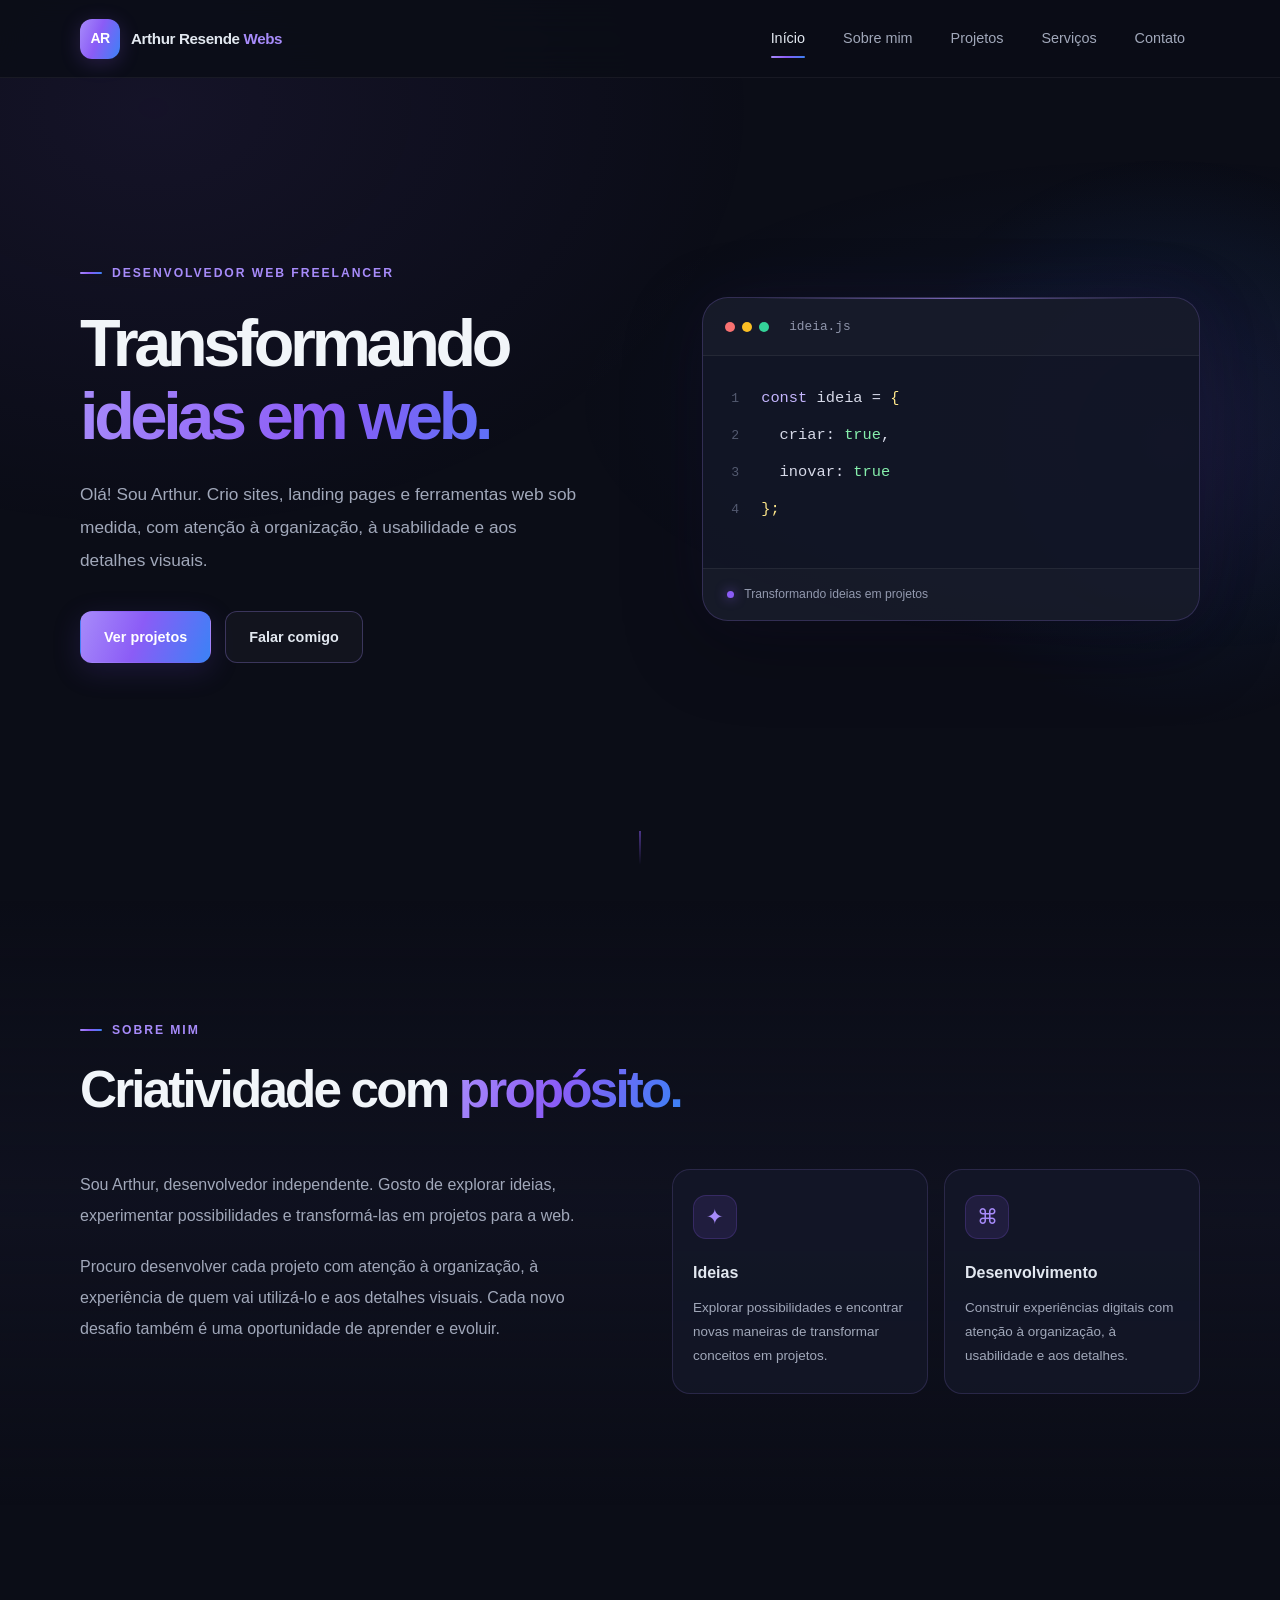
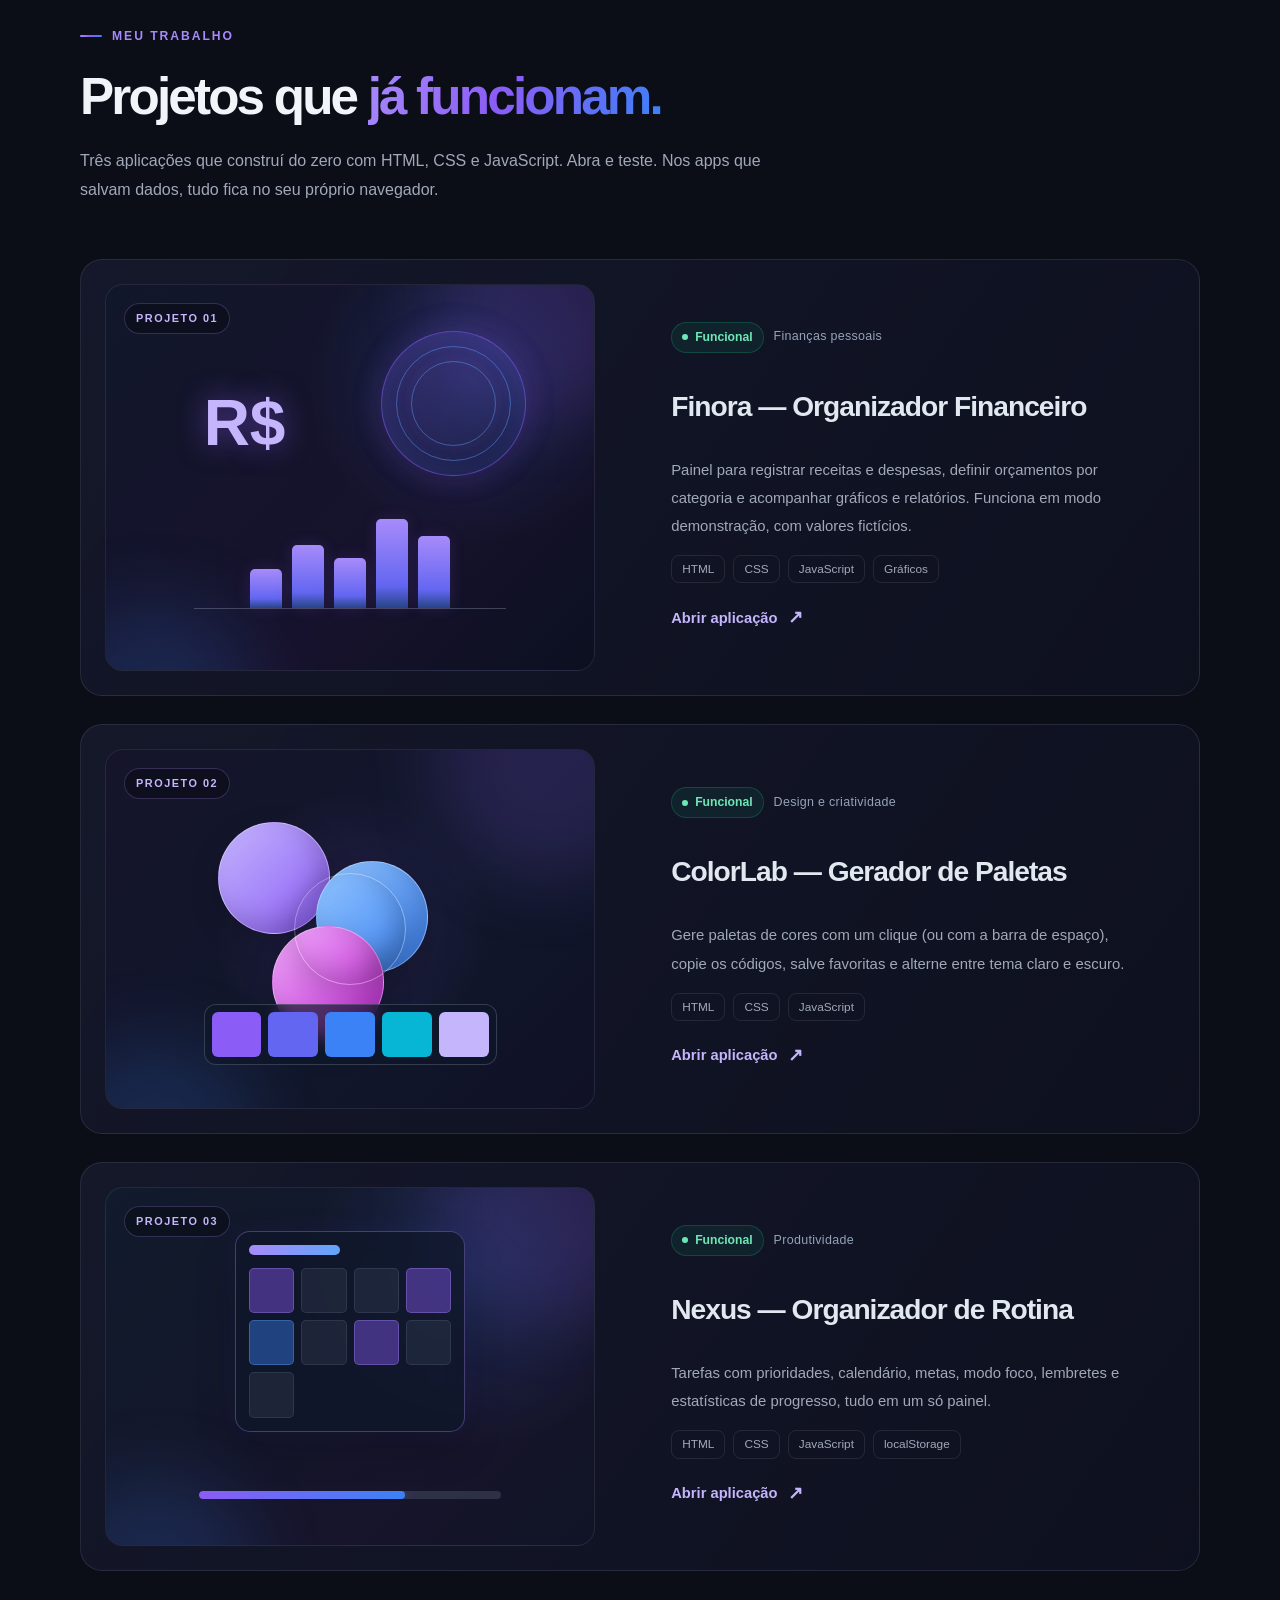
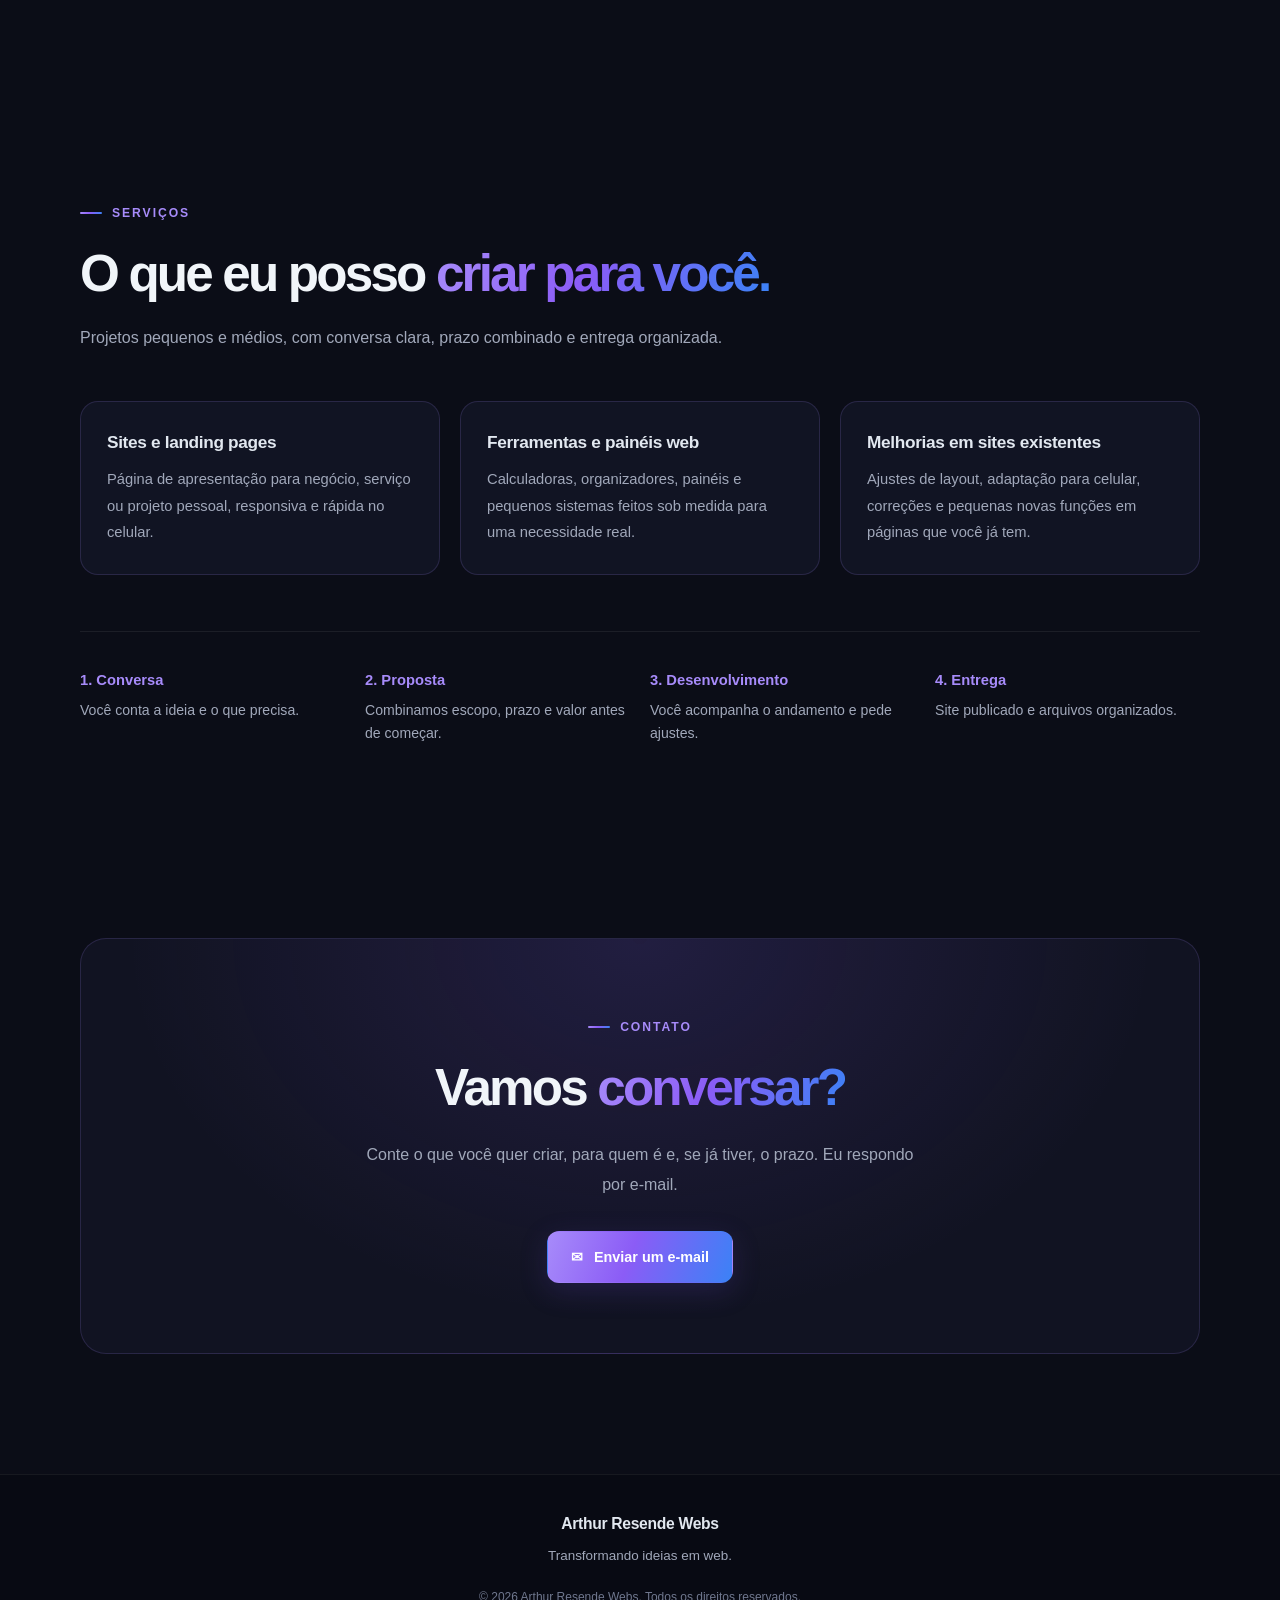
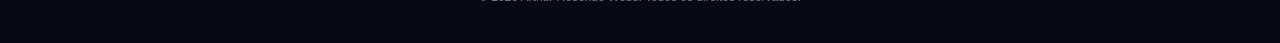
<file: index.html>
<!DOCTYPE html>
<html lang="pt-BR">
<head>
    <meta charset="UTF-8">
    <meta name="viewport" content="width=device-width, initial-scale=1.0">

    <meta
        name="description"
        content="Arthur Resende Webs — desenvolvedor web freelancer. Crio sites, landing pages e ferramentas web sob medida."
    >

    <meta name="theme-color" content="#0B0D17">

    <title>Arthur Resende Webs | Sites e ferramentas web sob medida</title>

    <!-- Folhas de estilo -->
    <link rel="stylesheet" href="css/style.css">
    <link rel="stylesheet" href="css/components.css">
    <link rel="stylesheet" href="css/projects.css">
    
</head>

<body>

    <!-- Cabeçalho fixo e navegação principal -->
    <header class="site-header" id="topo">
        <div class="container header-container">

            <a class="brand" href="#inicio" aria-label="Arthur Resende Webs - Início">
                <span class="brand-symbol" aria-hidden="true">AR</span>
                <span class="brand-name">Arthur Resende <strong>Webs</strong></span>
            </a>

            <button
                class="menu-toggle"
                id="menu-toggle"
                type="button"
                aria-label="Abrir menu"
                aria-expanded="false"
                aria-controls="main-navigation"
            >
                <span></span>
                <span></span>
                <span></span>
            </button>

            <nav class="main-navigation" id="main-navigation" aria-label="Navegação principal">
                <a href="#inicio" class="nav-link active">Início</a>
                <a href="#sobre" class="nav-link">Sobre mim</a>
                <a href="#projetos" class="nav-link">Projetos</a>
                <a href="#servicos" class="nav-link">Serviços</a>
                <a href="#contato" class="nav-link">Contato</a>
            </nav>

        </div>
    </header>


    <main>

        <!-- Seção inicial -->
        <section class="hero section" id="inicio">
            <div class="container hero-container">

                <div class="hero-content">
                    <span class="eyebrow">
                        DESENVOLVEDOR WEB FREELANCER
                    </span>

                    <h1>
                        Transformando
                        <span class="gradient-text">ideias em web.</span>
                    </h1>

                    <p class="hero-description">
                        Olá! Sou Arthur. Crio sites, landing pages e
                        ferramentas web sob medida, com atenção à
                        organização, à usabilidade e aos detalhes visuais.
                    </p>

                    <div class="hero-actions">
                        <a class="button button-primary" href="#projetos">Ver projetos</a>
                        <a class="button button-secondary" href="#contato">Falar comigo</a>
                    </div>
                </div>

                <!-- Painel visual decorativo -->
                <div class="code-panel" aria-label="Painel ilustrativo de código">
                    <div class="code-panel-header">
                        <div class="window-controls" aria-hidden="true">
                            <span></span>
                            <span></span>
                            <span></span>
                        </div>

                        <span class="code-filename">ideia.js</span>
                    </div>

                    <div class="code-panel-content">
                        <div class="code-line">
                            <span class="line-number">1</span>
                            <code><span class="code-purple">const</span> ideia = <span class="code-yellow">{</span></code>
                        </div>

                        <div class="code-line">
                            <span class="line-number">2</span>
                            <code>&nbsp;&nbsp;criar: <span class="code-green">true</span>,</code>
                        </div>

                        <div class="code-line">
                            <span class="line-number">3</span>
                            <code>&nbsp;&nbsp;inovar: <span class="code-green">true</span></code>
                        </div>

                        <div class="code-line">
                            <span class="line-number">4</span>
                            <code><span class="code-yellow">};</span></code>
                        </div>

                    </div>

                    <div class="code-panel-footer">
                        <span class="status-dot"></span>
                        Transformando ideias em projetos
                    </div>
                </div>

            </div>

            <!-- Indicador de rolagem; não é um botão principal -->
            <a
                href="#sobre"
                class="scroll-indicator"
                aria-label="Rolar para a seção Sobre mim"
            >
                <span class="scroll-indicator-line"></span>
            </a>
        </section>


        <!-- Seção Sobre mim -->
        <section class="about section" id="sobre">
            <div class="container about-container">

                <div class="section-heading">
                    <span class="eyebrow">SOBRE MIM</span>
                    <h2>Criatividade com <span class="gradient-text">propósito.</span></h2>
                </div>

                <div class="about-content">
                    <div class="about-text">
                        <p>
                            Sou Arthur, desenvolvedor independente. Gosto
                            de explorar ideias, experimentar possibilidades
                            e transformá-las em projetos para a web.
                        </p>

                        <p>
                            Procuro desenvolver cada projeto com atenção à
                            organização, à experiência de quem vai utilizá-lo
                            e aos detalhes visuais. Cada novo desafio também
                            é uma oportunidade de aprender e evoluir.
                        </p>
                    </div>

                    <div class="about-features">

                        <article class="feature-card">
                            <div class="feature-icon" aria-hidden="true">
                                <span>✦</span>
                            </div>

                            <h3>Ideias</h3>

                            <p>
                                Explorar possibilidades e encontrar novas
                                maneiras de transformar conceitos em projetos.
                            </p>
                        </article>

                        <article class="feature-card">
                            <div class="feature-icon" aria-hidden="true">
                                <span>⌘</span>
                            </div>

                            <h3>Desenvolvimento</h3>

                            <p>
                                Construir experiências digitais com atenção
                                à organização, à usabilidade e aos detalhes.
                            </p>
                        </article>

                    </div>
                </div>

            </div>
        </section>


        <!-- Seção Projetos -->
        <section class="projects section" id="projetos">
            <div class="container">

                <div class="section-heading projects-heading">
                    <span class="eyebrow">MEU TRABALHO</span>

                    <h2>Projetos que <span class="gradient-text">já funcionam.</span></h2>

                    <p>
                        Três aplicações que construí do zero com HTML, CSS e
                        JavaScript. Abra e teste. Nos apps que salvam dados,
                        tudo fica no seu próprio navegador.
                    </p>
                </div>

                <div class="projects-list">

                    <article class="project-card">
                        <a class="project-cover finance-cover" href="pages/projetos/financeira/index.html" aria-label="Abrir o Finora, organizador financeiro">
                            <div class="cover-decoration finance-decoration" aria-hidden="true">
                                <span class="finance-orb orb-one"></span>
                                <span class="finance-orb orb-two"></span>
                                <div class="finance-chart"><span></span><span></span><span></span><span></span><span></span></div>
                                <div class="finance-symbol">R$</div>
                            </div>
                            <span class="cover-number">PROJETO 01</span>
                        </a>

                        <div class="project-info">
                            <div class="project-meta">
                                <span class="project-status status-complete">Funcional</span>
                                <span class="project-category">Finanças pessoais</span>
                            </div>

                            <h3><a href="pages/projetos/financeira/index.html">Finora — Organizador Financeiro</a></h3>

                            <p>Painel para registrar receitas e despesas, definir orçamentos por categoria e acompanhar gráficos e relatórios. Funciona em modo demonstração, com valores fictícios.</p>

                            <ul class="project-tags" aria-label="Tecnologias">
                                <li>HTML</li>
                                <li>CSS</li>
                                <li>JavaScript</li>
                                <li>Gráficos</li>
                            </ul>

                            <a class="project-link" href="pages/projetos/financeira/index.html">Abrir aplicação</a>
                        </div>
                    </article>


                    <article class="project-card">
                        <a class="project-cover colorlab-cover" href="pages/projetos/colorlab/index.html" aria-label="Abrir o ColorLab, gerador de paletas">
                            <div class="cover-decoration colorlab-decoration" aria-hidden="true">
                                <span class="color-circle color-circle-one"></span>
                                <span class="color-circle color-circle-two"></span>
                                <span class="color-circle color-circle-three"></span>
                                <span class="color-circle color-circle-four"></span>
                                <div class="color-palette"><span></span><span></span><span></span><span></span><span></span></div>
                            </div>
                            <span class="cover-number">PROJETO 02</span>
                        </a>

                        <div class="project-info">
                            <div class="project-meta">
                                <span class="project-status status-complete">Funcional</span>
                                <span class="project-category">Design e criatividade</span>
                            </div>

                            <h3><a href="pages/projetos/colorlab/index.html">ColorLab — Gerador de Paletas</a></h3>

                            <p>Gere paletas de cores com um clique (ou com a barra de espaço), copie os códigos, salve favoritas e alterne entre tema claro e escuro.</p>

                            <ul class="project-tags" aria-label="Tecnologias">
                                <li>HTML</li>
                                <li>CSS</li>
                                <li>JavaScript</li>
                            </ul>

                            <a class="project-link" href="pages/projetos/colorlab/index.html">Abrir aplicação</a>
                        </div>
                    </article>


                    <article class="project-card">
                        <a class="project-cover routine-cover" href="pages/projetos/rotina/index.html" aria-label="Abrir o Nexus, organizador de rotina">
                            <div class="cover-decoration routine-decoration" aria-hidden="true">
                                <div class="routine-calendar">
                                    <div class="calendar-header"></div>
                                    <div class="calendar-grid"><span></span><span></span><span></span><span></span><span></span><span></span><span></span><span></span><span></span></div>
                                </div>
                                <div class="routine-progress"><span></span><span></span><span></span></div>
                            </div>
                            <span class="cover-number">PROJETO 03</span>
                        </a>

                        <div class="project-info">
                            <div class="project-meta">
                                <span class="project-status status-complete">Funcional</span>
                                <span class="project-category">Produtividade</span>
                            </div>

                            <h3><a href="pages/projetos/rotina/index.html">Nexus — Organizador de Rotina</a></h3>

                            <p>Tarefas com prioridades, calendário, metas, modo foco, lembretes e estatísticas de progresso, tudo em um só painel.</p>

                            <ul class="project-tags" aria-label="Tecnologias">
                                <li>HTML</li>
                                <li>CSS</li>
                                <li>JavaScript</li>
                                <li>localStorage</li>
                            </ul>

                            <a class="project-link" href="pages/projetos/rotina/index.html">Abrir aplicação</a>
                        </div>
                    </article>

                </div>
            </div>
        </section>


        <!-- Seção Serviços -->
        <section class="services section" id="servicos">
            <div class="container">

                <div class="section-heading">
                    <span class="eyebrow">SERVIÇOS</span>
                    <h2>O que eu posso <span class="gradient-text">criar para você.</span></h2>
                    <p>
                        Projetos pequenos e médios, com conversa clara,
                        prazo combinado e entrega organizada.
                    </p>
                </div>

                <div class="services-grid">
                    <article class="service-card">
                        <h3>Sites e landing pages</h3>
                        <p>Página de apresentação para negócio, serviço ou projeto pessoal, responsiva e rápida no celular.</p>
                    </article>

                    <article class="service-card">
                        <h3>Ferramentas e painéis web</h3>
                        <p>Calculadoras, organizadores, painéis e pequenos sistemas feitos sob medida para uma necessidade real.</p>
                    </article>

                    <article class="service-card">
                        <h3>Melhorias em sites existentes</h3>
                        <p>Ajustes de layout, adaptação para celular, correções e pequenas novas funções em páginas que você já tem.</p>
                    </article>
                </div>

                <ol class="process-steps" aria-label="Como funciona o trabalho">
                    <li><strong>1. Conversa</strong><span>Você conta a ideia e o que precisa.</span></li>
                    <li><strong>2. Proposta</strong><span>Combinamos escopo, prazo e valor antes de começar.</span></li>
                    <li><strong>3. Desenvolvimento</strong><span>Você acompanha o andamento e pede ajustes.</span></li>
                    <li><strong>4. Entrega</strong><span>Site publicado e arquivos organizados.</span></li>
                </ol>

            </div>
        </section>


        <!-- Seção Contato -->
        <section class="contact section" id="contato">
            <div class="container">

                <div class="contact-panel">
                    <span class="eyebrow">CONTATO</span>

                    <h2>Vamos <span class="gradient-text">conversar?</span></h2>

                    <p>
                        Conte o que você quer criar, para quem é e, se já
                        tiver, o prazo. Eu respondo por e-mail.
                    </p>

                    <!--
                        Para adicionar GitHub ou WhatsApp, copie o botão
                        abaixo e troque o link e o texto.
                        Use sempre um e-mail profissional (não pessoal).
                    -->
                    <a
                        class="button button-primary"
                        href="mailto:arthur.resende.webs@gmail.com?subject=Or%C3%A7amento%20de%20projeto%20web"
                    >
                        <span aria-hidden="true">✉</span>
                        Enviar um e-mail
                    </a>
                </div>

            </div>
        </section>

    </main>


    <!-- Rodapé minimalista -->
    <footer class="site-footer">
        <div class="container footer-container">

            <a class="footer-brand" href="#inicio">
                Arthur Resende Webs
            </a>

            <p class="footer-tagline">
                Transformando ideias em web.
            </p>

            <p class="footer-copyright">
                &copy; <span data-current-year>2026</span>
                Arthur Resende Webs. Todos os direitos reservados.
            </p>

        </div>
    </footer>


    <!-- JavaScript da navegação e da interface -->
    <script src="js/main.js" defer></script>
    <script src="js/navigation.js" defer></script>

</body>
</html>
</file>
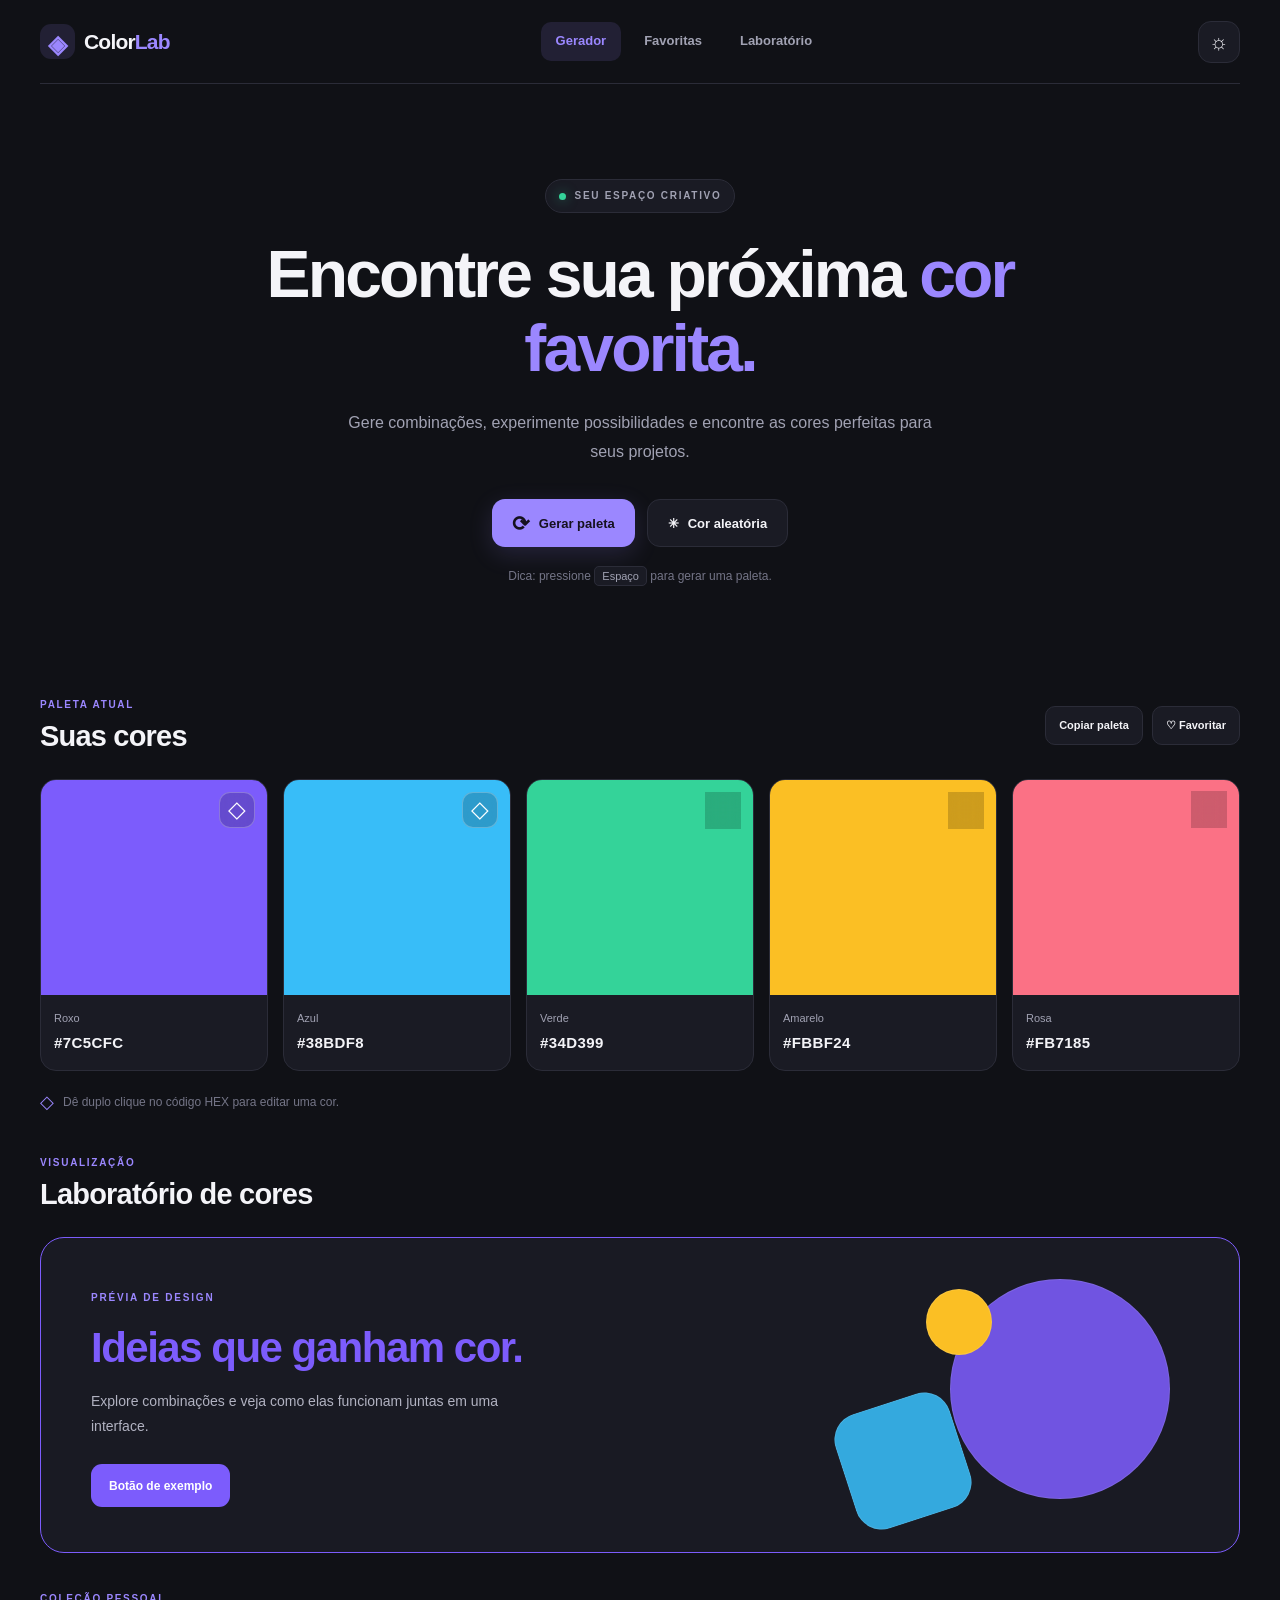
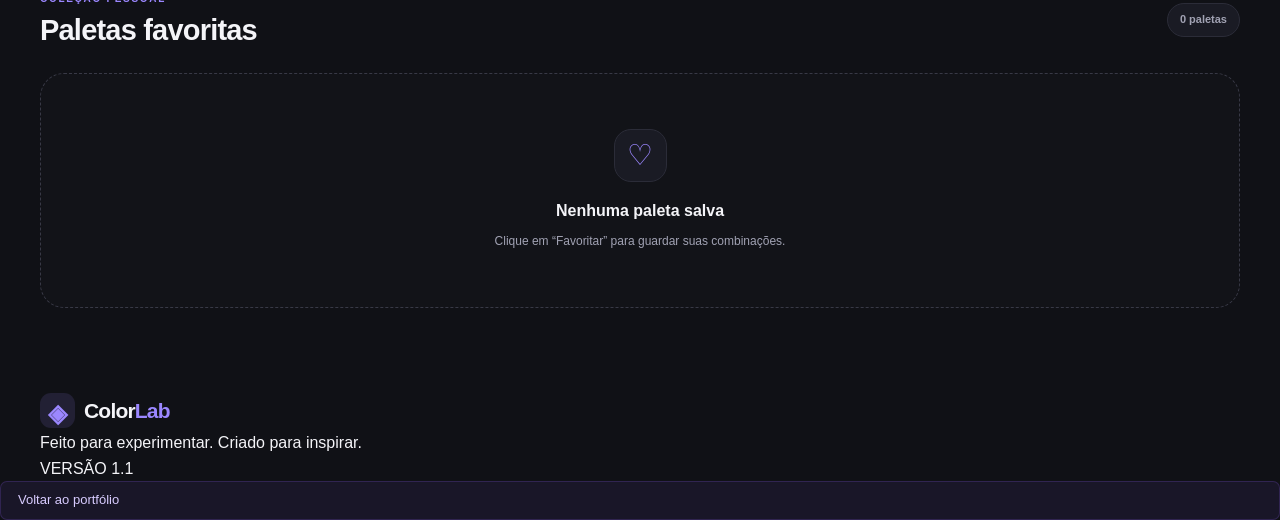
<file: pages/projetos/colorlab/index.html>
<!DOCTYPE html>
<html lang="pt-BR">
<head>
    <meta charset="UTF-8">
    <meta name="viewport" content="width=device-width, initial-scale=1.0">
    <meta name="theme-color" content="#101116">
    <meta name="description" content="ColorLab: crie, explore e organize paletas de cores.">
    <title>ColorLab — Gerador de Paletas</title>
    <link rel="stylesheet" href="style.css">
    <script src="script.js" defer></script>
</head>
<body>
    <div class="app-container">
        <header class="topbar">
            <a class="brand" href="#gerador" aria-label="ColorLab - início">
                <span class="brand-icon">◈</span>
                <span>Color<span class="brand-highlight">Lab</span></span>
            </a>

            <nav class="main-nav" aria-label="Navegação principal">
                <a href="#gerador" class="nav-link active">Gerador</a>
                <a href="#favoritas" class="nav-link">Favoritas</a>
                <a href="#laboratorio" class="nav-link">Laboratório</a>
            </nav>

            <button id="theme-toggle" class="icon-button" type="button"
                aria-label="Alternar tema" title="Alternar tema">☼</button>
        </header>

        <main>
            <section class="hero" id="gerador">
                <div class="eyebrow">
                    <span class="status-dot"></span>
                    SEU ESPAÇO CRIATIVO
                </div>

                <h1>Encontre sua próxima <span>cor favorita.</span></h1>
                <p class="hero-description">
                    Gere combinações, experimente possibilidades e encontre
                    as cores perfeitas para seus projetos.
                </p>

                <div class="generator-controls">
                    <button id="generate-button" class="primary-button" type="button">
                        <span aria-hidden="true">⟳</span> Gerar paleta
                    </button>
                    <button id="random-color-button" class="secondary-button" type="button">
                        <span aria-hidden="true">✳</span> Cor aleatória
                    </button>
                </div>

                <p class="keyboard-hint">
                    Dica: pressione <kbd>Espaço</kbd> para gerar uma paleta.
                </p>
            </section>

            <section class="palette-section" aria-labelledby="palette-heading">
                <div class="section-heading">
                    <div>
                        <p class="section-kicker">PALETA ATUAL</p>
                        <h2 id="palette-heading">Suas cores</h2>
                    </div>

                    <div class="palette-actions">
                        <button id="copy-palette-button"
                            class="secondary-button small-button" type="button">
                            Copiar paleta
                        </button>
                        <button id="favorite-palette-button"
                            class="secondary-button small-button" type="button">
                            ♡ Favoritar
                        </button>
                    </div>
                </div>

                <div id="palette-container" class="palette-grid">
                    <article class="color-card" data-color-index="0">
                        <div class="color-swatch" style="--swatch-color:#7C5CFC">
                            <button class="lock-button" type="button"
                                data-action="lock" data-index="0"
                                aria-label="Fixar primeira cor">◇</button>
                        </div>
                        <div class="color-info">
                            <span class="color-name">Roxo</span>
                            <button class="hex-button" type="button"
                                data-action="copy-color" data-index="0"
                                aria-label="Copiar HEX">#7C5CFC</button>
                        </div>
                    </article>

                    <article class="color-card" data-color-index="1">
                        <div class="color-swatch" style="--swatch-color:#38BDF8">
                            <button class="lock-button" type="button"
                                data-action="lock" data-index="1"
                                aria-label="Fixar segunda cor">◇</button>
                        </div>
                        <div class="color-info">
                            <span class="color-name">Azul</span>
                            <button class="hex-button" type="button"
                                data-action="copy-color" data-index="1">#38BDF8</button>
                        </div>
                    </article>

                    <article class="color-card" data-color-index="2">
                        <div class="color-swatch" style="--swatch-color:#34D399">
                            <button class="lock-button" type="button"
                                data-action="lock" data-index="2"
                                aria-label="Fixar terceira cor">◇</button>
                        </div>
                        <div class="color-info">
                            <span class="color-name">Verde</span>
                            <button class="hex-button" type="button"
                                data-action="copy-color" data-index="2">#34D399</button>
                        </div>
                    </article>

                    <article class="color-card" data-color-index="3">
                        <div class="color-swatch" style="--swatch-color:#FBBF24">
                            <button class="lock-button" type="button"
                                data-action="lock" data-index="3"
                                aria-label="Fixar quarta cor">◇</button>
                        </div>
                        <div class="color-info">
                            <span class="color-name">Amarelo</span>
                            <button class="hex-button" type="button"
                                data-action="copy-color" data-index="3">#FBBF24</button>
                        </div>
                    </article>

                    <article class="color-card" data-color-index="4">
                        <div class="color-swatch" style="--swatch-color:#FB7185">
                            <button class="lock-button" type="button"
                                data-action="lock" data-index="4"
                                aria-label="Fixar quinta cor">◇</button>
                        </div>
                        <div class="color-info">
                            <span class="color-name">Rosa</span>
                            <button class="hex-button" type="button"
                                data-action="copy-color" data-index="4">#FB7185</button>
                        </div>
                    </article>
                </div>

                <p class="section-footnote">
                    <span aria-hidden="true">◇</span>
                    Dê duplo clique no código HEX para editar uma cor.
                </p>
            </section>

            <section id="laboratorio" class="preview-section">
                <div class="section-heading">
                    <div>
                        <p class="section-kicker">VISUALIZAÇÃO</p>
                        <h2>Laboratório de cores</h2>
                    </div>
                </div>

                <div id="preview-card" class="preview-card">
                    <div class="preview-content">
                        <span class="preview-label">PRÉVIA DE DESIGN</span>
                        <h3 id="preview-title">Ideias que ganham cor.</h3>
                        <p id="preview-description">
                            Explore combinações e veja como elas funcionam
                            juntas em uma interface.
                        </p>
                        <button id="preview-button" type="button">Botão de exemplo</button>
                    </div>

                    <div class="preview-shapes" aria-hidden="true">
                        <div class="preview-circle"></div>
                        <div class="preview-square"></div>
                        <div class="preview-small-circle"></div>
                    </div>
                </div>
            </section>

            <section id="favoritas" class="favorites-section">
                <div class="section-heading">
                    <div>
                        <p class="section-kicker">COLEÇÃO PESSOAL</p>
                        <h2>Paletas favoritas</h2>
                    </div>
                    <span id="favorites-count" class="count-badge">0 paletas</span>
                </div>

                <div id="favorites-container" class="favorites-grid">
                    <div id="favorites-empty" class="empty-state">
                        <div class="empty-icon" aria-hidden="true">♡</div>
                        <h3>Nenhuma paleta salva</h3>
                        <p>
                            Clique em “Favoritar” para guardar suas combinações.
                        </p>
                    </div>
                </div>
            </section>
        </main>

        <footer class="footer">
            <a class="brand footer-brand" href="#gerador">
                <span class="brand-icon">◈</span>
                <span>Color<span class="brand-highlight">Lab</span></span>
            </a>
            <p>Feito para experimentar. Criado para inspirar.</p>
            <span class="footer-version">VERSÃO 1.1</span>
        </footer>

        <div id="toast" class="toast" role="status" aria-live="polite"></div>
    </div>

    <!-- Editor de cores: abre com duplo clique no HEX -->
    <div id="color-editor" class="editor-overlay" hidden>
        <section class="editor-dialog" role="dialog" aria-modal="true"
            aria-labelledby="editor-title">

            <header class="editor-header">
                <div>
                    <p class="section-kicker">COLORLAB / EDITOR</p>
                    <h2 id="editor-title">Editar cor</h2>
                </div>
                <button id="editor-close" class="editor-close" type="button"
                    aria-label="Fechar editor">×</button>
            </header>

            <div class="editor-preview-row">
                <div id="editor-preview" class="editor-preview"></div>
                <div>
                    <span class="editor-muted">Cor selecionada</span>
                    <strong id="editor-preview-hex">#7C5CFC</strong>
                </div>
            </div>

            <div class="editor-picker-area">
                <label for="editor-wheel">Roda / seletor de cores</label>
                <input id="editor-wheel" class="editor-wheel" type="color"
                    value="#7C5CFC" aria-label="Escolher cor visualmente">
                <p class="editor-muted">
                    Clique no seletor para abrir a roda de cores do dispositivo.
                </p>
            </div>

            <div class="editor-fields">
                <label class="editor-field" for="editor-r">
                    <span><i class="channel-dot red"></i> R — Vermelho</span>
                    <input id="editor-r" type="number" min="0" max="255"
                        step="1" value="124" inputmode="numeric">
                </label>

                <label class="editor-field" for="editor-g">
                    <span><i class="channel-dot green"></i> G — Verde</span>
                    <input id="editor-g" type="number" min="0" max="255"
                        step="1" value="92" inputmode="numeric">
                </label>

                <label class="editor-field" for="editor-b">
                    <span><i class="channel-dot blue"></i> B — Azul</span>
                    <input id="editor-b" type="number" min="0" max="255"
                        step="1" value="252" inputmode="numeric">
                </label>

                <label class="editor-field hex-field" for="editor-hex">
                    <span># — Código HEX</span>
                    <input id="editor-hex" type="text" value="#7C5CFC"
                        maxlength="7" spellcheck="false"
                        autocomplete="off" autocapitalize="characters"
                        placeholder="#RRGGBB">
                </label>
            </div>

            <p id="editor-error" class="editor-error" role="alert"></p>

            <footer class="editor-actions">
                <button id="editor-cancel" class="secondary-button"
                    type="button">Cancelar</button>
                <button id="editor-apply" class="primary-button"
                    type="button">Aplicar cor</button>
                    
            </footer>
        </section>
    </div>

    <a href="../../../index.html" class="back-portfolio">
                <i class="fa-solid fa-arrow-left"></i>
                <span>Voltar ao portfólio</span>
            </a>
        </aside>
</body>
</html>
</file>
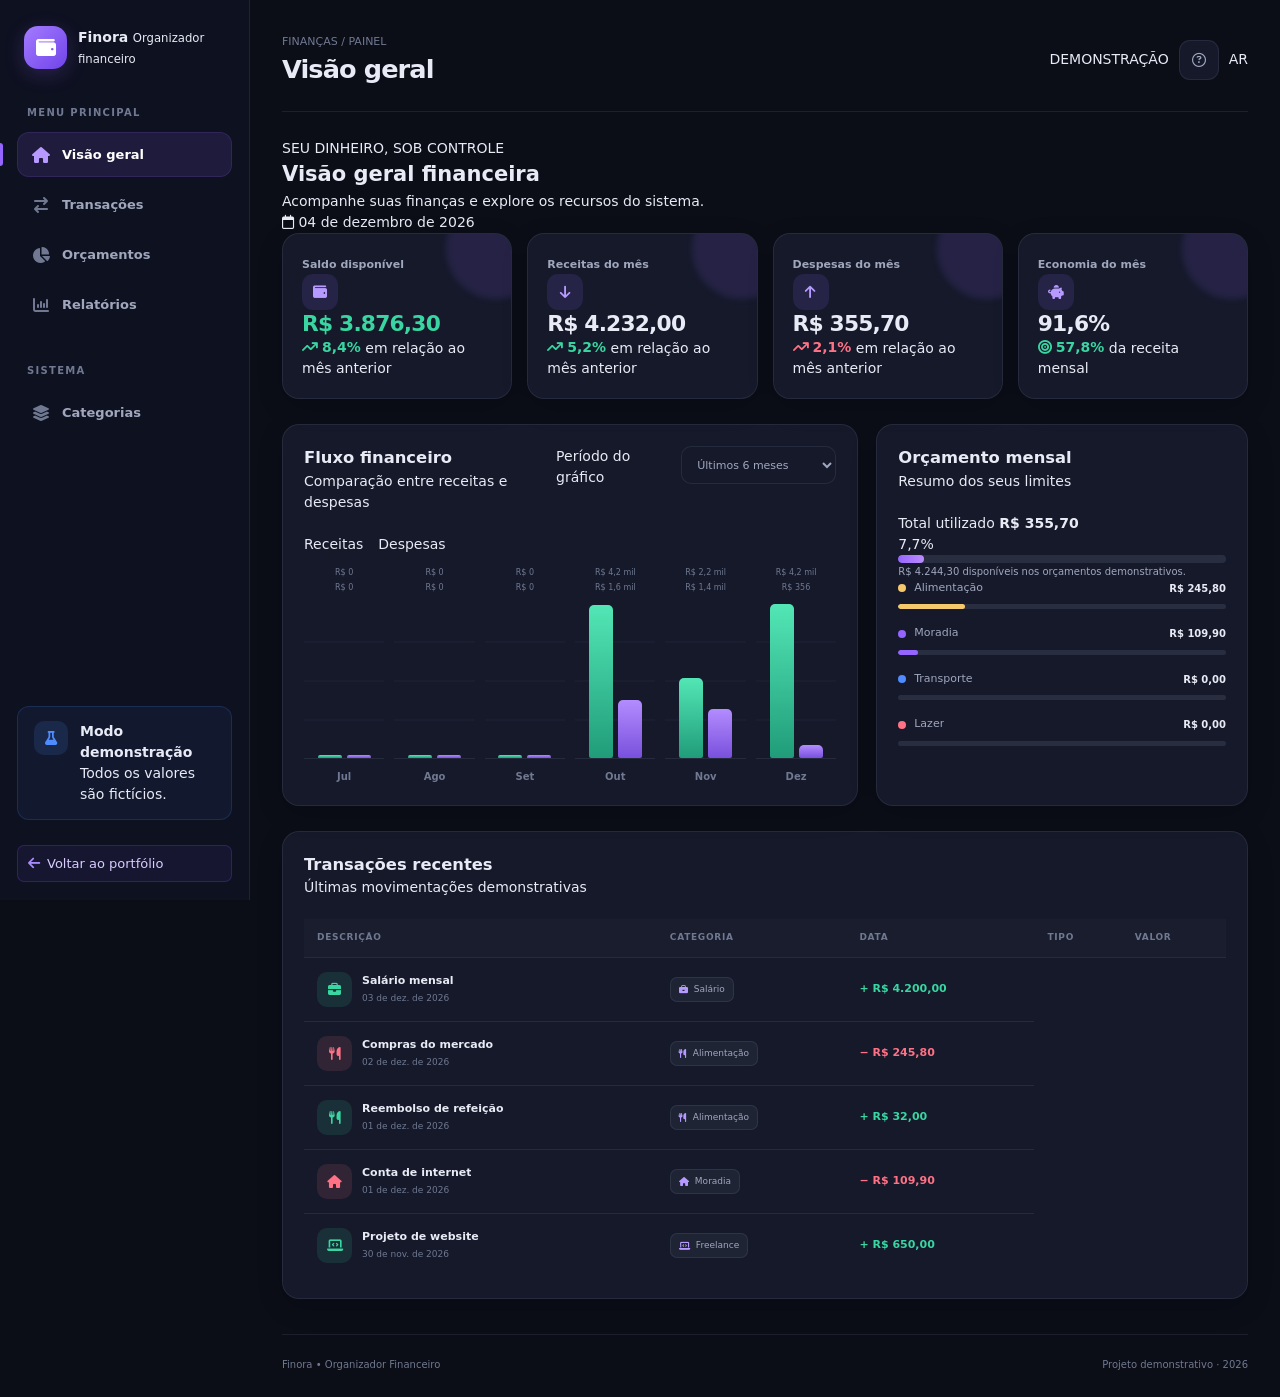
<file: pages/projetos/financeira/index.html>
<!DOCTYPE html>
<html lang="pt-BR">
<head>
    <meta charset="UTF-8">
    <meta name="viewport" content="width=device-width, initial-scale=1.0">

    <meta
        name="description"
        content="Organizador Financeiro Pessoal — demonstração interativa de controle financeiro, orçamentos e relatórios."
    >
    <meta name="theme-color" content="#0B0D17">

    <title>Finora — Organizador Financeiro</title>

    <!-- Estilos do projeto -->
    <link rel="stylesheet" href="style.css">

    <!-- Ícones -->
    <link
        rel="stylesheet"
        href="https://cdnjs.cloudflare.com/ajax/libs/font-awesome/6.7.2/css/all.min.css"
    >

    <!-- JavaScript do projeto -->
    <script src="script.js" defer></script>
</head>

<body>
    <div class="app-layout">

        <!-- ========================================
             BARRA LATERAL
        ========================================= -->
        <aside class="sidebar" id="sidebar">

            <a href="#inicio" class="brand">
                <span class="brand-icon">
                    <i class="fa-solid fa-wallet"></i>
                </span>

                <span class="brand-text">
                    <strong>Finora</strong>
                    <small>Organizador financeiro</small>
                </span>
            </a>

            <div class="sidebar-label">MENU PRINCIPAL</div>

            <nav class="sidebar-nav" aria-label="Navegação principal">
                <a href="#inicio" class="nav-link active" data-section="inicio">
                    <i class="fa-solid fa-house"></i>
                    <span>Visão geral</span>
                </a>

                <a href="#transacoes" class="nav-link" data-section="transacoes">
                    <i class="fa-solid fa-arrow-right-arrow-left"></i>
                    <span>Transações</span>
                </a>

                <a href="#orcamentos" class="nav-link" data-section="orcamentos">
                    <i class="fa-solid fa-chart-pie"></i>
                    <span>Orçamentos</span>
                </a>

                <a href="#relatorios" class="nav-link" data-section="relatorios">
                    <i class="fa-solid fa-chart-column"></i>
                    <span>Relatórios</span>
                </a>
            </nav>

            <div class="sidebar-divider"></div>

            <div class="sidebar-label">SISTEMA</div>

            <nav class="sidebar-nav" aria-label="Informações do sistema">
                <a href="#categorias" class="nav-link" data-section="categorias">
                    <i class="fa-solid fa-layer-group"></i>
                    <span>Categorias</span>
                </a>
            </nav>

            <div class="sidebar-spacer"></div>

            <div class="demo-notice">
                <span class="demo-notice-icon">
                    <i class="fa-solid fa-flask"></i>
                </span>

                <div>
                    <strong>Modo demonstração</strong>
                    <p>Todos os valores são fictícios.</p>
                </div>
            </div>

            <a href="../../../index.html" class="back-portfolio">
                <i class="fa-solid fa-arrow-left"></i>
                <span>Voltar ao portfólio</span>
            </a>
        </aside>

        <!-- ========================================
             CONTEÚDO PRINCIPAL
        ========================================= -->
        <main class="main-area main-content" id="conteudo-principal">

            <!-- CABEÇALHO -->
            <header class="topbar">
                <div class="topbar-left">
                    <button
                        class="icon-button menu-toggle"
                        id="menu-toggle"
                        type="button"
                        aria-label="Abrir menu"
                        aria-expanded="false"
                        aria-controls="sidebar"
                    >
                        <i class="fa-solid fa-bars"></i>
                    </button>

                    <div>
                        <p class="breadcrumb">FINANÇAS / PAINEL</p>
                        <h1 id="page-title">Visão geral</h1>
                    </div>
                </div>

                <div class="topbar-actions">
                    <div class="demo-badge">
                        <span></span>
                        DEMONSTRAÇÃO
                    </div>

                    <button
                        class="icon-button"
                        id="help-button"
                        type="button"
                        aria-label="Sobre a demonstração"
                        title="Sobre a demonstração"
                    >
                        <i class="fa-regular fa-circle-question"></i>
                    </button>

                    <div class="user-avatar" aria-label="Usuário de demonstração">
                        AR
                    </div>
                </div>
            </header>

            <!-- CONTEÚDO DAS SEÇÕES -->
            <div class="page-content">

                <!-- ====================================
                     VISÃO GERAL
                ===================================== -->
                <section id="inicio" class="content-section active">
                    <div class="welcome-row">
                        <div>
                            <p class="eyebrow">SEU DINHEIRO, SOB CONTROLE</p>
                            <h2>Visão geral financeira</h2>
                            <p class="section-description">
                                Acompanhe suas finanças e explore os recursos do sistema.
                            </p>
                        </div>

                        <div class="date-display">
                            <i class="fa-regular fa-calendar"></i>
                            <span id="current-date">Outubro de 2026</span>
                        </div>
                    </div>

                    <!-- CARDS FINANCEIROS -->
                    <div class="summary-grid">

                        <article class="summary-card balance-card">
                            <div class="summary-top">
                                <span class="summary-label">Saldo disponível</span>
                                <span class="summary-icon purple">
                                    <i class="fa-solid fa-wallet"></i>
                                </span>
                            </div>

                            <div class="summary-value" id="balance-value">
                                R$ 4.850,00
                            </div>

                            <div class="summary-footer">
                                <span class="trend positive">
                                    <i class="fa-solid fa-arrow-trend-up"></i>
                                    8,4%
                                </span>
                                <span>em relação ao mês anterior</span>
                            </div>
                        </article>

                        <article class="summary-card">
                            <div class="summary-top">
                                <span class="summary-label">Receitas do mês</span>
                                <span class="summary-icon green">
                                    <i class="fa-solid fa-arrow-down"></i>
                                </span>
                            </div>

                            <div class="summary-value" id="income-value">
                                R$ 5.800,00
                            </div>

                            <div class="summary-footer">
                                <span class="trend positive">
                                    <i class="fa-solid fa-arrow-trend-up"></i>
                                    5,2%
                                </span>
                                <span>em relação ao mês anterior</span>
                            </div>
                        </article>

                        <article class="summary-card">
                            <div class="summary-top">
                                <span class="summary-label">Despesas do mês</span>
                                <span class="summary-icon red">
                                    <i class="fa-solid fa-arrow-up"></i>
                                </span>
                            </div>

                            <div class="summary-value" id="expense-value">
                                R$ 2.450,00
                            </div>

                            <div class="summary-footer">
                                <span class="trend negative">
                                    <i class="fa-solid fa-arrow-trend-up"></i>
                                    2,1%
                                </span>
                                <span>em relação ao mês anterior</span>
                            </div>
                        </article>

                        <article class="summary-card">
                            <div class="summary-top">
                                <span class="summary-label">Economia do mês</span>
                                <span class="summary-icon blue">
                                    <i class="fa-solid fa-piggy-bank"></i>
                                </span>
                            </div>

                            <div class="summary-value" id="savings-value">
                                R$ 3.350,00
                            </div>

                            <div class="summary-footer">
                                <span class="trend positive">
                                    <i class="fa-solid fa-bullseye"></i>
                                    57,8%
                                </span>
                                <span>da receita mensal</span>
                            </div>
                        </article>

                    </div>

                    <!-- GRÁFICO E ORÇAMENTO -->
                    <div class="dashboard-grid">

                        <article class="panel chart-panel">
                            <div class="panel-header">
                                <div>
                                    <h3>Fluxo financeiro</h3>
                                    <p>Comparação entre receitas e despesas</p>
                                </div>

                                <label class="visually-hidden" for="chart-period">
                                    Período do gráfico
                                </label>

                                <select id="chart-period" class="select-control">
                                    <option value="6">Últimos 6 meses</option>
                                    <option value="3">Últimos 3 meses</option>
                                </select>
                            </div>

                            <div class="chart-legend">
                                <span>
                                    <i class="legend-dot income-dot"></i>
                                    Receitas
                                </span>

                                <span>
                                    <i class="legend-dot expense-dot"></i>
                                    Despesas
                                </span>
                            </div>

                            <div
                                class="bar-chart"
                                id="cashflow-chart"
                                role="img"
                                aria-label="Gráfico demonstrativo de receitas e despesas mensais"
                            >
                                <!-- Preenchido pelo JavaScript -->
                            </div>
                        </article>

                        <article class="panel budget-panel">
                            <div class="panel-header">
                                <div>
                                    <h3>Orçamento mensal</h3>
                                    <p>Resumo dos seus limites</p>
                                </div>

                                <button
                                    class="text-button"
                                    type="button"
                                    data-go-to="orcamentos"
                                >
                                    Ver tudo
                                    <i class="fa-solid fa-arrow-right"></i>
                                </button>
                            </div>

                            <div class="budget-total">
                                <div>
                                    <span class="muted-label">Total utilizado</span>
                                    <strong id="budget-used">R$ 2.450,00</strong>
                                </div>

                                <div class="budget-percentage" id="budget-percentage">
                                    61%
                                </div>
                            </div>

                            <div class="progress-track">
                                <div
                                    class="progress-fill purple-fill"
                                    id="budget-progress"
                                    style="width: 61%"
                                ></div>
                            </div>

                            <p class="budget-caption" id="budget-caption">
                                R$ 1.550,00 restantes do limite demonstrativo.
                            </p>

                            <div class="mini-budget-list" id="mini-budget-list">
                                <!-- Preenchido pelo JavaScript -->
                            </div>
                        </article>

                    </div>

                    <!-- TRANSAÇÕES RECENTES -->
                    <article class="panel transactions-panel">
                        <div class="panel-header">
                            <div>
                                <h3>Transações recentes</h3>
                                <p>Últimas movimentações demonstrativas</p>
                            </div>

                            <button
                                class="text-button"
                                type="button"
                                data-go-to="transacoes"
                            >
                                Ver transações
                                <i class="fa-solid fa-arrow-right"></i>
                            </button>
                        </div>

                        <div class="table-wrapper">
                            <table class="data-table">
                                <thead>
                                    <tr>
                                        <th>Descrição</th>
                                        <th>Categoria</th>
                                        <th>Data</th>
                                        <th>Tipo</th>
                                        <th class="text-right">Valor</th>
                                    </tr>
                                </thead>

                                <tbody id="recent-transactions">
                                    <!-- Preenchido pelo JavaScript -->
                                </tbody>
                            </table>
                        </div>
                    </article>

                </section>

                <!-- ====================================
                     TRANSAÇÕES
                ===================================== -->
                <section id="transacoes" class="content-section">
                    <div class="section-heading">
                        <div>
                            <p class="eyebrow">MOVIMENTAÇÕES</p>
                            <h2>Transações</h2>
                            <p class="section-description">
                                Explore receitas e despesas fictícias.
                            </p>
                        </div>
                    </div>

                    <div class="transaction-summary-grid">
                        <article class="panel compact-stat">
                            <span>Receitas demonstrativas</span>
                            <strong class="text-income" id="transaction-income">
                                R$ 5.800,00
                            </strong>
                        </article>

                        <article class="panel compact-stat">
                            <span>Despesas demonstrativas</span>
                            <strong class="text-expense" id="transaction-expenses">
                                R$ 2.450,00
                            </strong>
                        </article>

                        <article class="panel compact-stat">
                            <span>Movimentações</span>
                            <strong id="transaction-count">8</strong>
                        </article>
                    </div>

                    <article class="panel">
                        <div class="panel-header transaction-filters-header">
                            <div>
                                <h3>Histórico de movimentações</h3>
                                <p>Os registros abaixo são apenas exemplos.</p>
                            </div>
                        </div>

                        <div class="filter-row">
                            <label class="search-box">
                                <i class="fa-solid fa-magnifying-glass"></i>
                                <input
                                    id="transaction-search"
                                    type="search"
                                    placeholder="Buscar transação..."
                                >
                            </label>

                            <label class="visually-hidden" for="transaction-type-filter">
                                Filtrar por tipo
                            </label>

                            <select id="transaction-type-filter" class="select-control">
                                <option value="all">Todos os tipos</option>
                                <option value="income">Receitas</option>
                                <option value="expense">Despesas</option>
                            </select>

                            <label class="visually-hidden" for="transaction-category-filter">
                                Filtrar por categoria
                            </label>

                            <select id="transaction-category-filter" class="select-control">
                                <option value="all">Todas as categorias</option>
                            </select>
                        </div>

                        <div class="table-wrapper">
                            <table class="data-table">
                                <thead>
                                    <tr>
                                        <th>Descrição</th>
                                        <th>Categoria</th>
                                        <th>Data</th>
                                        <th>Tipo</th>
                                        <th class="text-right">Valor</th>
                                    </tr>
                                </thead>

                                <tbody id="all-transactions">
                                    <!-- Preenchido pelo JavaScript -->
                                </tbody>
                            </table>
                        </div>

                        <div class="table-footer">
                            <span id="transaction-results">
                                Exibindo transações de demonstração
                            </span>
                            <span>Valores fictícios</span>
                        </div>
                    </article>
                </section>

                <!-- ====================================
                     ORÇAMENTOS
                ===================================== -->
                <section id="orcamentos" class="content-section">
                    <div class="section-heading">
                        <div>
                            <p class="eyebrow">PLANEJAMENTO</p>
                            <h2>Orçamentos</h2>
                            <p class="section-description">
                                Acompanhe limites fictícios por categoria.
                            </p>
                        </div>
                    </div>

                    <div class="budget-overview-grid">
                        <article class="panel budget-overview-card">
                            <span class="summary-icon purple">
                                <i class="fa-solid fa-wallet"></i>
                            </span>
                            <p>Limite total</p>
                            <strong id="total-budget-value">R$ 4.000,00</strong>
                        </article>

                        <article class="panel budget-overview-card">
                            <span class="summary-icon blue">
                                <i class="fa-solid fa-chart-pie"></i>
                            </span>
                            <p>Total utilizado</p>
                            <strong id="total-spent-value">R$ 2.450,00</strong>
                        </article>

                        <article class="panel budget-overview-card">
                            <span class="summary-icon green">
                                <i class="fa-solid fa-piggy-bank"></i>
                            </span>
                            <p>Limite restante</p>
                            <strong id="total-remaining-value">R$ 1.550,00</strong>
                        </article>
                    </div>

                    <div class="budget-cards-grid" id="budget-cards">
                        <!-- Cartões de orçamento preenchidos pelo JavaScript -->
                    </div>

                    <div class="demo-disclaimer">
                        <i class="fa-solid fa-circle-info"></i>
                        <p>
                            Estes limites e valores são fictícios e servem apenas
                            para demonstrar como o sistema poderia acompanhar
                            os gastos por categoria.
                        </p>
                    </div>
                </section>

                <!-- ====================================
                     RELATÓRIOS
                ===================================== -->
                <section id="relatorios" class="content-section">
                    <div class="section-heading">
                        <div>
                            <p class="eyebrow">ANÁLISE FINANCEIRA</p>
                            <h2>Relatórios</h2>
                            <p class="section-description">
                                Visualize indicadores e distribuições de exemplo.
                            </p>
                        </div>

                        <label class="report-period">
                            <span>Período</span>
                            <select id="report-period" class="select-control">
                                <option value="month">Mês atual</option>
                                <option value="quarter">Últimos 3 meses</option>
                                <option value="year">Últimos 6 meses</option>
                            </select>
                        </label>
                    </div>

                    <div class="report-kpi-grid">
                        <article class="panel report-kpi">
                            <span>Receitas</span>
                            <strong id="report-income">R$ 5.800,00</strong>
                            <small>Valores demonstrativos</small>
                        </article>

                        <article class="panel report-kpi">
                            <span>Despesas</span>
                            <strong id="report-expenses">R$ 2.450,00</strong>
                            <small>Valores demonstrativos</small>
                        </article>

                        <article class="panel report-kpi">
                            <span>Saldo do período</span>
                            <strong id="report-balance">R$ 3.350,00</strong>
                            <small>Receitas menos despesas</small>
                        </article>

                        <article class="panel report-kpi">
                            <span>Taxa de economia</span>
                            <strong id="report-savings-rate">57,8%</strong>
                            <small>Saldo dividido pelas receitas</small>
                        </article>
                    </div>

                    <div class="dashboard-grid report-charts-grid">
                        <article class="panel">
                            <div class="panel-header">
                                <div>
                                    <h3>Despesas por categoria</h3>
                                    <p>Distribuição dos gastos do período</p>
                                </div>
                            </div>

                            <div
                                id="category-chart"
                                class="category-chart"
                                role="img"
                                aria-label="Distribuição demonstrativa das despesas por categoria"
                            >
                                <!-- Preenchido pelo JavaScript -->
                            </div>
                        </article>

                        <article class="panel">
                            <div class="panel-header">
                                <div>
                                    <h3>Resumo financeiro</h3>
                                    <p>Comparação de receitas e despesas</p>
                                </div>
                            </div>

                            <div id="report-comparison" class="report-comparison">
                                <!-- Preenchido pelo JavaScript -->
                            </div>
                        </article>
                    </div>

                    <article class="panel">
                        <div class="panel-header">
                            <div>
                                <h3>Evolução mensal</h3>
                                <p>Comparação dos últimos meses de exemplo</p>
                            </div>
                        </div>

                        <div
                            class="bar-chart report-monthly-chart"
                            id="report-monthly-chart"
                            role="img"
                            aria-label="Comparação mensal demonstrativa de receitas e despesas"
                        >
                            <!-- Preenchido pelo JavaScript -->
                        </div>
                    </article>
                </section>

                <!-- ====================================
                     CATEGORIAS
                ===================================== -->
                <section id="categorias" class="content-section">
                    <div class="section-heading">
                        <div>
                            <p class="eyebrow">ORGANIZAÇÃO</p>
                            <h2>Categorias</h2>
                            <p class="section-description">
                                Conheça as categorias usadas nos registros fictícios.
                            </p>
                        </div>
                    </div>

                    <div class="category-cards-grid" id="category-cards">
                        <!-- Categorias preenchidas pelo JavaScript -->
                    </div>

                    <div class="demo-disclaimer">
                        <i class="fa-solid fa-circle-info"></i>
                        <p>
                            A versão demonstrativa não permite criar, editar ou
                            excluir categorias permanentemente.
                        </p>
                    </div>
                </section>

                <!-- RODAPÉ -->
                <footer class="app-footer">
                    <span>Finora <span class="footer-dot">•</span> Organizador Financeiro</span>
                    <span>Projeto demonstrativo · <span id="footer-year">2026</span></span>
                </footer>

            </div>
        </main>
    </div>

    <!-- FUNDO DO MENU MOBILE -->
    <div class="sidebar-overlay" id="sidebar-overlay"></div>

    <!-- MODAL INFORMATIVO -->
    <dialog class="info-dialog" id="info-dialog">
        <div class="dialog-header">
            <span class="summary-icon purple">
                <i class="fa-solid fa-flask"></i>
            </span>

            <button
                class="icon-button"
                id="close-dialog"
                type="button"
                aria-label="Fechar"
            >
                <i class="fa-solid fa-xmark"></i>
            </button>
        </div>

        <h2>Sobre esta demonstração</h2>

        <p>
            O Finora é um projeto demonstrativo de organização financeira.
            Os nomes, saldos, receitas, despesas e orçamentos apresentados
            são fictícios.
        </p>

        <p>
            Nenhuma informação financeira é salva. As interações servem
            para explorar a interface, os filtros e os relatórios.
        </p>

        <button class="primary-button" id="dialog-ok" type="button">
            Entendi
        </button>
    </dialog>

</body>
</html>
</file>
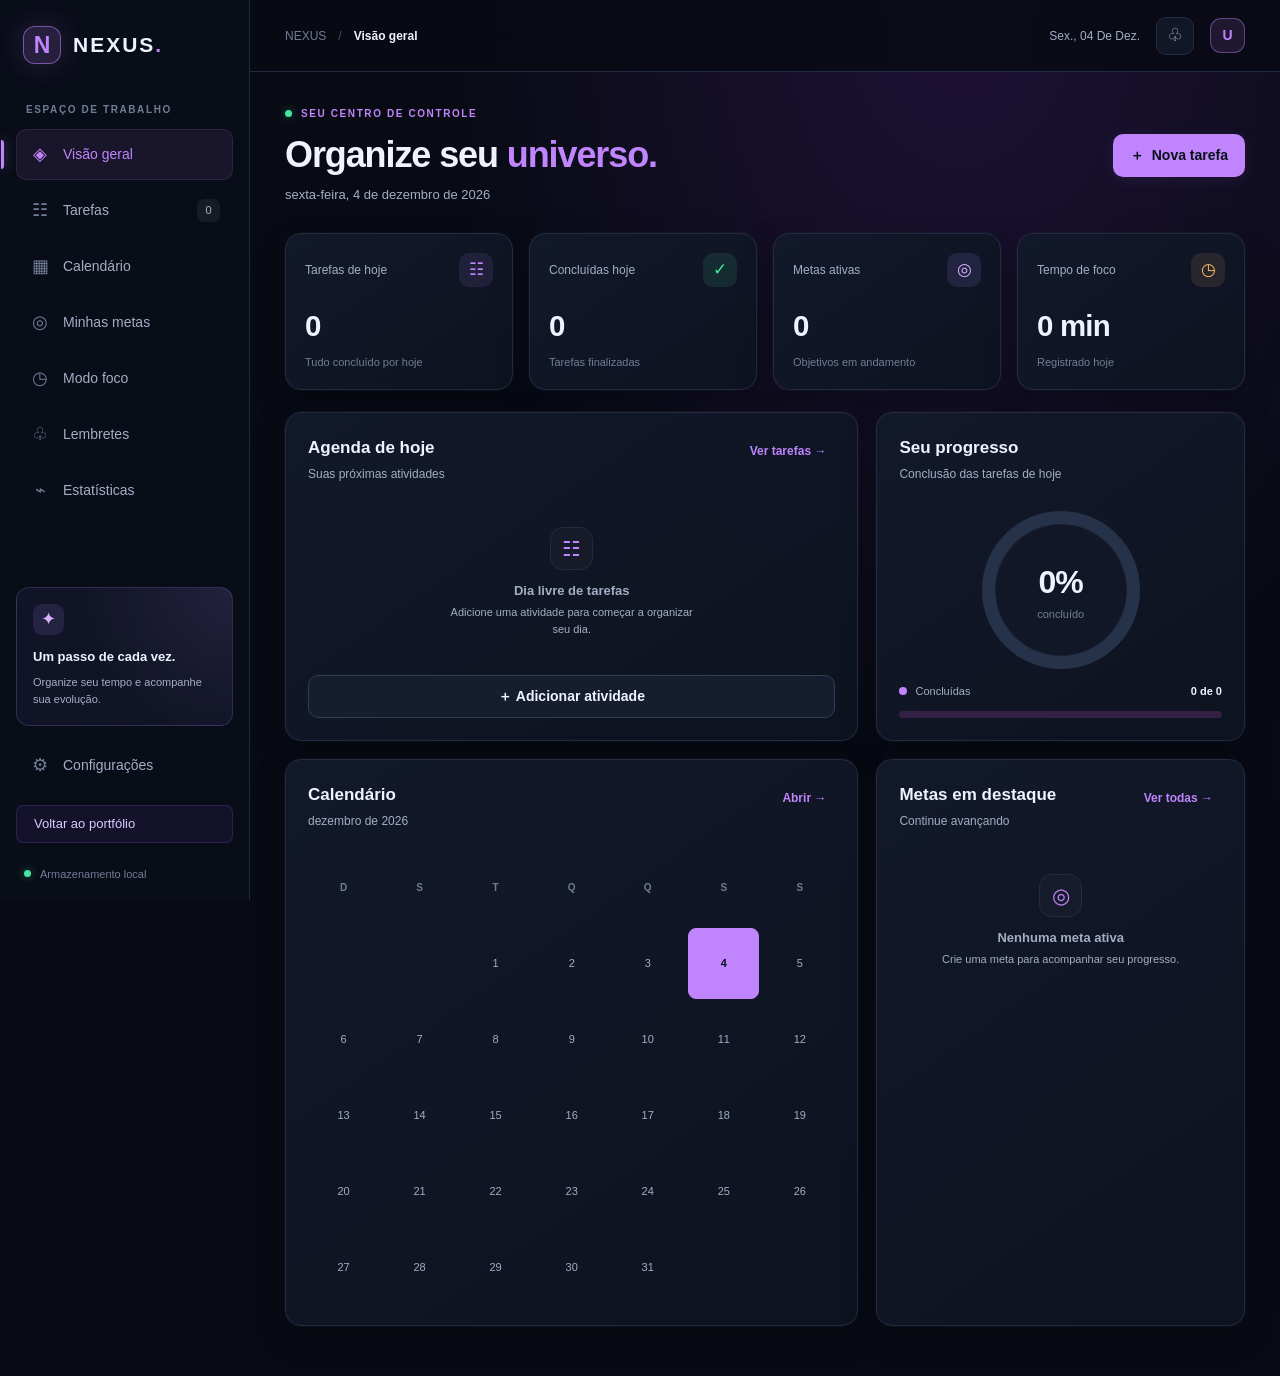
<file: pages/projetos/rotina/index.html>
<!DOCTYPE html>
<html lang="pt-BR">
<head>
    <meta charset="UTF-8">
    <meta name="viewport" content="width=device-width, initial-scale=1.0">
    <meta name="theme-color" content="#080b14">
    <meta name="description" content="Organizador pessoal de rotina, tarefas, metas e produtividade.">

    <title>NEXUS — Organizador de Rotina</title>

    <link rel="stylesheet" href="style.css">
    <script src="script.js" defer></script>
</head>
<body>
    <div class="app-shell">

        <aside class="sidebar" id="sidebar">
            <a class="brand" href="#dashboard" aria-label="NEXUS, página inicial">
                <span class="brand-symbol">N</span>
                <span class="brand-name">NEXUS<span>.</span></span>
            </a>

            <div class="sidebar-label">ESPAÇO DE TRABALHO</div>

            <nav class="main-nav" aria-label="Navegação principal">
                <button class="nav-item active" data-page="dashboard">
                    <span>◈</span> Visão geral
                </button>
                <button class="nav-item" data-page="tasks">
                    <span>☷</span> Tarefas
                    <span class="nav-counter" id="nav-task-count">0</span>
                </button>
                <button class="nav-item" data-page="calendar">
                    <span>▦</span> Calendário
                </button>
                <button class="nav-item" data-page="goals">
                    <span>◎</span> Minhas metas
                </button>
                <button class="nav-item" data-page="pomodoro">
                    <span>◷</span> Modo foco
                </button>
                <button class="nav-item" data-page="reminders">
                    <span>♧</span> Lembretes
                </button>
                <button class="nav-item" data-page="analytics">
                    <span>⌁</span> Estatísticas
                </button>
            </nav>

            <div class="sidebar-bottom">
                <div class="focus-card">
                    <div class="focus-card-icon">✦</div>
                    <strong>Um passo de cada vez.</strong>
                    <p>Organize seu tempo e acompanhe sua evolução.</p>
                </div>

                <button class="nav-item" data-page="settings">
                    <span>⚙</span> Configurações
                </button>

                <a href="../../../index.html" class="back-portfolio">
                <i class="fa-solid fa-arrow-left"></i>
                <span>Voltar ao portfólio</span>
                </a>
            

                <div class="storage-status">
                    <span class="status-dot"></span>
                    <span>Armazenamento local</span>
                </div>
            </div>
        </aside>

        <main class="main-content">
            <header class="topbar">
                <button class="icon-button menu-toggle" id="menu-toggle"
                    aria-label="Abrir menu" aria-expanded="false">
                    ☰
                </button>

                <div class="breadcrumb">
                    <span>NEXUS</span>
                    <span class="breadcrumb-separator">/</span>
                    <strong id="current-section">Visão geral</strong>
                </div>

                <div class="topbar-actions">
                    <span class="current-date" id="header-date"></span>
                    <button class="icon-button" id="notification-button"
                        aria-label="Ativar notificações" title="Notificações">
                        ♧
                    </button>
                    <button class="avatar" id="profile-button" title="Perfil">U</button>
                </div>
            </header>

            <div class="page-container">

                <!-- VISÃO GERAL -->
                <section class="page active" id="page-dashboard">
                    <div class="welcome-row">
                        <div>
                            <div class="eyebrow">
                                <span class="status-dot"></span>
                                SEU CENTRO DE CONTROLE
                            </div>
                            <h1>Organize seu <span>universo.</span></h1>
                            <p class="page-description" id="welcome-date">
                                Uma nova oportunidade para avançar.
                            </p>
                        </div>

                        <button class="primary-button" id="quick-add-task">
                            <span>＋</span> Nova tarefa
                        </button>
                    </div>

                    <div class="stats-grid">
                        <article class="stat-card">
                            <div class="stat-top">
                                <span>Tarefas de hoje</span>
                                <span class="stat-icon cyan">☷</span>
                            </div>
                            <strong class="stat-value" id="stat-tasks">0</strong>
                            <span class="stat-caption" id="stat-tasks-caption">
                                Nenhuma tarefa cadastrada
                            </span>
                        </article>

                        <article class="stat-card">
                            <div class="stat-top">
                                <span>Concluídas hoje</span>
                                <span class="stat-icon green">✓</span>
                            </div>
                            <strong class="stat-value" id="stat-completed">0</strong>
                            <span class="stat-caption">Tarefas finalizadas</span>
                        </article>

                        <article class="stat-card">
                            <div class="stat-top">
                                <span>Metas ativas</span>
                                <span class="stat-icon purple">◎</span>
                            </div>
                            <strong class="stat-value" id="stat-goals">0</strong>
                            <span class="stat-caption">Objetivos em andamento</span>
                        </article>

                        <article class="stat-card">
                            <div class="stat-top">
                                <span>Tempo de foco</span>
                                <span class="stat-icon orange">◷</span>
                            </div>
                            <strong class="stat-value" id="stat-focus">0 min</strong>
                            <span class="stat-caption">Registrado hoje</span>
                        </article>
                    </div>

                    <div class="dashboard-grid">
                        <article class="panel tasks-panel">
                            <div class="panel-heading">
                                <div>
                                    <h2>Agenda de hoje</h2>
                                    <p>Suas próximas atividades</p>
                                </div>
                                <button class="text-button" data-go="tasks">
                                    Ver tarefas →
                                </button>
                            </div>

                            <div class="task-list" id="today-task-list"></div>

                            <button class="secondary-button full-width"
                                id="dashboard-add-task">
                                ＋ Adicionar atividade
                            </button>
                        </article>

                        <article class="panel progress-panel">
                            <div class="panel-heading">
                                <div>
                                    <h2>Seu progresso</h2>
                                    <p>Conclusão das tarefas de hoje</p>
                                </div>
                            </div>

                            <div class="progress-ring-wrap">
                                <div class="progress-ring" id="daily-progress-ring">
                                    <div class="progress-ring-inner">
                                        <strong id="daily-progress-value">0%</strong>
                                        <span>concluído</span>
                                    </div>
                                </div>
                            </div>

                            <div class="progress-legend">
                                <span><i class="legend-dot completed-dot"></i> Concluídas</span>
                                <strong id="daily-progress-count">0 de 0</strong>
                            </div>

                            <div class="progress-track">
                                <div class="progress-fill" id="daily-progress-bar"></div>
                            </div>
                        </article>

                        <article class="panel mini-calendar-panel">
                            <div class="panel-heading">
                                <div>
                                    <h2>Calendário</h2>
                                    <p id="mini-calendar-month"></p>
                                </div>
                                <button class="text-button" data-go="calendar">
                                    Abrir →
                                </button>
                            </div>
                            <div class="mini-calendar" id="mini-calendar"></div>
                        </article>

                        <article class="panel goals-panel">
                            <div class="panel-heading">
                                <div>
                                    <h2>Metas em destaque</h2>
                                    <p>Continue avançando</p>
                                </div>
                                <button class="text-button" data-go="goals">
                                    Ver todas →
                                </button>
                            </div>
                            <div id="dashboard-goals"></div>
                        </article>
                    </div>
                </section>

                <!-- TAREFAS -->
                <section class="page" id="page-tasks">
                    <div class="page-heading-row">
                        <div>
                            <div class="eyebrow">ORGANIZAÇÃO</div>
                            <h1>Minhas <span>tarefas.</span></h1>
                            <p class="page-description">Transforme planos em ações.</p>
                        </div>
                        <button class="primary-button" id="add-task-button">
                            ＋ Nova tarefa
                        </button>
                    </div>

                    <div class="toolbar">
                        <input type="search" id="task-search"
                            placeholder="Buscar tarefa..." aria-label="Buscar tarefa">

                        <select id="task-filter" aria-label="Filtrar tarefas">
                            <option value="all">Todas as tarefas</option>
                            <option value="pending">Pendentes</option>
                            <option value="completed">Concluídas</option>
                            <option value="today">Para hoje</option>
                        </select>

                        <select id="task-priority-filter" aria-label="Filtrar prioridade">
                            <option value="all">Todas as prioridades</option>
                            <option value="high">Alta</option>
                            <option value="medium">Média</option>
                            <option value="low">Baixa</option>
                        </select>
                    </div>

                    <div class="panel">
                        <div class="task-list" id="all-task-list"></div>
                    </div>
                </section>

                <!-- CALENDÁRIO -->
                <section class="page" id="page-calendar">
                    <div class="page-heading-row">
                        <div>
                            <div class="eyebrow">PLANEJAMENTO</div>
                            <h1>Seu <span>calendário.</span></h1>
                            <p class="page-description">Visualize sua rotina e seus compromissos.</p>
                        </div>
                        <button class="primary-button" id="calendar-add-task">
                            ＋ Agendar tarefa
                        </button>
                    </div>

                    <article class="panel calendar-panel">
                        <div class="calendar-toolbar">
                            <div>
                                <h2 id="calendar-title">Mês atual</h2>
                                <p>Selecione um dia para ver suas atividades.</p>
                            </div>
                            <div class="calendar-controls">
                                <button class="icon-button" id="calendar-prev"
                                    aria-label="Mês anterior">←</button>
                                <button class="secondary-button" id="calendar-today">
                                    Hoje
                                </button>
                                <button class="icon-button" id="calendar-next"
                                    aria-label="Próximo mês">→</button>
                            </div>
                        </div>

                        <div class="calendar-grid" id="calendar-grid"></div>

                        <div class="selected-day-panel">
                            <h3 id="selected-day-title">Atividades do dia</h3>
                            <div id="selected-day-tasks"></div>
                        </div>
                    </article>
                </section>

                <!-- METAS -->
                <section class="page" id="page-goals">
                    <div class="page-heading-row">
                        <div>
                            <div class="eyebrow">EVOLUÇÃO PESSOAL</div>
                            <h1>Grandes <span>objetivos.</span></h1>
                            <p class="page-description">Cada pequena conquista conta.</p>
                        </div>
                        <button class="primary-button" id="add-goal-button">
                            ＋ Nova meta
                        </button>
                    </div>

                    <div class="goal-grid" id="goals-list"></div>
                </section>

                <!-- POMODORO -->
                <section class="page" id="page-pomodoro">
                    <div class="page-heading-row">
                        <div>
                            <div class="eyebrow">PRODUTIVIDADE</div>
                            <h1>Modo <span>foco.</span></h1>
                            <p class="page-description">Uma coisa de cada vez. Faça valer o tempo.</p>
                        </div>
                    </div>

                    <div class="focus-layout">
                        <article class="panel pomodoro-panel">
                            <div class="pomodoro-mode" id="pomodoro-mode">SESSÃO DE FOCO</div>

                            <div class="pomodoro-ring" id="pomodoro-ring">
                                <div class="pomodoro-time-wrap">
                                    <strong id="pomodoro-time">25:00</strong>
                                    <span id="pomodoro-status">Pronto para começar</span>
                                </div>
                            </div>

                            <div class="pomodoro-controls">
                                <button class="primary-button" id="pomodoro-start">
                                    ▶ Iniciar foco
                                </button>
                                <button class="secondary-button" id="pomodoro-reset">
                                    ↺ Reiniciar
                                </button>
                            </div>

                            <p class="pomodoro-sessions">
                                Sessões concluídas hoje:
                                <strong id="pomodoro-sessions">0</strong>
                            </p>
                        </article>

                        <article class="panel pomodoro-settings">
                            <h2>Configurar sessões</h2>
                            <p>Adapte os ciclos ao seu ritmo.</p>

                            <label for="focus-duration">Tempo de foco (minutos)</label>
                            <input type="number" id="focus-duration"
                                min="1" max="180" value="25">

                            <label for="short-break-duration">Descanso curto (minutos)</label>
                            <input type="number" id="short-break-duration"
                                min="1" max="60" value="5">

                            <label for="long-break-duration">Descanso longo (minutos)</label>
                            <input type="number" id="long-break-duration"
                                min="1" max="90" value="15">

                            <label for="pomodoro-task">Tarefa em foco</label>
                            <select id="pomodoro-task">
                                <option value="">Foco livre</option>
                            </select>

                            <button class="secondary-button full-width"
                                id="pomodoro-save-settings">
                                Salvar configurações
                            </button>
                        </article>
                    </div>
                </section>

                <!-- LEMBRETES -->
                <section class="page" id="page-reminders">
                    <div class="page-heading-row">
                        <div>
                            <div class="eyebrow">COMPROMISSOS</div>
                            <h1>Seus <span>lembretes.</span></h1>
                            <p class="page-description">Não deixe passar o que importa.</p>
                        </div>
                        <button class="primary-button" id="add-reminder-button">
                            ＋ Novo lembrete
                        </button>
                    </div>

                    <div class="panel">
                        <div class="reminder-list" id="reminders-list"></div>
                    </div>

                    <p class="help-note">
                        As notificações dependem da permissão do navegador.
                        Mantenha o aplicativo aberto para verificar lembretes
                        enquanto estiver em uso.
                    </p>
                </section>

                <!-- ESTATÍSTICAS -->
                <section class="page" id="page-analytics">
                    <div class="page-heading-row">
                        <div>
                            <div class="eyebrow">SEUS RESULTADOS</div>
                            <h1>Dados em <span>perspectiva.</span></h1>
                            <p class="page-description">Acompanhe sua consistência ao longo do tempo.</p>
                        </div>
                    </div>

                    <div class="stats-grid analytics-stats">
                        <article class="stat-card">
                            <span class="stat-caption">Total de tarefas</span>
                            <strong class="stat-value" id="analytics-total">0</strong>
                        </article>
                        <article class="stat-card">
                            <span class="stat-caption">Taxa de conclusão</span>
                            <strong class="stat-value" id="analytics-rate">0%</strong>
                        </article>
                        <article class="stat-card">
                            <span class="stat-caption">Sessões de foco</span>
                            <strong class="stat-value" id="analytics-sessions">0</strong>
                        </article>
                        <article class="stat-card">
                            <span class="stat-caption">Minutos de foco</span>
                            <strong class="stat-value" id="analytics-minutes">0</strong>
                        </article>
                    </div>

                    <div class="analytics-grid">
                        <article class="panel chart-panel">
                            <div class="panel-heading">
                                <div>
                                    <h2>Atividades dos últimos 7 dias</h2>
                                    <p>Tarefas concluídas por dia</p>
                                </div>
                            </div>
                            <div class="chart-container" id="weekly-chart"
                                role="img" aria-label="Gráfico de tarefas concluídas nos últimos sete dias"></div>
                        </article>

                        <article class="panel chart-panel">
                            <div class="panel-heading">
                                <div>
                                    <h2>Distribuição de tarefas</h2>
                                    <p>Concluídas e pendentes</p>
                                </div>
                            </div>
                            <div class="chart-container" id="task-distribution-chart"
                                role="img" aria-label="Distribuição de tarefas concluídas e pendentes"></div>
                        </article>
                    </div>
                </section>

                <!-- CONFIGURAÇÕES -->
                <section class="page" id="page-settings">
                    <div class="page-heading-row">
                        <div>
                            <div class="eyebrow">PERSONALIZAÇÃO</div>
                            <h1>Configurações<span>.</span></h1>
                            <p class="page-description">Gerencie seus dados e suas preferências.</p>
                        </div>
                    </div>

                    <article class="panel settings-section">
                        <h2>Dados e backups</h2>
                        <p>Exporte seus dados para guardá-los ou importá-los em outro navegador.</p>

                        <div class="settings-actions">
                            <button class="primary-button" id="export-data-button">
                                ↓ Exportar dados
                            </button>
                            <button class="secondary-button" id="import-data-button">
                                ↑ Importar backup
                            </button>
                            <input type="file" id="import-file-input"
                                accept=".json,application/json" hidden>
                        </div>

                        <p class="help-note">
                            A importação substitui os dados atuais após a confirmação.
                            Faça uma exportação antes de importar se quiser preservar
                            uma cópia do estado atual.
                        </p>
                    </article>

                    <article class="panel settings-section">
                        <h2>Notificações</h2>
                        <p>Autorize as notificações para receber alertas durante o uso.</p>
                        <button class="secondary-button" id="settings-notifications">
                            Ativar notificações
                        </button>
                        <p id="notification-permission-status" class="help-note">
                            Permissão ainda não verificada.
                        </p>
                    </article>

                    <article class="panel settings-section danger-zone">
                        <h2>Zona de atenção</h2>
                        <p>Apagar os dados locais remove tarefas, metas, lembretes e histórico deste navegador.</p>
                        <button class="danger-button" id="clear-data-button">
                            Apagar todos os dados
                        </button>
                    </article>

                    <div class="app-footer">
                        NEXUS · Organizador de Rotina
                        <span>Seus dados ficam no seu navegador.</span>
                    </div>
                </section>

            </div>
        </main>
    </div>

    <!-- MODAL DE TAREFA -->
    <dialog class="app-dialog" id="task-dialog">
        <form id="task-form">
            <div class="dialog-heading">
                <div>
                    <div class="eyebrow">ORGANIZAÇÃO</div>
                    <h2 id="task-dialog-title">Nova tarefa</h2>
                </div>
                <button type="button" class="icon-button dialog-close"
                    data-close-dialog="task-dialog" aria-label="Fechar">×</button>
            </div>

            <input type="hidden" id="task-id">

            <label for="task-title">Título da tarefa *</label>
            <input type="text" id="task-title" maxlength="120"
                placeholder="Ex.: Estudar matemática" required>

            <label for="task-description">Descrição</label>
            <textarea id="task-description" rows="3" maxlength="1000"
                placeholder="Detalhes adicionais..."></textarea>

            <div class="form-grid">
                <div>
                    <label for="task-date">Data *</label>
                    <input type="date" id="task-date" required>
                </div>
                <div>
                    <label for="task-time">Horário</label>
                    <input type="time" id="task-time">
                </div>
            </div>

            <div class="form-grid">
                <div>
                    <label for="task-priority">Prioridade</label>
                    <select id="task-priority">
                        <option value="low">Baixa</option>
                        <option value="medium" selected>Média</option>
                        <option value="high">Alta</option>
                    </select>
                </div>
                <div>
                    <label for="task-category">Categoria</label>
                    <select id="task-category">
                        <option value="Pessoal">Pessoal</option>
                        <option value="Estudos">Estudos</option>
                        <option value="Trabalho">Trabalho</option>
                        <option value="Saúde">Saúde</option>
                        <option value="Outro">Outro</option>
                    </select>
                </div>
            </div>

            <div class="dialog-actions">
                <button type="button" class="secondary-button"
                    data-close-dialog="task-dialog">Cancelar</button>
                <button type="submit" class="primary-button">Salvar tarefa</button>
            </div>
        </form>
    </dialog>

    <!-- MODAL DE META -->
    <dialog class="app-dialog" id="goal-dialog">
        <form id="goal-form">
            <div class="dialog-heading">
                <div>
                    <div class="eyebrow">OBJETIVOS</div>
                    <h2 id="goal-dialog-title">Nova meta</h2>
                </div>
                <button type="button" class="icon-button dialog-close"
                    data-close-dialog="goal-dialog" aria-label="Fechar">×</button>
            </div>

            <input type="hidden" id="goal-id">

            <label for="goal-title">Nome da meta *</label>
            <input type="text" id="goal-title" maxlength="120"
                placeholder="Ex.: Ler 12 livros" required>

            <label for="goal-description">Descrição</label>
            <textarea id="goal-description" rows="2" maxlength="500"
                placeholder="O que você deseja alcançar?"></textarea>

            <div class="form-grid">
                <div>
                    <label for="goal-target">Objetivo numérico *</label>
                    <input type="number" id="goal-target"
                        min="1" max="1000000" value="12" required>
                </div>
                <div>
                    <label for="goal-progress">Progresso atual</label>
                    <input type="number" id="goal-progress"
                        min="0" max="1000000" value="0" required>
                </div>
            </div>

            <label for="goal-unit">Unidade de medida</label>
            <input type="text" id="goal-unit" maxlength="30"
                placeholder="Ex.: livros, horas, páginas">

            <label for="goal-deadline">Prazo</label>
            <input type="date" id="goal-deadline">

            <div class="dialog-actions">
                <button type="button" class="secondary-button"
                    data-close-dialog="goal-dialog">Cancelar</button>
                <button type="submit" class="primary-button">Salvar meta</button>
            </div>
        </form>
    </dialog>

    <!-- MODAL DE LEMBRETE -->
    <dialog class="app-dialog" id="reminder-dialog">
        <form id="reminder-form">
            <div class="dialog-heading">
                <div>
                    <div class="eyebrow">NOTIFICAÇÕES</div>
                    <h2 id="reminder-dialog-title">Novo lembrete</h2>
                </div>
                <button type="button" class="icon-button dialog-close"
                    data-close-dialog="reminder-dialog" aria-label="Fechar">×</button>
            </div>

            <input type="hidden" id="reminder-id">

            <label for="reminder-title">Título *</label>
            <input type="text" id="reminder-title" maxlength="120"
                placeholder="Ex.: Entregar trabalho" required>

            <label for="reminder-message">Mensagem</label>
            <textarea id="reminder-message" rows="2" maxlength="500"
                placeholder="Informações do lembrete..."></textarea>

            <label for="reminder-datetime">Data e horário *</label>
            <input type="datetime-local" id="reminder-datetime" required>

            <div class="dialog-actions">
                <button type="button" class="secondary-button"
                    data-close-dialog="reminder-dialog">Cancelar</button>
                <button type="submit" class="primary-button">Salvar lembrete</button>
            </div>
        </form>
    </dialog>

    <!-- MENSAGENS DO APLICATIVO -->
    <div class="toast-container" id="toast-container"
        aria-live="polite" aria-atomic="true"></div>

    <div class="mobile-overlay" id="mobile-overlay"></div>
</body>
</html>
</file>
<file: css/style.css>
/* =========================================================
   ARTHUR RESENDE WEBS
   Arquivo: css/style.css
   Estilo global, estrutura e responsividade.
   ========================================================= */

/* 1. Variáveis globais */

:root {
    color-scheme: dark;

    --color-background: #0B0D17;
    --color-background-soft: #101321;
    --color-surface: #15192A;
    --color-surface-hover: #1B2034;

    --color-primary: #8B5CF6;
    --color-primary-light: #A78BFA;
    --color-secondary: #3B82F6;
    --color-cyan: #67E8F9;

    --color-text: #E2E8F0;
    --color-text-muted: #A1A8BA;
    --color-border: rgba(167, 139, 250, 0.16);

    --gradient-primary: linear-gradient(
        110deg,
        #A78BFA 0%,
        #8B5CF6 45%,
        #3B82F6 100%
    );

    --container-width: 1120px;
    --header-height: 78px;

    --radius-small: 10px;
    --radius-medium: 18px;
    --radius-large: 26px;

    --transition-fast: 180ms ease;
    --transition-normal: 280ms ease;
}


/* 2. Reset e configurações básicas */

* {
    box-sizing: border-box;
    margin: 0;
    padding: 0;
}

html {
    scroll-behavior: smooth;
    scroll-padding-top: calc(var(--header-height) + 24px);
}

body {
    min-width: 320px;
    background: var(--color-background);
    color: var(--color-text);

    font-family:
        Inter,
        "Segoe UI",
        Roboto,
        Helvetica,
        Arial,
        sans-serif;

    font-size: 16px;
    line-height: 1.7;
    -webkit-font-smoothing: antialiased;
    overflow-x: hidden;
}

body::before {
    content: "";
    position: fixed;
    inset: 0;
    z-index: -1;
    pointer-events: none;

    background:
        radial-gradient(
            ellipse at 12% 12%,
            rgba(139, 92, 246, 0.08),
            transparent 38%
        ),
        radial-gradient(
            ellipse at 90% 45%,
            rgba(59, 130, 246, 0.06),
            transparent 36%
        );
}

img,
svg {
    display: block;
    max-width: 100%;
}

a {
    color: inherit;
    text-decoration: none;
}

button,
input,
textarea,
select {
    font: inherit;
}

button,
a {
    -webkit-tap-highlight-color: transparent;
}

button:focus-visible,
a:focus-visible {
    outline: 2px solid var(--color-primary-light);
    outline-offset: 5px;
}

::selection {
    color: #FFFFFF;
    background: rgba(139, 92, 246, 0.65);
}


/* 3. Estrutura reutilizável */

.container {
    width: min(
        var(--container-width),
        calc(100% - 64px)
    );

    margin-inline: auto;
}

.section {
    position: relative;
    padding-block: 112px;
}

.gradient-text {
    color: var(--color-primary-light);

    background: var(--gradient-primary);
    background-clip: text;
    -webkit-background-clip: text;
    -webkit-text-fill-color: transparent;
}

.eyebrow {
    display: inline-flex;
    align-items: center;
    gap: 10px;

    color: var(--color-primary-light);

    font-size: 0.76rem;
    font-weight: 700;
    letter-spacing: 0.16em;
    line-height: 1.5;
}

.eyebrow::before {
    content: "";
    width: 22px;
    height: 2px;

    background: var(--gradient-primary);
    border-radius: 10px;
}


/* 4. Cabeçalho fixo */

.site-header {
    position: fixed;
    inset: 0 0 auto 0;
    z-index: 1000;

    height: var(--header-height);

    background: rgba(11, 13, 23, 0.86);
    border-bottom: 1px solid rgba(255, 255, 255, 0.055);

    backdrop-filter: blur(18px);
    -webkit-backdrop-filter: blur(18px);
}

.header-container {
    height: 100%;

    display: flex;
    align-items: center;
    justify-content: space-between;
    gap: 24px;
}

.brand {
    display: inline-flex;
    align-items: center;
    gap: 11px;

    min-width: 0;
}

.brand-symbol {
    display: grid;
    place-items: center;

    width: 40px;
    height: 40px;
    flex-shrink: 0;

    color: #FFFFFF;
    background: var(--gradient-primary);

    border-radius: 12px;

    font-size: 0.88rem;
    font-weight: 800;
    letter-spacing: -0.04em;

    box-shadow: 0 4px 20px rgba(139, 92, 246, 0.22);
}

.brand-name {
    color: var(--color-text);

    font-size: 0.95rem;
    font-weight: 600;
    letter-spacing: -0.025em;
}

.brand-name strong {
    color: var(--color-primary-light);
    font-weight: 700;
}


/* 5. Navegação principal */

.main-navigation {
    display: flex;
    align-items: center;
    gap: 8px;
}

.nav-link {
    position: relative;

    padding: 10px 15px;

    color: var(--color-text-muted);

    font-size: 0.9rem;
    font-weight: 500;

    transition:
        color var(--transition-fast),
        background var(--transition-fast);
}

.nav-link:hover,
.nav-link.active {
    color: var(--color-text);
}

.nav-link.active::after {
    content: "";

    position: absolute;
    left: 15px;
    right: 15px;
    bottom: 3px;

    height: 2px;

    background: var(--gradient-primary);
    border-radius: 10px;
}

.menu-toggle {
    display: none;
}


/* 6. Destaque inicial */

.hero {
    min-height: 100svh;
    min-height: max(720px, 100svh);

    display: flex;
    align-items: center;

    padding-top: calc(var(--header-height) + 90px);
    padding-bottom: 150px;

    overflow: hidden;
}

.hero::before {
    content: "";

    position: absolute;
    top: 17%;
    right: -180px;

    width: 580px;
    height: 580px;

    background: radial-gradient(
        circle,
        rgba(91, 64, 180, 0.15),
        rgba(59, 130, 246, 0.04) 48%,
        transparent 70%
    );

    pointer-events: none;
}

.hero-container {
    position: relative;
    z-index: 1;

    display: grid;
    grid-template-columns: minmax(0, 1.05fr) minmax(0, 0.95fr);
    align-items: center;
    gap: 72px;
}

.hero-content {
    max-width: 590px;
}

.hero-content h1 {
    margin-top: 25px;

    color: #F1F5F9;

    font-size: clamp(3rem, 5.2vw, 4.65rem);
    font-weight: 800;
    letter-spacing: -0.065em;
    line-height: 1.09;
}

.hero-content h1 .gradient-text {
    display: block;
}

.hero-description {
    max-width: 500px;
    margin-top: 26px;

    color: var(--color-text-muted);

    font-size: 1.08rem;
    line-height: 1.9;
}


/* 7. Painel visual de código */

.code-panel {
    position: relative;

    width: 100%;
    max-width: 470px;
    justify-self: end;

    overflow: hidden;

    background: rgba(19, 22, 39, 0.92);
    border: 1px solid rgba(167, 139, 250, 0.22);
    border-radius: var(--radius-large);

    box-shadow:
        0 24px 80px rgba(0, 0, 0, 0.25),
        0 0 70px rgba(91, 64, 180, 0.09);
}

.code-panel::before {
    content: "";

    position: absolute;
    top: 0;
    left: 10%;
    right: 10%;

    height: 1px;

    background: linear-gradient(
        90deg,
        transparent,
        rgba(167, 139, 250, 0.65),
        transparent
    );
}

.code-panel-header {
    min-height: 58px;
    padding: 0 22px;

    display: flex;
    align-items: center;
    gap: 20px;

    background: rgba(255, 255, 255, 0.018);
    border-bottom: 1px solid rgba(255, 255, 255, 0.06);
}

.window-controls {
    display: flex;
    gap: 7px;
}

.window-controls span {
    width: 10px;
    height: 10px;

    border-radius: 50%;
    background: #45485B;
}

.window-controls span:nth-child(1) {
    background: #F87171;
}

.window-controls span:nth-child(2) {
    background: #FBBF24;
}

.window-controls span:nth-child(3) {
    background: #34D399;
}

.code-filename {
    color: #8E95AB;

    font-family: Consolas, "Courier New", monospace;
    font-size: 0.8rem;
}

.code-panel-content {
    padding: 30px 24px 34px;
}

.code-line {
    display: flex;
    align-items: baseline;
    gap: 22px;

    min-height: 37px;
}

.line-number {
    width: 12px;
    flex-shrink: 0;

    color: #535A70;

    font-family: Consolas, "Courier New", monospace;
    font-size: 0.82rem;
    text-align: right;
}

.code-line code {
    color: #D6D9E8;

    font-family: Consolas, "Courier New", monospace;
    font-size: clamp(0.8rem, 1.4vw, 0.96rem);
    white-space: pre;
}

.code-purple {
    color: #C4B5FD;
}

.code-yellow {
    color: #FDE68A;
}

.code-green {
    color: #86EFAC;
}

.code-panel-footer {
    display: flex;
    align-items: center;
    gap: 10px;

    padding: 15px 24px;

    color: #9299AE;
    background: rgba(255, 255, 255, 0.018);
    border-top: 1px solid rgba(255, 255, 255, 0.06);

    font-size: 0.76rem;
}

.status-dot {
    width: 7px;
    height: 7px;
    flex-shrink: 0;

    background: #8B5CF6;
    border-radius: 50%;
    box-shadow: 0 0 12px rgba(139, 92, 246, 0.75);
}


/* 8. Indicador de rolagem */

.scroll-indicator {
    position: absolute;
    left: 50%;
    bottom: 35px;

    display: flex;
    flex-direction: column;
    align-items: center;
    gap: 12px;

    transform: translateX(-50%);

    color: #727A91;

    font-size: 0.62rem;
    font-weight: 600;
    letter-spacing: 0.16em;

    transition: color var(--transition-normal);
}

.scroll-indicator:hover {
    color: var(--color-primary-light);
}

.scroll-indicator-line {
    width: 1px;
    height: 34px;

    background: linear-gradient(
        to bottom,
        var(--color-primary),
        transparent
    );
}


/* 9. Títulos das seções */

.section-heading {
    max-width: 720px;
}

.section-heading h2,
.contact-panel h2 {
    margin-top: 20px;

    color: #F1F5F9;

    font-size: clamp(2.1rem, 4vw, 3.25rem);
    font-weight: 750;
    letter-spacing: -0.055em;
    line-height: 1.2;
}

.section-heading > p {
    margin-top: 20px;

    color: var(--color-text-muted);
    font-size: 1rem;
    line-height: 1.8;
}


/* 10. Seção Sobre mim */

.about {
    background:
        linear-gradient(
            180deg,
            transparent,
            rgba(20, 22, 40, 0.48),
            transparent
        );
}

.about-container {
    display: flex;
    flex-direction: column;
    gap: 48px;
}

.about-content {
    display: grid;
    grid-template-columns: minmax(0, 1fr) minmax(0, 1fr);
    gap: 64px;
    align-items: start;
}

.about-text {
    display: flex;
    flex-direction: column;
    gap: 20px;
}

.about-text p {
    color: var(--color-text-muted);
    font-size: 1rem;
    line-height: 1.95;
}

.about-features {
    display: grid;
    grid-template-columns: repeat(2, minmax(0, 1fr));
    gap: 16px;
}

.feature-card {
    padding: 25px 20px;

    background: rgba(21, 25, 42, 0.75);
    border: 1px solid var(--color-border);
    border-radius: var(--radius-medium);

    transition:
        transform var(--transition-normal),
        border-color var(--transition-normal),
        background var(--transition-normal);
}

.feature-card:hover {
    transform: translateY(-4px);

    background: var(--color-surface-hover);
    border-color: rgba(167, 139, 250, 0.38);
}

.feature-icon {
    display: grid;
    place-items: center;

    width: 44px;
    height: 44px;
    margin-bottom: 20px;

    color: var(--color-primary-light);
    background: rgba(139, 92, 246, 0.12);
    border: 1px solid rgba(139, 92, 246, 0.2);
    border-radius: 13px;

    font-size: 1.3rem;
}

.feature-card h3 {
    color: var(--color-text);

    font-size: 1rem;
    font-weight: 650;
}

.feature-card p {
    margin-top: 10px;

    color: var(--color-text-muted);

    font-size: 0.84rem;
    line-height: 1.8;
}


/* 11. Seção Projetos */

.projects-heading {
    margin-bottom: 54px;
}

.projects-list {
    display: flex;
    flex-direction: column;
    gap: 30px;
}

.project-card {
    display: grid;
    grid-template-columns: minmax(0, 0.95fr) minmax(0, 1.05fr);
    align-items: stretch;
    gap: 38px;

    padding: 24px;

    background: rgba(21, 25, 42, 0.65);
    border: 1px solid var(--color-border);
    border-radius: var(--radius-large);

    transition:
        border-color var(--transition-normal),
        background var(--transition-normal),
        transform var(--transition-normal);
}

.project-card:hover {
    background: rgba(25, 29, 49, 0.9);
    border-color: rgba(167, 139, 250, 0.36);
    transform: translateY(-3px);
}

.project-cover {
    position: relative;

    display: block;
    min-height: 270px;

    overflow: hidden;

    border: 1px solid rgba(255, 255, 255, 0.08);
    border-radius: var(--radius-medium);

    isolation: isolate;
}

.project-info {
    display: flex;
    flex-direction: column;
    align-items: flex-start;
    justify-content: center;

    padding-block: 14px;
}

.project-meta {
    display: flex;
    align-items: center;
    flex-wrap: wrap;
    gap: 12px;
}

.project-status {
    display: inline-flex;
    align-items: center;
    gap: 7px;

    padding: 5px 10px;

    border-radius: 100px;

    font-size: 0.72rem;
    font-weight: 650;
}

.project-status::before {
    content: "";

    width: 6px;
    height: 6px;

    border-radius: 50%;
    background: currentColor;
}

.status-planned {
    color: #C4B5FD;
    background: rgba(139, 92, 246, 0.12);
    border: 1px solid rgba(139, 92, 246, 0.22);
}

.status-progress {
    color: #93C5FD;
    background: rgba(59, 130, 246, 0.12);
    border: 1px solid rgba(59, 130, 246, 0.22);
}

.status-complete {
    color: #86EFAC;
    background: rgba(34, 197, 94, 0.1);
    border: 1px solid rgba(34, 197, 94, 0.22);
}

.project-category {
    color: #858DA4;
    font-size: 0.77rem;
}

.project-info h3 {
    margin-top: 20px;

    color: var(--color-text);

    font-size: clamp(1.35rem, 2.2vw, 1.8rem);
    font-weight: 700;
    letter-spacing: -0.035em;
    line-height: 1.35;
}

.project-info h3 a {
    transition: color var(--transition-fast);
}

.project-info h3 a:hover {
    color: var(--color-primary-light);
}

.project-info > p {
    margin-top: 15px;

    color: var(--color-text-muted);

    font-size: 0.93rem;
    line-height: 1.9;
}

.project-link {
    display: inline-flex;
    align-items: center;
    gap: 10px;

    margin-top: 25px;

    color: var(--color-primary-light);

    font-size: 0.88rem;
    font-weight: 650;

    transition:
        gap var(--transition-fast),
        color var(--transition-fast);
}

.project-link:hover {
    gap: 15px;
    color: #C4B5FD;
}

.project-link span {
    font-size: 1.1rem;
}


/* 12. Seção Contato */

.contact {
    padding-top: 80px;
    padding-bottom: 120px;
}

.contact-panel {
    position: relative;

    padding: 70px 32px;

    overflow: hidden;

    background:
        radial-gradient(
            ellipse at 50% 0%,
            rgba(139, 92, 246, 0.14),
            transparent 65%
        ),
        rgba(18, 21, 36, 0.9);

    border: 1px solid var(--color-border);
    border-radius: var(--radius-large);

    text-align: center;
}

.contact-panel > * {
    position: relative;
    z-index: 1;
}

.contact-panel .eyebrow {
    justify-content: center;
}

.contact-panel h2 {
    margin-top: 20px;
}

.contact-panel > p {
    max-width: 570px;
    margin: 22px auto 0;

    color: var(--color-text-muted);

    font-size: 1rem;
    line-height: 1.9;
}

.button {
    display: inline-flex;
    align-items: center;
    justify-content: center;
    gap: 11px;

    min-height: 50px;
    margin-top: 30px;
    padding: 13px 23px;

    border: 1px solid transparent;
    border-radius: 12px;

    font-size: 0.9rem;
    font-weight: 650;

    transition:
        transform var(--transition-normal),
        box-shadow var(--transition-normal),
        background var(--transition-normal);
}

.button-primary {
    color: #FFFFFF;
    background: var(--gradient-primary);

    box-shadow: 0 8px 28px rgba(91, 64, 180, 0.22);
}

.button-primary:hover {
    transform: translateY(-2px);
    box-shadow: 0 12px 34px rgba(91, 64, 180, 0.32);
}


/* 13. Rodapé */

.site-footer {
    border-top: 1px solid rgba(255, 255, 255, 0.06);
    background: rgba(8, 10, 18, 0.55);
}

.footer-container {
    display: flex;
    flex-direction: column;
    align-items: center;
    gap: 7px;

    padding-block: 36px;
    text-align: center;
}

.footer-brand {
    color: var(--color-text);

    font-size: 0.98rem;
    font-weight: 700;
    letter-spacing: -0.02em;

    transition: color var(--transition-fast);
}

.footer-brand:hover {
    color: var(--color-primary-light);
}

.footer-tagline {
    color: var(--color-text-muted);
    font-size: 0.84rem;
}

.footer-copyright {
    margin-top: 12px;

    color: #70788F;
    font-size: 0.75rem;
}


/* 14. Responsividade: telas médias */

@media (max-width: 1000px) {
    .hero-container {
        gap: 40px;
    }

    .hero-content h1 {
        font-size: clamp(2.8rem, 5.3vw, 4rem);
    }

    .about-content {
        gap: 38px;
    }

    .about-features {
        grid-template-columns: 1fr;
    }

    .project-card {
        gap: 26px;
        padding: 20px;
    }

    .project-cover {
        min-height: 240px;
    }
}


/* 15. Responsividade: celulares e telas pequenas */

@media (max-width: 760px) {
    :root {
        --header-height: 70px;
    }

    .container {
        width: calc(100% - 40px);
    }

    .section {
        padding-block: 82px;
    }

    .brand-symbol {
        width: 36px;
        height: 36px;
        border-radius: 11px;
    }

    .brand-name {
        font-size: 0.86rem;
    }

    .hero {
        min-height: auto;
        min-height: 100svh;

        padding-top: calc(var(--header-height) + 100px);
        padding-bottom: 140px;
    }

    .hero-container {
        grid-template-columns: 1fr;
        gap: 42px;
    }

    .hero-content {
        max-width: 580px;
    }

    .hero-content h1 {
        margin-top: 21px;
        font-size: clamp(2.8rem, 10vw, 4.1rem);
    }

    .hero-description {
        margin-top: 22px;
        font-size: 1rem;
    }

    .code-panel {
        width: 100%;
        max-width: 520px;
        justify-self: start;
    }

    .code-panel-content {
        padding: 26px 18px 30px;
    }

    .code-line {
        gap: 18px;
    }

    .code-line code {
        font-size: clamp(0.78rem, 3.3vw, 0.95rem);
    }

    .scroll-indicator {
        bottom: 22px;
    }

    .section-heading h2,
    .contact-panel h2 {
        font-size: clamp(2rem, 7vw, 2.8rem);
    }

    .about-container {
        gap: 34px;
    }

    .about-content {
        grid-template-columns: 1fr;
        gap: 32px;
    }

    .about-features {
        grid-template-columns: repeat(2, minmax(0, 1fr));
    }

    .feature-card {
        padding: 21px 16px;
    }

    .projects-heading {
        margin-bottom: 35px;
    }

    .projects-list {
        gap: 22px;
    }

    .project-card {
        grid-template-columns: 1fr;
        gap: 24px;

        padding: 16px;
        border-radius: 22px;
    }

    .project-cover {
        min-height: 240px;
    }

    .project-info {
        padding: 0 4px 8px;
    }

    .project-info h3 {
        font-size: 1.5rem;
    }

    .contact {
        padding-top: 40px;
        padding-bottom: 85px;
    }

    .contact-panel {
        padding: 48px 22px;
    }
}


/* 16. Celulares estreitos */

@media (max-width: 420px) {
    .container {
        width: calc(100% - 32px);
    }

    .brand {
        gap: 8px;
    }

    .brand-name {
        font-size: 0.79rem;
    }

    .hero-content h1 {
        font-size: 2.7rem;
    }

    .about-features {
        grid-template-columns: 1fr;
    }

    .project-cover {
        min-height: 210px;
    }

    .project-meta {
        gap: 8px;
    }

    .contact-panel {
        padding-inline: 17px;
    }

    .footer-copyright {
        max-width: 290px;
        line-height: 1.8;
    }
}


/* 17. Acessibilidade: reduzir animações */

@media (prefers-reduced-motion: reduce) {
    *,
    *::before,
    *::after {
        scroll-behavior: auto !important;
        animation-duration: 0.01ms !important;
        animation-iteration-count: 1 !important;
        transition-duration: 0.01ms !important;
    }
}


/* Correção do painel de código em telas estreitas */
.code-panel {
    box-sizing: border-box;
    min-width: 0;
    max-width: 100%;
}

.code-panel * {
    box-sizing: border-box;
}

@media (max-width: 760px) {
    .code-panel {
        width: 100%;
        max-width: 100%;
        margin-left: 0;
        margin-right: 0;
        overflow: hidden;
    }

    .code-panel pre,
    .code-panel code {
        max-width: 100%;
        white-space: pre-wrap;
        overflow-wrap: anywhere;
    }
}


/* Ajuste do espaçamento do código no painel */
.code-panel pre,
.code-panel code {
    line-height: 1.6;
}

.code-panel pre {
    margin-block: 0;
    padding-top: 12px;
    padding-bottom: 12px;
}

.code-panel pre code {
    display: block;
}

@media (max-width: 760px) {
    .code-panel pre,
    .code-panel code {
        line-height: 1.5;
    }
}
</file>
<file: css/components.css>
/* =========================================================
   ARTHUR RESENDE WEBS
   Arquivo: css/components.css

   Responsável por:
   - Capas ilustradas dos projetos
   - Elementos decorativos
   - Menu mobile
   - Animações do menu
   ========================================================= */


/* =========================================================
   1. BASE DAS CAPAS DOS PROJETOS
   ========================================================= */

.project-cover {
    position: relative;
    display: block;
    min-width: 0;
    overflow: hidden;
    isolation: isolate;
    background-color: #101426;
}

.cover-decoration {
    position: absolute;
    inset: 0;
    overflow: hidden;
    pointer-events: none;
}

.project-cover::before,
.project-cover::after {
    content: "";
    position: absolute;
    z-index: -1;
    border-radius: 50%;
    pointer-events: none;
}

.project-cover::before {
    width: 230px;
    height: 230px;
    top: -100px;
    right: -70px;
    background: rgba(139, 92, 246, 0.16);
    filter: blur(35px);
}

.project-cover::after {
    width: 200px;
    height: 200px;
    bottom: -130px;
    left: -50px;
    background: rgba(59, 130, 246, 0.16);
    filter: blur(35px);
}


/* =========================================================
   2. PROJETO: ORGANIZADOR FINANCEIRO
   ========================================================= */

.finance-cover {
    background:
        radial-gradient(
            circle at 75% 25%,
            rgba(59, 130, 246, 0.17),
            transparent 35%
        ),
        linear-gradient(135deg, #11172b, #17122c 65%, #0b1020);
}

.finance-decoration {
    display: flex;
    align-items: center;
    justify-content: center;
}

.finance-orb {
    position: absolute;
    width: 145px;
    height: 145px;
    right: 14%;
    top: 12%;
    border: 1px solid rgba(139, 92, 246, 0.3);
    border-radius: 50%;
    background: linear-gradient(
        135deg,
        rgba(139, 92, 246, 0.13),
        rgba(59, 130, 246, 0.03)
    );
    box-shadow:
        0 0 35px rgba(139, 92, 246, 0.12),
        inset 0 0 30px rgba(59, 130, 246, 0.06);
}

.finance-orb::before,
.finance-orb::after {
    content: "";
    position: absolute;
    border: 1px solid rgba(96, 165, 250, 0.25);
    border-radius: 50%;
}

.finance-orb::before {
    inset: 14px;
}

.finance-orb::after {
    inset: 29px;
}

.finance-symbol {
    position: absolute;
    top: 22%;
    left: 20%;
    z-index: 2;
    color: #c4b5fd;
    font-size: clamp(2.5rem, 5vw, 4rem);
    font-weight: 700;
    text-shadow: 0 0 28px rgba(139, 92, 246, 0.5);
}

.finance-chart {
    position: absolute;
    left: 18%;
    right: 18%;
    bottom: 16%;
    height: 34%;
    display: flex;
    align-items: flex-end;
    justify-content: center;
    gap: 10px;
    padding: 0 10px;
    border-bottom: 1px solid rgba(148, 163, 184, 0.35);
}

.finance-chart span {
    display: block;
    flex: 1;
    max-width: 32px;
    min-height: 12px;
    border-radius: 5px 5px 0 0;
    background: linear-gradient(
        180deg,
        #a78bfa,
        #6366f1 75%,
        rgba(59, 130, 246, 0.45)
    );
    box-shadow: 0 0 16px rgba(139, 92, 246, 0.16);
}

.finance-chart span:nth-child(1) {
    height: 30%;
}

.finance-chart span:nth-child(2) {
    height: 48%;
}

.finance-chart span:nth-child(3) {
    height: 38%;
}

.finance-chart span:nth-child(4) {
    height: 68%;
}

.finance-chart span:nth-child(5) {
    height: 55%;
}

.finance-chart span:nth-child(6) {
    height: 88%;
}


/* =========================================================
   3. PROJETO: COLORLAB
   ========================================================= */

.colorlab-cover {
    background:
        radial-gradient(
            circle at 50% 50%,
            rgba(139, 92, 246, 0.16),
            transparent 45%
        ),
        linear-gradient(135deg, #15142b, #11172b 60%, #101126);
}

.colorlab-decoration {
    display: flex;
    align-items: center;
    justify-content: center;
}

.color-circle {
    position: absolute;
    width: clamp(70px, 10vw, 112px);
    aspect-ratio: 1;
    border-radius: 50%;
    border: 1px solid rgba(255, 255, 255, 0.3);
    box-shadow:
        inset -12px -12px 25px rgba(0, 0, 0, 0.16),
        0 10px 30px rgba(0, 0, 0, 0.18);
}

.color-circle:nth-child(1) {
    left: 23%;
    top: 20%;
    background: linear-gradient(135deg, #c4b5fd, #8b5cf6);
}

.color-circle:nth-child(2) {
    left: 43%;
    top: 31%;
    background: linear-gradient(135deg, #93c5fd, #3b82f6);
}

.color-circle:nth-child(3) {
    left: 34%;
    top: 49%;
    background: linear-gradient(135deg, #f0abfc, #c026d3);
}

.color-palette {
    position: absolute;
    left: 20%;
    right: 20%;
    bottom: 12%;
    display: flex;
    gap: 7px;
    height: 17%;
    padding: 7px;
    border: 1px solid rgba(203, 213, 225, 0.2);
    border-radius: 12px;
    background: rgba(15, 23, 42, 0.66);
    backdrop-filter: blur(8px);
}

.color-palette span {
    flex: 1;
    border-radius: 6px;
}

.color-palette span:nth-child(1) {
    background: #8b5cf6;
}

.color-palette span:nth-child(2) {
    background: #6366f1;
}

.color-palette span:nth-child(3) {
    background: #3b82f6;
}

.color-palette span:nth-child(4) {
    background: #06b6d4;
}

.color-palette span:nth-child(5) {
    background: #c4b5fd;
}


/* =========================================================
   4. PROJETO: ORGANIZADOR DE ROTINA
   ========================================================= */

.routine-cover {
    background:
        radial-gradient(
            circle at 75% 25%,
            rgba(59, 130, 246, 0.17),
            transparent 38%
        ),
        linear-gradient(135deg, #101b2c, #17142b 70%, #101426);
}

.routine-decoration {
    display: flex;
    align-items: center;
    justify-content: center;
}

.routine-calendar {
    position: absolute;
    width: min(48%, 230px);
    min-width: 145px;
    top: 12%;
    left: 50%;
    transform: translateX(-50%);
    padding: 13px;
    border: 1px solid rgba(167, 139, 250, 0.35);
    border-radius: 15px;
    background: rgba(15, 23, 42, 0.8);
    box-shadow:
        0 15px 40px rgba(0, 0, 0, 0.2),
        0 0 28px rgba(99, 102, 241, 0.09);
    backdrop-filter: blur(10px);
}

.calendar-header {
    height: 10px;
    width: 45%;
    margin-bottom: 13px;
    border-radius: 8px;
    background: linear-gradient(90deg, #a78bfa, #60a5fa);
}

.calendar-grid {
    display: grid;
    grid-template-columns: repeat(4, minmax(0, 1fr));
    gap: 7px;
}

.calendar-grid span {
    display: block;
    aspect-ratio: 1;
    border: 1px solid rgba(148, 163, 184, 0.15);
    border-radius: 5px;
    background: rgba(71, 85, 105, 0.24);
}

.calendar-grid span:nth-child(3n + 1) {
    background: rgba(139, 92, 246, 0.42);
    border-color: rgba(167, 139, 250, 0.35);
}

.calendar-grid span:nth-child(5),
.calendar-grid span:nth-child(10) {
    background: rgba(59, 130, 246, 0.42);
    border-color: rgba(96, 165, 250, 0.35);
}

.routine-progress {
    position: absolute;
    left: 19%;
    right: 19%;
    bottom: 13%;
    height: 8px;
    overflow: hidden;
    border-radius: 99px;
    background: rgba(148, 163, 184, 0.2);
}

.routine-progress::before {
    content: "";
    display: block;
    width: 68%;
    height: 100%;
    border-radius: inherit;
    background: linear-gradient(90deg, #8b5cf6, #3b82f6);
    box-shadow: 0 0 14px rgba(99, 102, 241, 0.35);
}


/* =========================================================
   5. MENU PARA CELULARES
   ========================================================= */

/*
   O menu compacto só aparece em telas menores.
   O JavaScript deverá alternar:
   - .is-open na navegação
   - .is-active no botão
*/

@media (max-width: 760px) {
    .menu-toggle {
        display: flex;
        width: 42px;
        height: 42px;
        flex: 0 0 42px;
        align-items: center;
        justify-content: center;
        flex-direction: column;
        gap: 5px;
        padding: 10px;
        border: 1px solid rgba(148, 163, 184, 0.22);
        border-radius: 12px;
        background: rgba(15, 23, 42, 0.75);
        color: #e2e8f0;
        cursor: pointer;
        transition:
            background 180ms ease,
            border-color 180ms ease,
            transform 180ms ease;
    }

    .menu-toggle:hover {
        border-color: rgba(139, 92, 246, 0.65);
        background: rgba(139, 92, 246, 0.12);
    }

    .menu-toggle:focus-visible {
        outline: 2px solid #a78bfa;
        outline-offset: 4px;
    }

    .menu-toggle span {
        display: block;
        width: 18px;
        height: 2px;
        border-radius: 99px;
        background: #e2e8f0;
        transform-origin: center;
        transition:
            transform 180ms ease,
            opacity 180ms ease;
    }

    .menu-toggle.is-active span:nth-child(1) {
        transform: translateY(7px) rotate(45deg);
    }

    .menu-toggle.is-active span:nth-child(2) {
        opacity: 0;
    }

    .menu-toggle.is-active span:nth-child(3) {
        transform: translateY(-7px) rotate(-45deg);
    }

    .main-navigation {
        position: absolute;
        top: calc(100% + 8px);
        left: 16px;
        right: 16px;
        display: flex;
        flex-direction: column;
        align-items: stretch;
        gap: 5px;
        padding: 10px;
        border: 1px solid rgba(148, 163, 184, 0.2);
        border-radius: 16px;
        background: rgba(11, 13, 23, 0.97);
        box-shadow: 0 18px 45px rgba(0, 0, 0, 0.3);
        backdrop-filter: blur(18px);

        opacity: 0;
        visibility: hidden;
        pointer-events: none;
        transform: translateY(-8px);

        transition:
            opacity 180ms ease,
            transform 180ms ease,
            visibility 180ms ease;
        z-index: 100;
    }

    .main-navigation.is-open {
        opacity: 1;
        visibility: visible;
        pointer-events: auto;
        transform: translateY(0);
    }

    .main-navigation .nav-link {
        display: flex;
        align-items: center;
        min-height: 44px;
        padding: 11px 14px;
        border-radius: 10px;
        font-size: 0.95rem;
        text-align: left;
    }

    .main-navigation .nav-link:hover,
    .main-navigation .nav-link:focus-visible {
        background: rgba(139, 92, 246, 0.12);
    }

    .main-navigation .nav-link::after {
        display: none;
    }

    .main-navigation .nav-link.active {
        color: #c4b5fd;
        background: rgba(139, 92, 246, 0.12);
    }
}


/* =========================================================
   6. TELAS MUITO ESTREITAS
   ========================================================= */

@media (max-width: 420px) {
    .finance-orb {
        width: 115px;
        height: 115px;
        right: 10%;
        top: 14%;
    }

    .finance-symbol {
        left: 14%;
        top: 20%;
    }

    .finance-chart {
        left: 12%;
        right: 12%;
        gap: 7px;
    }

    .color-circle {
        width: 72px;
    }

    .color-palette {
        left: 13%;
        right: 13%;
        gap: 5px;
    }

    .routine-calendar {
        width: 54%;
        min-width: 130px;
        padding: 10px;
    }

    .calendar-grid {
        gap: 5px;
    }
}


/* =========================================================
   7. ACESSIBILIDADE: REDUZIR MOVIMENTO
   ========================================================= */

@media (prefers-reduced-motion: reduce) {
    .menu-toggle,
    .menu-toggle span,
    .main-navigation {
        transition: none;
    }
}


/* Animações de entrada das seções */

.reveal-on-scroll {
    opacity: 0;
    transform: translateY(18px);
    transition:
        opacity 500ms ease,
        transform 500ms ease;
}

.reveal-on-scroll.is-visible {
    opacity: 1;
    transform: translateY(0);
}

@media (prefers-reduced-motion: reduce) {
    .reveal-on-scroll {
        opacity: 1;
        transform: none;
        transition: none;
    }
}
</file>
<file: css/projects.css>
/* =========================================================
   ARTHUR RESENDE WEBS
   Arquivo: css/projects.css

   Estilos dos projetos e de suas apresentações.
   ========================================================= */


/* =========================================================
   1. LISTA DE PROJETOS
   ========================================================= */

.projects-list {
    display: flex;
    flex-direction: column;
    gap: 28px;
    width: 100%;
}

.project-card {
    position: relative;
    display: grid;
    grid-template-columns: minmax(0, 0.95fr) minmax(0, 1.05fr);
    width: 100%;
    min-width: 0;
    overflow: hidden;
    border: 1px solid rgba(148, 163, 184, 0.16);
    border-radius: 22px;
    background: linear-gradient(
        125deg,
        rgba(22, 25, 44, 0.92),
        rgba(14, 17, 31, 0.96)
    );
    transition:
        border-color 220ms ease,
        transform 220ms ease,
        box-shadow 220ms ease;
}

.project-card:hover {
    transform: translateY(-3px);
    border-color: rgba(139, 92, 246, 0.42);
    box-shadow: 0 18px 45px rgba(0, 0, 0, 0.16);
}

.project-card:focus-within {
    border-color: rgba(139, 92, 246, 0.7);
}

.project-info {
    display: flex;
    flex-direction: column;
    align-items: flex-start;
    justify-content: center;
    gap: 15px;
    min-width: 0;
    padding: clamp(22px, 4vw, 38px);
}

.project-meta {
    display: flex;
    align-items: center;
    flex-wrap: wrap;
    gap: 10px;
}

.project-status {
    display: inline-flex;
    align-items: center;
    gap: 7px;
    width: fit-content;
    padding: 6px 10px;
    border: 1px solid transparent;
    border-radius: 999px;
    font-size: 0.76rem;
    font-weight: 600;
    line-height: 1.4;
}

.project-status::before {
    content: "";
    width: 6px;
    height: 6px;
    flex: 0 0 6px;
    border-radius: 50%;
    background: currentColor;
}

.status-planned {
    color: #c4b5fd;
    border-color: rgba(139, 92, 246, 0.24);
    background: rgba(139, 92, 246, 0.09);
}

.status-progress {
    color: #93c5fd;
    border-color: rgba(59, 130, 246, 0.26);
    background: rgba(59, 130, 246, 0.09);
}

.status-complete {
    color: #6ee7b7;
    border-color: rgba(16, 185, 129, 0.25);
    background: rgba(16, 185, 129, 0.09);
}

.project-category {
    color: #94a3b8;
    font-size: 0.78rem;
    letter-spacing: 0.025em;
}

.project-title {
    margin: 0;
    color: #e2e8f0;
    font-size: clamp(1.25rem, 2.3vw, 1.75rem);
    font-weight: 650;
    line-height: 1.3;
    letter-spacing: -0.025em;
    overflow-wrap: anywhere;
}

.project-description {
    margin: 0;
    max-width: 52ch;
    color: #aab4c8;
    font-size: 0.96rem;
    line-height: 1.8;
}

.project-link {
    display: inline-flex;
    align-items: center;
    gap: 10px;
    margin-top: 5px;
    color: #c4b5fd;
    font-size: 0.92rem;
    font-weight: 600;
    text-decoration: none;
    transition:
        color 180ms ease,
        gap 180ms ease;
}

.project-link::after {
    content: "↗";
    font-size: 1.1rem;
}

.project-link:hover {
    gap: 14px;
    color: #93c5fd;
}

.project-link:focus-visible {
    outline: 2px solid #a78bfa;
    outline-offset: 5px;
    border-radius: 3px;
}


/* =========================================================
   2. CAPAS DOS PROJETOS
   ========================================================= */

.project-cover {
    min-height: 290px;
    height: 100%;
    aspect-ratio: auto;
}

.project-cover .cover-decoration {
    inset: 0;
}

.project-card:nth-child(1) .project-cover {
    background-color: #11152a;
}

.project-card:nth-child(2) .project-cover {
    background-color: #15142b;
}

.project-card:nth-child(3) .project-cover {
    background-color: #101b2c;
}


/* =========================================================
   3. PÁGINA DE APRESENTAÇÃO DE UM PROJETO
   ========================================================= */

.project-detail {
    width: min(100% - 40px, 1080px);
    margin-inline: auto;
    padding-top: clamp(35px, 7vw, 76px);
    padding-bottom: clamp(60px, 10vw, 110px);
}

.project-detail-header {
    display: flex;
    flex-direction: column;
    align-items: flex-start;
    gap: 20px;
    margin-bottom: 35px;
}

.project-detail-header h1 {
    max-width: 850px;
    margin: 0;
    color: #e2e8f0;
    font-size: clamp(2rem, 6vw, 4rem);
    font-weight: 700;
    line-height: 1.12;
    letter-spacing: -0.04em;
    overflow-wrap: anywhere;
}

.project-detail-description {
    max-width: 720px;
    margin: 0;
    color: #aab4c8;
    font-size: clamp(1rem, 2vw, 1.15rem);
    line-height: 1.85;
}

.project-detail-cover {
    position: relative;
    width: 100%;
    min-height: 260px;
    aspect-ratio: 16 / 7;
    overflow: hidden;
    border: 1px solid rgba(148, 163, 184, 0.2);
    border-radius: 24px;
    background: #111426;
}

.project-detail-cover .project-cover {
    width: 100%;
    height: 100%;
    min-height: inherit;
}

.project-detail-content {
    display: grid;
    grid-template-columns: minmax(0, 1fr) minmax(220px, 0.35fr);
    gap: clamp(28px, 6vw, 64px);
    margin-top: 45px;
}

.project-detail-main {
    min-width: 0;
}

.project-detail-main h2,
.project-detail-sidebar h2 {
    margin: 0 0 16px;
    color: #e2e8f0;
    font-size: 1.2rem;
    font-weight: 650;
}

.project-detail-main p {
    margin: 0 0 20px;
    color: #aab4c8;
    line-height: 1.85;
}

.project-detail-sidebar {
    align-self: start;
    min-width: 0;
    padding: 22px;
    border: 1px solid rgba(148, 163, 184, 0.17);
    border-radius: 18px;
    background: rgba(22, 25, 44, 0.6);
}

.project-detail-sidebar p {
    margin: 0;
    color: #aab4c8;
    font-size: 0.92rem;
    line-height: 1.75;
}

.project-detail-actions {
    display: flex;
    flex-wrap: wrap;
    gap: 12px;
    margin-top: 30px;
}

.project-action {
    display: inline-flex;
    align-items: center;
    justify-content: center;
    min-height: 46px;
    padding: 12px 18px;
    border: 1px solid rgba(139, 92, 246, 0.38);
    border-radius: 12px;
    background: rgba(139, 92, 246, 0.12);
    color: #ddd6fe;
    font: inherit;
    font-size: 0.92rem;
    font-weight: 600;
    text-align: center;
    text-decoration: none;
    cursor: pointer;
    transition:
        background 180ms ease,
        border-color 180ms ease,
        transform 180ms ease;
}

.project-action:hover {
    transform: translateY(-2px);
    border-color: rgba(139, 92, 246, 0.7);
    background: rgba(139, 92, 246, 0.2);
}

.project-action:focus-visible {
    outline: 2px solid #a78bfa;
    outline-offset: 4px;
}

.project-action[hidden] {
    display: none;
}


/* =========================================================
   4. VOLTAR AOS PROJETOS
   ========================================================= */

.back-to-projects {
    display: inline-flex;
    align-items: center;
    gap: 9px;
    margin-bottom: 28px;
    color: #aab4c8;
    font-size: 0.92rem;
    text-decoration: none;
    transition:
        color 180ms ease,
        gap 180ms ease;
}

.back-to-projects::before {
    content: "←";
    font-size: 1.15rem;
}

.back-to-projects:hover {
    gap: 13px;
    color: #c4b5fd;
}


/* =========================================================
   5. RESPONSIVIDADE
   ========================================================= */

@media (max-width: 760px) {
    .projects-list {
        gap: 22px;
    }

    .project-card {
        grid-template-columns: minmax(0, 1fr);
        border-radius: 18px;
    }

    .project-cover {
        min-height: 220px;
        max-height: 280px;
        aspect-ratio: 16 / 9;
    }

    .project-info {
        gap: 13px;
        padding: 23px;
    }

    .project-description {
        font-size: 0.92rem;
        line-height: 1.75;
    }

    .project-detail {
        width: calc(100% - 32px);
    }

    .project-detail-header {
        gap: 16px;
        margin-bottom: 25px;
    }

    .project-detail-cover {
        min-height: 210px;
        aspect-ratio: 4 / 3;
        border-radius: 18px;
    }

    .project-detail-content {
        grid-template-columns: minmax(0, 1fr);
        gap: 28px;
        margin-top: 30px;
    }

    .project-detail-sidebar {
        padding: 19px;
    }
}

@media (max-width: 420px) {
    .project-cover {
        min-height: 190px;
    }

    .project-info {
        padding: 19px;
    }

    .project-title {
        font-size: 1.25rem;
    }

    .project-meta {
        gap: 8px;
    }

    .project-detail {
        width: calc(100% - 28px);
    }

    .project-detail-cover {
        min-height: 180px;
    }

    .project-detail-actions {
        flex-direction: column;
        align-items: stretch;
    }

    .project-action {
        width: 100%;
    }
}


/* =========================================================
   6. ACESSIBILIDADE
   ========================================================= */

@media (prefers-reduced-motion: reduce) {
    .project-card,
    .project-link,
    .project-action,
    .back-to-projects {
        transition: none;
    }

    .project-card:hover,
    .project-action:hover {
        transform: none;
    }
}


/* =========================================================
   ACRÉSCIMOS — botões do destaque, rótulo das capas,
   tecnologias, serviços e etapas de trabalho
   ========================================================= */

.hero-actions {
    display: flex;
    flex-wrap: wrap;
    gap: 14px;
    margin-top: 34px;
}

.hero-actions .button {
    margin-top: 0;
}

.button-secondary {
    color: var(--color-text);
    background: rgba(255, 255, 255, 0.03);
    border-color: rgba(167, 139, 250, 0.28);
}

.button-secondary:hover {
    transform: translateY(-2px);
    background: rgba(139, 92, 246, 0.12);
    border-color: rgba(167, 139, 250, 0.5);
}

.button:focus-visible {
    outline: 2px solid var(--color-primary-light);
    outline-offset: 4px;
}

/* Rótulo "PROJETO 0X" no canto da capa */
.cover-number {
    position: absolute;
    top: 18px;
    left: 18px;
    z-index: 2;
    padding: 5px 11px;
    color: #c4b5fd;
    background: rgba(11, 13, 23, 0.6);
    border: 1px solid rgba(167, 139, 250, 0.25);
    border-radius: 999px;
    font-size: 0.68rem;
    font-weight: 700;
    letter-spacing: 0.14em;
    backdrop-filter: blur(6px);
    -webkit-backdrop-filter: blur(6px);
}

/* Tecnologias usadas em cada projeto */
.project-tags {
    display: flex;
    flex-wrap: wrap;
    gap: 8px;
    list-style: none;
}

.project-tags li {
    padding: 3px 10px;
    color: #a1a8ba;
    border: 1px solid rgba(255, 255, 255, 0.09);
    border-radius: 8px;
    font-size: 0.74rem;
    font-weight: 500;
}

/* Serviços */
.services-grid {
    display: grid;
    grid-template-columns: repeat(3, minmax(0, 1fr));
    gap: 20px;
    margin-top: 48px;
}

.service-card {
    padding: 28px 26px;
    background: rgba(21, 25, 42, 0.7);
    border: 1px solid var(--color-border);
    border-radius: var(--radius-medium);
    transition:
        border-color var(--transition-normal),
        transform var(--transition-normal);
}

.service-card:hover {
    transform: translateY(-3px);
    border-color: rgba(167, 139, 250, 0.4);
}

.service-card h3 {
    color: var(--color-text);
    font-size: 1.08rem;
    font-weight: 650;
    letter-spacing: -0.02em;
    line-height: 1.4;
}

.service-card p {
    margin-top: 12px;
    color: var(--color-text-muted);
    font-size: 0.92rem;
    line-height: 1.8;
}

/* Etapas do trabalho */
.process-steps {
    display: grid;
    grid-template-columns: repeat(4, minmax(0, 1fr));
    gap: 20px;
    margin-top: 56px;
    padding-top: 36px;
    list-style: none;
    border-top: 1px solid rgba(255, 255, 255, 0.07);
}

.process-steps li {
    display: flex;
    flex-direction: column;
    gap: 6px;
}

.process-steps strong {
    color: var(--color-primary-light);
    font-size: 0.92rem;
    font-weight: 700;
}

.process-steps span {
    color: var(--color-text-muted);
    font-size: 0.88rem;
    line-height: 1.7;
}

@media (max-width: 900px) {
    .services-grid {
        grid-template-columns: 1fr;
    }

    .process-steps {
        grid-template-columns: repeat(2, minmax(0, 1fr));
    }
}

@media (max-width: 520px) {
    .process-steps {
        grid-template-columns: 1fr;
    }

    .hero-actions .button {
        flex: 1 1 100%;
    }
}
</file>
<file: pages/projetos/colorlab/style.css>
/* =========================================
   COLORLAB — ESTILO PRINCIPAL
   Arquivo: style.css
   ========================================= */

:root {
    color-scheme: dark;

    --background: #101116;
    --background-secondary: #15161e;
    --surface: #1a1b24;
    --surface-hover: #22232e;
    --border: #2b2c38;

    --text-primary: #f4f4f8;
    --text-secondary: #a1a2b3;
    --text-muted: #747587;

    --accent: #9b87ff;
    --accent-hover: #ad9cff;
    --accent-soft: rgba(155, 135, 255, 0.13);

    --success: #34d399;
    --danger: #fb7185;

    --radius-small: 10px;
    --radius-medium: 16px;
    --radius-large: 24px;

    --page-width: 1200px;

    font-family: Inter, "Segoe UI", Roboto, Helvetica, Arial, sans-serif;
}

* {
    box-sizing: border-box;
    margin: 0;
    padding: 0;
}

html {
    scroll-behavior: smooth;
    scroll-padding-top: 90px;
}

body {
    min-width: 320px;
    min-height: 100vh;
    background: var(--background);
    color: var(--text-primary);
    line-height: 1.6;
    -webkit-font-smoothing: antialiased;
}

body,
button,
input {
    font-family: Inter, "Segoe UI", Roboto, Helvetica, Arial, sans-serif;
}

button,
a {
    -webkit-tap-highlight-color: transparent;
}

button {
    color: inherit;
    border: none;
}

button:disabled {
    opacity: 0.5;
    cursor: not-allowed;
}

a {
    color: inherit;
    text-decoration: none;
}

button:focus-visible,
a:focus-visible,
input:focus-visible {
    outline: 2px solid var(--accent);
    outline-offset: 3px;
}

::selection {
    background: var(--accent);
    color: #ffffff;
}

[hidden] {
    display: none !important;
}

/* ---------- Estrutura ---------- */

.app-container {
    width: min(100% - 48px, var(--page-width));
    margin: 0 auto;
}

/* ---------- Cabeçalho ---------- */

.topbar {
    min-height: 84px;
    display: flex;
    align-items: center;
    justify-content: space-between;
    gap: 24px;
    border-bottom: 1px solid var(--border);
}

.brand {
    display: inline-flex;
    align-items: center;
    gap: 9px;
    flex-shrink: 0;
    font-size: 21px;
    font-weight: 800;
    letter-spacing: -0.8px;
}

.brand-icon {
    display: grid;
    place-items: center;
    width: 35px;
    height: 35px;
    border-radius: 11px;
    background: var(--accent-soft);
    color: var(--accent);
    font-size: 25px;
}

.brand-highlight {
    color: var(--accent);
}

.main-nav {
    display: flex;
    align-items: center;
    justify-content: center;
    gap: 8px;
}

.nav-link {
    padding: 9px 15px;
    border-radius: var(--radius-small);
    color: var(--text-secondary);
    font-size: 13px;
    font-weight: 600;
    transition: color 0.2s, background 0.2s;
}

.nav-link:hover {
    color: var(--text-primary);
    background: var(--surface);
}

.nav-link.active {
    color: var(--accent);
    background: var(--accent-soft);
}

.icon-button {
    display: grid;
    place-items: center;
    width: 42px;
    height: 42px;
    flex-shrink: 0;
    border: 1px solid var(--border);
    border-radius: 13px;
    background: var(--surface);
    font-size: 21px;
    cursor: pointer;
    transition: background 0.2s, transform 0.2s;
}

.icon-button:hover {
    background: var(--surface-hover);
    transform: rotate(12deg);
}

/* ---------- Apresentação ---------- */

.hero {
    padding: 95px 0 72px;
    text-align: center;
}

.eyebrow {
    display: inline-flex;
    align-items: center;
    gap: 9px;
    margin-bottom: 25px;
    padding: 8px 13px;
    border: 1px solid var(--border);
    border-radius: 999px;
    background: var(--surface);
    color: var(--text-secondary);
    font-size: 10px;
    font-weight: 800;
    letter-spacing: 1.7px;
}

.status-dot {
    width: 7px;
    height: 7px;
    border-radius: 50%;
    background: var(--success);
    box-shadow: 0 0 12px rgba(52, 211, 153, 0.5);
}

.hero h1 {
    max-width: 850px;
    margin: 0 auto;
    font-size: clamp(36px, 5.5vw, 66px);
    line-height: 1.12;
    font-weight: 850;
    letter-spacing: -2.8px;
}

.hero h1 span {
    color: var(--accent);
}

.hero-description {
    max-width: 590px;
    margin: 23px auto 0;
    color: var(--text-secondary);
    font-size: 16px;
    line-height: 1.8;
}

.generator-controls {
    display: flex;
    justify-content: center;
    flex-wrap: wrap;
    gap: 12px;
    margin-top: 33px;
}

.primary-button,
.secondary-button {
    display: inline-flex;
    align-items: center;
    justify-content: center;
    gap: 9px;
    min-height: 48px;
    padding: 0 20px;
    border-radius: 13px;
    font-size: 13px;
    font-weight: 750;
    cursor: pointer;
    transition: transform 0.2s, background 0.2s,
        border-color 0.2s, box-shadow 0.2s;
}

.primary-button {
    background: var(--accent);
    color: #15111f;
    box-shadow: 0 7px 24px rgba(155, 135, 255, 0.16);
}

.primary-button:hover {
    background: var(--accent-hover);
    transform: translateY(-2px);
    box-shadow: 0 10px 28px rgba(155, 135, 255, 0.23);
}

.primary-button span {
    font-size: 21px;
    line-height: 1;
}

.secondary-button {
    border: 1px solid var(--border);
    background: var(--surface);
    color: var(--text-primary);
}

.secondary-button:hover {
    border-color: var(--accent);
    background: var(--surface-hover);
    transform: translateY(-2px);
}

.keyboard-hint {
    margin-top: 20px;
    color: var(--text-muted);
    font-size: 12px;
}

kbd {
    padding: 3px 7px;
    border: 1px solid var(--border);
    border-radius: 5px;
    background: var(--surface);
    color: var(--text-secondary);
    font-family: inherit;
    font-size: 11px;
}

/* ---------- Seções ---------- */

.palette-section,
.preview-section,
.favorites-section {
    margin-top: 38px;
}

.section-heading {
    display: flex;
    align-items: center;
    justify-content: space-between;
    gap: 20px;
    margin-bottom: 25px;
}

.section-kicker {
    margin-bottom: 5px;
    color: var(--accent);
    font-size: 10px;
    font-weight: 850;
    letter-spacing: 1.7px;
}

.section-heading h2 {
    font-size: clamp(23px, 3vw, 29px);
    line-height: 1.25;
    letter-spacing: -0.8px;
}

.palette-actions {
    display: flex;
    flex-wrap: wrap;
    justify-content: flex-end;
    gap: 9px;
}

.small-button {
    min-height: 39px;
    padding: 0 13px;
    border-radius: 10px;
    font-size: 11px;
}

/* ---------- Paleta ---------- */

.palette-grid {
    display: grid;
    grid-template-columns: repeat(5, minmax(0, 1fr));
    gap: 15px;
}

.color-card {
    min-width: 0;
    overflow: hidden;
    border: 1px solid var(--border);
    border-radius: var(--radius-medium);
    background: var(--surface);
    transition: transform 0.2s, border-color 0.2s;
}

.color-card:hover {
    transform: translateY(-4px);
    border-color: #484958;
}

.color-swatch {
    position: relative;
    min-height: 215px;
    background: var(--swatch-color, #7c5cfc);
    transition: background 0.2s;
}

.lock-button {
    position: absolute;
    top: 12px;
    right: 12px;
    display: grid;
    place-items: center;
    width: 36px;
    height: 36px;
    border: 1px solid rgba(255, 255, 255, 0.25);
    border-radius: 11px;
    background: rgba(0, 0, 0, 0.18);
    color: white;
    font-size: 23px;
    backdrop-filter: blur(8px);
    cursor: pointer;
    transition: background 0.2s, transform 0.2s;
}

.lock-button:hover {
    background: rgba(0, 0, 0, 0.35);
    transform: scale(1.06);
}

.lock-button.locked {
    background: rgba(0, 0, 0, 0.45);
}

.color-info {
    display: flex;
    flex-direction: column;
    gap: 5px;
    padding: 15px 13px 17px;
}

.color-name {
    overflow: hidden;
    color: var(--text-secondary);
    font-size: 11px;
    text-overflow: ellipsis;
    white-space: nowrap;
}

.hex-button {
    align-self: flex-start;
    max-width: 100%;
    padding: 2px 0;
    background: transparent;
    color: var(--text-primary);
    font-size: 15px;
    font-weight: 800;
    letter-spacing: 0.4px;
    cursor: pointer;
    transition: color 0.2s;
}

.hex-button:hover {
    color: var(--accent);
}

.section-footnote {
    display: flex;
    align-items: center;
    gap: 9px;
    margin-top: 17px;
    color: var(--text-muted);
    font-size: 12px;
}

.section-footnote span {
    color: var(--accent);
    font-size: 18px;
}

/* ---------- Prévia ---------- */

.preview-card {
    position: relative;
    isolation: isolate;
    display: flex;
    align-items: center;
    justify-content: space-between;
    min-height: 310px;
    overflow: hidden;
    padding: 45px 50px;
    border: 1px solid var(--border);
    border-radius: var(--radius-large);
    background: #191a23;
    transition: background 0.25s, border-color 0.25s;
}

.preview-content {
    position: relative;
    z-index: 2;
    width: min(100%, 510px);
}

.preview-label {
    display: inline-block;
    margin-bottom: 18px;
    color: var(--accent);
    font-size: 10px;
    font-weight: 850;
    letter-spacing: 1.8px;
}

.preview-content h3 {
    max-width: 450px;
    font-size: clamp(28px, 4vw, 42px);
    font-weight: 850;
    line-height: 1.15;
    letter-spacing: -1.5px;
}

.preview-content p {
    max-width: 410px;
    margin-top: 16px;
    color: #b1b2c1;
    font-size: 14px;
    line-height: 1.8;
}

.preview-content button {
    min-height: 43px;
    margin-top: 25px;
    padding: 0 18px;
    border-radius: 11px;
    background: var(--accent);
    color: #171322;
    font-size: 12px;
    font-weight: 800;
    cursor: pointer;
    transition: filter 0.2s, transform 0.2s;
}

.preview-content button:hover {
    filter: brightness(1.1);
    transform: translateY(-2px);
}

.preview-shapes {
    position: absolute;
    z-index: 1;
    top: 0;
    right: 0;
    width: 48%;
    height: 100%;
    pointer-events: none;
}

.preview-circle,
.preview-square,
.preview-small-circle {
    position: absolute;
    border: 1px solid rgba(255, 255, 255, 0.12);
    transition: background 0.25s;
}

.preview-circle {
    top: 13%;
    right: 12%;
    width: 220px;
    height: 220px;
    border-radius: 50%;
    background: #7c5cfc;
    opacity: 0.88;
}

.preview-square {
    right: 48%;
    bottom: 10%;
    width: 120px;
    height: 120px;
    border-radius: 27px;
    background: #38bdf8;
    opacity: 0.88;
    transform: rotate(-18deg);
}

.preview-small-circle {
    top: 16%;
    right: 43%;
    width: 66px;
    height: 66px;
    border-radius: 50%;
    background: #fbbf24;
}

/* ---------- Favoritas ---------- */

.favorites-section {
    margin-bottom: 85px;
}

.count-badge {
    flex-shrink: 0;
    padding: 7px 12px;
    border: 1px solid var(--border);
    border-radius: 999px;
    background: var(--surface);
    color: var(--text-secondary);
    font-size: 11px;
    font-weight: 700;
}

.favorites-grid {
    display: grid;
    grid-template-columns: repeat(2, minmax(0, 1fr));
    gap: 16px;
}

.empty-state {
    grid-column: 1 / -1;
    display: flex;
    flex-direction: column;
    align-items: center;
    justify-content: center;
    min-height: 235px;
    padding: 30px;
    border: 1px dashed #383946;
    border-radius: var(--radius-large);
    background: rgba(255, 255, 255, 0.012);
    text-align: center;
}

.empty-icon {
    display: grid;
    place-items: center;
    width: 53px;
    height: 53px;
    margin-bottom: 16px;
    border: 1px solid var(--border);
    border-radius: 17px;
    background: var(--surface);
    color: var(--accent);
    font-size: 29px;
}

.empty-state h3 {
    font-size: 16px;
    font-weight: 750;
}

.empty-state p {
    max-width: 390px;
    margin-top: 8px;
    color: var(--text-secondary);
    font-size: 12px;
    line-height: 1.8;
}

.favorite-card {
    overflow: hidden;
    border: 1px solid var(--border);
    border-radius: var(--radius-medium);
    background: var(--surface);
}

.favorite-colors {
    display: grid;
    grid-template-columns: repeat(5, minmax(0, 1fr));
    min-height: 90px;
}

.favorite-color {
    min-width: 0;
    min-height: 90px;
}

.favorite-details {
    display: flex;
    align-items: center;
    justify-content: space-between;
    gap: 12px;
    padding: 14px;
}

.favorite-details h3 {
    font-size: 13px;
}

.favorite-details p {
    margin-top: 3px;
    color: var(--text-secondary);
    font-size: 11px;
    overflow-wrap: anywhere;
}

.favorite-actions {
    display: flex;
    flex-wrap: wrap;
    gap: 7px;
}

.favorite-actions button {
    padding: 7px 10px;
    border: 1px solid var(--border);
    border-radius: 8px;
    background: var(--background-secondary);
    color: var(--text-primary);
    font-size: 11px;
    cursor: pointer;
}

.favorite-actions button:hover {
    border-color: var(--accent);
}

/* ---------- Notificação ---------- */

.toast {
    position: fixed;
    z-index: 1000;
    right: 24px;
    bottom: 24px;
    max-width: min(360px, calc(100% - 32px));
    padding: 13px 18px;
    border: 1px solid var(--border);
    border-radius: 12px;
    background: var(--surface);
    color: var(--text-primary);
    box-shadow: 0 12px 35px rgba(0, 0, 0, 0.3);
    font-size: 12px;
    opacity: 0;
    pointer-events: none;
    transform: translateY(12px);
    transition: opacity 0.2s, transform 0.2s;
}

.toast.visible {
    opacity: 1;
    transform: translateY(0);
}

/* =========================================
   EDITOR DE CORES
   ========================================= */

.editor-overlay {
    position: fixed;
    z-index: 2000;
    inset: 0;
    display: flex;
    align-items: center;
    justify-content: center;
    overflow-y: auto;
    padding: 24px;
    background: rgba(5, 5, 10, 0.78);
    backdrop-filter: blur(9px);
    animation: editor-fade-in 0.18s ease-out;
}

.editor-dialog {
    width: min(100%, 520px);
    max-height: calc(100vh - 48px);
    overflow-y: auto;
    padding: 27px;
    border: 1px solid #373846;
    border-radius: 22px;
    background: #171820;
    color: #f4f4f8;
    box-shadow: 0 25px 90px rgba(0, 0, 0, 0.55);
    animation: editor-slide-in 0.2s ease-out;
}

.editor-header {
    display: flex;
    align-items: center;
    justify-content: space-between;
    gap: 20px;
    margin-bottom: 22px;
}

.editor-header h2 {
    font-size: 25px;
    letter-spacing: -0.8px;
}

.editor-close {
    display: grid;
    place-items: center;
    width: 40px;
    height: 40px;
    flex-shrink: 0;
    border: 1px solid #343541;
    border-radius: 12px;
    background: #22232d;
    color: #f4f4f8;
    font-size: 27px;
    cursor: pointer;
    transition: background 0.2s, transform 0.2s;
}

.editor-close:hover {
    background: #333442;
    transform: rotate(90deg);
}

.editor-preview-row {
    display: flex;
    align-items: center;
    gap: 15px;
    padding: 14px;
    margin-bottom: 25px;
    border: 1px solid #30313d;
    border-radius: 15px;
    background: #20212a;
}

.editor-preview {
    width: 62px;
    height: 62px;
    flex-shrink: 0;
    border: 1px solid rgba(255, 255, 255, 0.15);
    border-radius: 12px;
    background: #7c5cfc;
    transition: background 0.12s;
}

.editor-preview-row > div:last-child {
    display: flex;
    flex-direction: column;
    gap: 4px;
}

.editor-muted {
    color: #a1a2b3;
    font-size: 12px;
}

#editor-preview-hex {
    font-size: 21px;
    letter-spacing: 0.6px;
}

.editor-picker-area {
    display: flex;
    flex-direction: column;
    align-items: center;
    gap: 12px;
    padding: 20px;
    margin-bottom: 23px;
    border: 1px solid #30313d;
    border-radius: 16px;
    background: #1d1e27;
    text-align: center;
}

.editor-picker-area > label {
    align-self: flex-start;
    color: #f4f4f8;
    font-size: 13px;
    font-weight: 750;
}

.editor-wheel {
    width: 100px;
    height: 100px;
    padding: 0;
    overflow: hidden;
    border: 0;
    border-radius: 50%;
    background: transparent;
    cursor: pointer;
}

.editor-wheel::-webkit-color-swatch-wrapper {
    padding: 0;
}

.editor-wheel::-webkit-color-swatch {
    border: 3px solid #ffffff;
    border-radius: 50%;
}

.editor-wheel::-moz-color-swatch {
    border: 3px solid #ffffff;
    border-radius: 50%;
}

.editor-picker-area .editor-muted {
    max-width: 300px;
    line-height: 1.6;
}

.editor-fields {
    display: grid;
    grid-template-columns: repeat(3, minmax(0, 1fr));
    gap: 13px;
}

.editor-field {
    display: flex;
    flex-direction: column;
    gap: 8px;
    min-width: 0;
}

.editor-field > span {
    display: flex;
    align-items: center;
    gap: 7px;
    color: #b9bac8;
    font-size: 12px;
    font-weight: 700;
}

.channel-dot {
    display: inline-block;
    width: 9px;
    height: 9px;
    border-radius: 50%;
}

.channel-dot.red {
    background: #ff5b67;
}

.channel-dot.green {
    background: #35d399;
}

.channel-dot.blue {
    background: #4b9cff;
}

.editor-field input {
    width: 100%;
    min-width: 0;
    height: 45px;
    padding: 0 11px;
    border: 1px solid #3a3b49;
    border-radius: 10px;
    outline: none;
    background: #101116;
    color: #f4f4f8;
    font-size: 15px;
    font-weight: 700;
    transition: border-color 0.2s, box-shadow 0.2s;
}

.editor-field input:focus {
    border-color: var(--accent);
    box-shadow: 0 0 0 3px rgba(155, 135, 255, 0.12);
}

.editor-field input::-webkit-inner-spin-button,
.editor-field input::-webkit-outer-spin-button {
    opacity: 1;
}

.hex-field {
    grid-column: 1 / -1;
    margin-top: 3px;
}

.hex-field input {
    height: 49px;
    font-size: 17px;
    letter-spacing: 1px;
    text-transform: uppercase;
}

.editor-error {
    min-height: 20px;
    margin-top: 9px;
    color: #ff8293;
    font-size: 12px;
}

.editor-actions {
    display: flex;
    justify-content: flex-end;
    gap: 10px;
    margin-top: 13px;
    padding-top: 18px;
    border-top: 1px solid #30313d;
}

.editor-actions button {
    min-height: 44px;
}

.editor-actions .secondary-button {
    border-color: #3a3b49;
    background: #22232d;
    color: #f4f4f8;
}

.editor-actions .secondary-button:hover {
    background: #30313e;
}

@keyframes editor-fade-in {
    from { opacity: 0; }
    to { opacity: 1; }
}

@keyframes editor-slide-in {
    from {
        opacity: 0;
        transform: translateY(10px) scale(0.98);
    }
    to {
        opacity: 1;
        transform: translateY(0) scale(1);
    }
}

/* ---------- Tema claro ---------- */

body.light-theme {
    color-scheme: light;

    --background: #f6f6fb;
    --background-secondary: #ffffff;
    --surface: #ffffff;
    --surface-hover: #efeff8;
    --border: #dedeea;

    --text-primary: #20202b;
    --text-secondary: #656579;
    --text-muted: #85859a;

    --accent: #7055e8;
    --accent-hover: #8168f0;
    --accent-soft: rgba(112, 85, 232, 0.11);
}

body.light-theme .preview-card {
    background: #ffffff;
}

body.light-theme .preview-content p {
    color: #656579;
}

body.light-theme .empty-state {
    background: rgba(0, 0, 0, 0.012);
}

body.light-theme .favorite-actions button {
    background: #f6f6fb;
}

/* ---------- Tablets ---------- */

@media (max-width: 900px) {
    .app-container {
        width: min(100% - 36px, var(--page-width));
    }

    .hero {
        padding-top: 75px;
    }

    .palette-grid {
        grid-template-columns: repeat(3, minmax(0, 1fr));
    }

    .color-swatch {
        min-height: 180px;
    }

    .preview-card {
        padding: 35px;
    }

    .preview-shapes {
        width: 42%;
        opacity: 0.65;
    }

    .preview-circle {
        width: 170px;
        height: 170px;
    }

    .preview-square {
        width: 95px;
        height: 95px;
    }
}

/* ---------- Celulares ---------- */

@media (max-width: 600px) {
    .app-container {
        width: calc(100% - 28px);
    }

    .topbar {
        min-height: 72px;
        flex-wrap: wrap;
        gap: 10px;
        padding: 13px 0;
    }

    .brand {
        font-size: 19px;
    }

    .brand-icon {
        width: 31px;
        height: 31px;
        font-size: 22px;
    }

    .main-nav {
        order: 3;
        width: 100%;
        justify-content: flex-start;
        gap: 4px;
        overflow-x: auto;
    }

    .nav-link {
        padding: 8px 11px;
        font-size: 12px;
        white-space: nowrap;
    }

    .icon-button {
        width: 38px;
        height: 38px;
        margin-left: auto;
    }

    .hero {
        padding: 65px 0 48px;
    }

    .eyebrow {
        margin-bottom: 20px;
        font-size: 9px;
    }

    .hero h1 {
        font-size: clamp(35px, 10vw, 48px);
        letter-spacing: -1.8px;
    }

    .hero-description {
        margin-top: 17px;
        font-size: 13px;
    }

    .generator-controls {
        gap: 9px;
        margin-top: 25px;
    }

    .primary-button,
    .secondary-button {
        min-height: 44px;
        padding: 0 14px;
        font-size: 12px;
    }

    .keyboard-hint {
        font-size: 11px;
    }

    .palette-section,
    .preview-section,
    .favorites-section {
        margin-top: 30px;
    }

    .section-heading {
        align-items: flex-start;
        flex-direction: column;
        gap: 14px;
        margin-bottom: 18px;
    }

    .section-heading h2 {
        font-size: 24px;
    }

    .palette-actions {
        width: 100%;
        justify-content: flex-start;
    }

    .small-button {
        min-height: 37px;
        padding: 0 11px;
        font-size: 11px;
    }

    .palette-grid {
        grid-template-columns: repeat(2, minmax(0, 1fr));
        gap: 11px;
    }

    .color-swatch {
        min-height: 150px;
    }

    .color-info {
        padding: 12px;
    }

    .hex-button {
        font-size: 14px;
    }

    .section-footnote {
        align-items: flex-start;
        font-size: 11px;
    }

    .preview-card {
        min-height: 330px;
        padding: 27px 22px;
        align-items: flex-start;
    }

    .preview-content {
        width: 100%;
    }

    .preview-content h3 {
        font-size: 31px;
    }

    .preview-content p {
        max-width: 300px;
        font-size: 12px;
    }

    .preview-shapes {
        width: 100%;
        opacity: 0.25;
    }

    .preview-circle {
        top: auto;
        right: -25px;
        bottom: -50px;
        width: 160px;
        height: 160px;
    }

    .preview-square {
        right: 36%;
        bottom: -15px;
        width: 80px;
        height: 80px;
    }

    .preview-small-circle {
        top: 35px;
        right: 22%;
        width: 42px;
        height: 42px;
    }

    .favorites-section {
        margin-bottom: 55px;
    }

    .favorites-grid {
        grid-template-columns: 1fr;
    }

    .count-badge {
        align-self: flex-start;
    }

    .empty-state {
        min-height: 210px;
        padding: 22px;
    }

    .footer {
        align-items: flex-start;
        flex-direction: column;
        justify-content: center;
        gap: 12px;
        padding: 24px 0;
    }

    .footer > p {
        text-align: left;
    }

    .toast {
        right: 14px;
        bottom: 14px;
    }

    /* Editor no celular */

    .editor-overlay {
        align-items: center;
        padding: 12px;
    }

    .editor-dialog {
        max-height: calc(100dvh - 24px);
        padding: 20px;
        border-radius: 18px;
    }

    .editor-header h2 {
        font-size: 22px;
    }

    .editor-preview {
        width: 54px;
        height: 54px;
    }

    .editor-picker-area {
        padding: 16px 12px;
    }

    .editor-wheel {
        width: 88px;
        height: 88px;
    }

    .editor-fields {
        gap: 9px;
    }

    .editor-field > span {
        gap: 5px;
        font-size: 11px;
    }

    .editor-field input {
        height: 43px;
        padding: 0 8px;
        font-size: 14px;
    }

    .hex-field input {
        font-size: 16px;
    }

    .editor-actions {
        position: sticky;
        bottom: -20px;
        padding: 12px 0 2px;
        background: #171820;
    }
}

/* ---------- Celulares estreitos ---------- */

@media (max-width: 360px) {
    .app-container {
        width: calc(100% - 22px);
    }

    .palette-grid {
        gap: 8px;
    }

    .color-swatch {
        min-height: 125px;
    }

    .color-info {
        padding: 10px;
    }

    .hex-button {
        font-size: 12px;
    }

    .generator-controls {
        flex-direction: column;
    }

    .generator-controls button {
        width: 100%;
    }

    .palette-actions {
        gap: 6px;
    }

    .small-button {
        padding: 0 9px;
        font-size: 10px;
    }

    .editor-dialog {
        padding: 15px;
    }

    .editor-fields {
        gap: 7px;
    }

    .editor-field input {
        font-size: 13px;
    }
}

/* ---------- Acessibilidade ---------- */

@media (prefers-reduced-motion: reduce) {
    *,
    *::before,
    *::after {
        scroll-behavior: auto !important;
        animation-duration: 0.01ms !important;
        animation-iteration-count: 1 !important;
        transition-duration: 0.01ms !important;
    }
}

/* Botão Voltar ao portfólio */
.back-portfolio {
    display: flex;
    align-items: center;
    gap: 7px;

    padding: 8px 10px;
    margin: 0;

    color: #d8ccff;
    background: rgba(139, 92, 246, 0.08);
    border: 1px solid rgba(139, 92, 246, 0.20);
    border-radius: 7px;

    font-size: 13px;
    font-weight: 500;
    text-decoration: none;

    cursor: pointer;
    transition: all 0.2s ease;
}

/* Seta */
.back-portfolio i {
    color: #a78bfa;
    font-size: 14px;
    transition: transform 0.2s ease;
}

/* Destaque ao passar o mouse */
.back-portfolio:hover {
    color: #ffffff;
    background: rgba(139, 92, 246, 0.16);
    border-color: rgba(167, 139, 250, 0.55);
    box-shadow: 0 0 12px rgba(139, 92, 246, 0.12);
}

.back-portfolio:hover i {
    color: #c4b5fd;
    transform: translateX(-3px);
}
</file>
<file: pages/projetos/financeira/style.css>
/* =========================================================
   FINORA — ORGANIZADOR FINANCEIRO PESSOAL
   ARQUIVO: style.css
   PARTE 1 DE 3
   Tema, estilos básicos, layout, menu e cartões
   ========================================================= */

/* 1. VARIÁVEIS DO TEMA */

:root {
    color-scheme: dark;

    --background: #0b0d17;
    --background-soft: #101321;
    --sidebar: #0e1120;

    --surface: #15192a;
    --surface-hover: #1b2034;
    --surface-raised: #1a1f32;

    --border: rgba(148, 163, 184, 0.13);
    --border-strong: rgba(148, 163, 184, 0.22);

    --text: #e8eaf5;
    --text-secondary: #a0a7bd;
    --text-muted: #707991;

    --purple: #9565ff;
    --purple-light: #b69aff;
    --purple-soft: rgba(149, 101, 255, 0.13);

    --blue: #4f8cff;
    --blue-soft: rgba(79, 140, 255, 0.13);

    --green: #39d6a1;
    --green-soft: rgba(57, 214, 161, 0.12);

    --red: #ff7185;
    --red-soft: rgba(255, 113, 133, 0.12);

    --yellow: #f6c86c;
    --yellow-soft: rgba(246, 200, 108, 0.12);

    --radius-sm: 8px;
    --radius-md: 12px;
    --radius-lg: 17px;
    --radius-xl: 22px;

    --sidebar-width: 250px;
    --topbar-height: 82px;

    --shadow-card: 0 8px 28px rgba(0, 0, 0, 0.12);

    --transition: 180ms ease;
}


/* 2. RESET E ESTILOS BÁSICOS */

* {
    box-sizing: border-box;
    margin: 0;
    padding: 0;
}

html {
    min-height: 100%;
    scroll-behavior: smooth;
}

body {
    min-height: 100vh;
    background: var(--background);
    color: var(--text);
    font-family:
        Inter,
        ui-sans-serif,
        system-ui,
        -apple-system,
        BlinkMacSystemFont,
        "Segoe UI",
        sans-serif;
    font-size: 14px;
    line-height: 1.5;
    -webkit-font-smoothing: antialiased;
}

button,
input,
select,
textarea {
    font: inherit;
}

button {
    color: inherit;
}

button,
a,
input,
select {
    -webkit-tap-highlight-color: transparent;
}

button:focus-visible,
a:focus-visible,
input:focus-visible,
select:focus-visible {
    outline: 2px solid var(--purple-light);
    outline-offset: 3px;
}

a {
    color: inherit;
    text-decoration: none;
}

button {
    border: 0;
}

ul,
ol {
    list-style: none;
}

img,
svg {
    display: block;
    max-width: 100%;
}

::selection {
    color: #ffffff;
    background: rgba(149, 101, 255, 0.4);
}

::-webkit-scrollbar {
    width: 8px;
    height: 8px;
}

::-webkit-scrollbar-track {
    background: transparent;
}

::-webkit-scrollbar-thumb {
    background: #30354b;
    border-radius: 20px;
}

::-webkit-scrollbar-thumb:hover {
    background: #464c66;
}


/* 3. ESTRUTURA PRINCIPAL */

.app-layout {
    min-height: 100vh;
}

.sidebar {
    position: fixed;
    z-index: 50;
    inset: 0 auto 0 0;
    display: flex;
    width: var(--sidebar-width);
    flex-direction: column;
    padding: 26px 17px 18px;
    overflow-y: auto;
    background: var(--sidebar);
    border-right: 1px solid var(--border);
    transition: transform var(--transition);
}

.main-area {
    min-width: 0;
    min-height: 100vh;
    margin-left: var(--sidebar-width);
}

.main-content {
    width: auto;
    max-width: 1600px;
    margin-block: 0;
    padding: 30px 32px 0;
}

.sidebar-overlay {
    position: fixed;
    z-index: 40;
    inset: 0;
    visibility: hidden;
    background: rgba(0, 0, 0, 0.6);
    opacity: 0;
    transition:
        opacity var(--transition),
        visibility var(--transition);
}

.sidebar-overlay.is-visible {
    visibility: visible;
    opacity: 1;
}


/* 4. MARCA E IDENTIDADE VISUAL */

.brand {
    display: flex;
    align-items: center;
    gap: 11px;
    padding: 0 7px;
}

.brand-icon {
    display: grid;
    width: 43px;
    height: 43px;
    flex-shrink: 0;
    place-items: center;
    color: #ffffff;
    font-size: 20px;
    background: linear-gradient(135deg, #a47bff, #7044e9);
    border-radius: 14px;
    box-shadow: 0 5px 20px rgba(149, 101, 255, 0.22);
}

.brand-copy {
    min-width: 0;
}

.brand-name {
    color: var(--text);
    font-size: 19px;
    font-weight: 800;
    letter-spacing: -0.7px;
    line-height: 1.2;
}

.brand-name span {
    color: var(--purple-light);
}

.brand-caption {
    margin-top: 3px;
    color: var(--text-muted);
    font-size: 10px;
    letter-spacing: 1.1px;
    text-transform: uppercase;
}


/* 5. NAVEGAÇÃO LATERAL */

.sidebar-label {
    margin: 36px 10px 12px;
    color: var(--text-muted);
    font-size: 10px;
    font-weight: 800;
    letter-spacing: 1.3px;
    text-transform: uppercase;
}

.sidebar-nav {
    display: flex;
    flex-direction: column;
    gap: 5px;
}

.nav-link {
    position: relative;
    display: flex;
    min-height: 45px;
    align-items: center;
    gap: 12px;
    padding: 0 13px;
    color: var(--text-secondary);
    background: transparent;
    border: 1px solid transparent;
    border-radius: var(--radius-md);
    cursor: pointer;
    text-align: left;
    transition:
        color var(--transition),
        background var(--transition),
        border-color var(--transition);
}

.nav-link i {
    width: 19px;
    color: var(--text-muted);
    font-size: 16px;
    text-align: center;
    transition: color var(--transition);
}

.nav-link span {
    flex: 1;
    font-size: 13px;
    font-weight: 600;
}

.nav-link:hover {
    color: var(--text);
    background: rgba(255, 255, 255, 0.035);
}

.nav-link:hover i {
    color: var(--purple-light);
}

.nav-link.active {
    color: #ffffff;
    background: var(--purple-soft);
    border-color: rgba(149, 101, 255, 0.15);
}

.nav-link.active i {
    color: var(--purple-light);
}

.nav-link.active::before {
    position: absolute;
    top: 10px;
    bottom: 10px;
    left: -18px;
    width: 3px;
    background: var(--purple);
    border-radius: 0 4px 4px 0;
    content: "";
}

.sidebar-spacer {
    flex: 1;
    min-height: 25px;
}

.sidebar-bottom {
    display: flex;
    flex-direction: column;
    gap: 12px;
    padding: 17px 5px 0;
    border-top: 1px solid var(--border);
}

.demo-mini-card {
    padding: 14px;
    background: linear-gradient(
        145deg,
        rgba(149, 101, 255, 0.12),
        rgba(79, 140, 255, 0.05)
    );
    border: 1px solid rgba(149, 101, 255, 0.15);
    border-radius: var(--radius-md);
}

.demo-mini-title {
    display: flex;
    align-items: center;
    gap: 7px;
    color: var(--purple-light);
    font-size: 11px;
    font-weight: 800;
}

.demo-mini-title i {
    font-size: 13px;
}

.demo-mini-card p {
    margin-top: 7px;
    color: var(--text-secondary);
    font-size: 11px;
    line-height: 1.6;
}

.portfolio-link {
    display: flex;
    min-height: 40px;
    align-items: center;
    gap: 9px;
    padding: 0 10px;
    color: var(--text-secondary);
    font-size: 12px;
    font-weight: 600;
    border-radius: var(--radius-sm);
    transition:
        color var(--transition),
        background var(--transition);
}

.portfolio-link:hover {
    color: var(--text);
    background: var(--surface-hover);
}

.portfolio-link i {
    color: var(--purple-light);
}


/* 6. AVISO DE DEMONSTRAÇÃO */

.demo-notice {
    display: flex;
    align-items: flex-start;
    gap: 12px;
    margin-bottom: 25px;
    padding: 14px 16px;
    background: rgba(79, 140, 255, 0.07);
    border: 1px solid rgba(79, 140, 255, 0.17);
    border-radius: var(--radius-md);
}

.demo-notice-icon {
    display: grid;
    width: 34px;
    height: 34px;
    flex-shrink: 0;
    place-items: center;
    color: var(--blue);
    background: var(--blue-soft);
    border-radius: 10px;
}

.demo-notice-content {
    flex: 1;
    min-width: 0;
}

.demo-notice-content strong {
    display: block;
    margin-bottom: 3px;
    color: #c4d8ff;
    font-size: 12px;
    font-weight: 800;
}

.demo-notice-content p {
    color: var(--text-secondary);
    font-size: 11px;
    line-height: 1.6;
}

.demo-notice-close {
    display: grid;
    width: 28px;
    height: 28px;
    flex-shrink: 0;
    place-items: center;
    color: var(--text-muted);
    background: transparent;
    border-radius: 7px;
    cursor: pointer;
    transition:
        color var(--transition),
        background var(--transition);
}

.demo-notice-close:hover {
    color: var(--text);
    background: var(--surface-hover);
}


/* 7. BARRA SUPERIOR */

.topbar {
    display: flex;
    min-height: var(--topbar-height);
    align-items: center;
    justify-content: space-between;
    gap: 20px;
    margin-bottom: 26px;
    padding-bottom: 22px;
    border-bottom: 1px solid var(--border);
}

.topbar-left {
    display: flex;
    min-width: 0;
    align-items: center;
    gap: 14px;
}

.topbar-title-wrap {
    min-width: 0;
}

.breadcrumb {
    margin-bottom: 4px;
    color: var(--text-muted);
    font-size: 11px;
}

.breadcrumb span {
    color: var(--text-secondary);
}

.topbar h1 {
    overflow: hidden;
    color: var(--text);
    font-size: clamp(21px, 2vw, 27px);
    font-weight: 800;
    letter-spacing: -0.9px;
    line-height: 1.2;
    text-overflow: ellipsis;
}

.topbar-actions {
    display: flex;
    flex-shrink: 0;
    align-items: center;
    gap: 10px;
}

.date-chip {
    display: flex;
    align-items: center;
    gap: 8px;
    padding: 10px 12px;
    color: var(--text-secondary);
    background: var(--surface);
    border: 1px solid var(--border);
    border-radius: 10px;
    font-size: 11px;
    white-space: nowrap;
}

.date-chip i {
    color: var(--purple-light);
}

.icon-button {
    display: grid;
    width: 40px;
    height: 40px;
    flex-shrink: 0;
    place-items: center;
    color: var(--text-secondary);
    background: var(--surface);
    border: 1px solid var(--border);
    border-radius: 11px;
    cursor: pointer;
    transition:
        color var(--transition),
        background var(--transition),
        border-color var(--transition);
}

.icon-button:hover {
    color: #ffffff;
    background: var(--surface-hover);
    border-color: var(--border-strong);
}

.menu-toggle {
    display: none;
}


/* 8. TÍTULOS E SEÇÕES */

.content-section {
    display: none;
    animation: section-enter 240ms ease both;
}

.content-section.active {
    display: block;
}

@keyframes section-enter {
    from {
        opacity: 0;
        transform: translateY(5px);
    }

    to {
        opacity: 1;
        transform: translateY(0);
    }
}

.section-heading {
    display: flex;
    align-items: flex-end;
    justify-content: space-between;
    gap: 18px;
    margin-bottom: 19px;
}

.section-heading h2 {
    color: var(--text);
    font-size: 16px;
    font-weight: 800;
    letter-spacing: -0.3px;
}

.section-heading p {
    margin-top: 4px;
    color: var(--text-muted);
    font-size: 11px;
}

.section-heading-actions {
    display: flex;
    align-items: center;
    gap: 9px;
}


/* 9. BOTÕES E SELETORES */

.button {
    display: inline-flex;
    min-height: 38px;
    align-items: center;
    justify-content: center;
    gap: 8px;
    padding: 0 13px;
    color: var(--text-secondary);
    background: var(--surface);
    border: 1px solid var(--border);
    border-radius: 10px;
    cursor: pointer;
    font-size: 11px;
    font-weight: 700;
    transition:
        color var(--transition),
        background var(--transition),
        border-color var(--transition),
        transform var(--transition);
}

.button:hover {
    color: var(--text);
    background: var(--surface-hover);
    border-color: var(--border-strong);
}

.button:active {
    transform: translateY(1px);
}

.button-primary {
    color: #ffffff;
    background: linear-gradient(135deg, #9869ff, #774ce6);
    border-color: transparent;
    box-shadow: 0 4px 13px rgba(120, 76, 230, 0.15);
}

.button-primary:hover {
    color: #ffffff;
    background: linear-gradient(135deg, #a783ff, #875cf0);
}

.button-small {
    min-height: 32px;
    padding: 0 10px;
    font-size: 10px;
}

.select-control,
.search-control {
    min-height: 38px;
    color: var(--text-secondary);
    background: var(--surface);
    border: 1px solid var(--border);
    border-radius: 10px;
    font-size: 11px;
}

.select-control {
    max-width: 100%;
    padding: 0 30px 0 11px;
    cursor: pointer;
}

.select-control option {
    color: var(--text);
    background: var(--surface);
}

.search-control {
    width: 100%;
    padding: 0 12px;
    outline: none;
    transition: border-color var(--transition);
}

.search-control::placeholder {
    color: var(--text-muted);
}

.search-control:focus {
    border-color: rgba(149, 101, 255, 0.65);
}


/* 10. CARTÕES DE RESUMO */

.summary-grid {
    display: grid;
    grid-template-columns: repeat(4, minmax(0, 1fr));
    gap: 15px;
    margin-bottom: 25px;
}

.summary-card {
    position: relative;
    min-width: 0;
    overflow: hidden;
    padding: 19px;
    background: var(--surface);
    border: 1px solid var(--border);
    border-radius: var(--radius-lg);
    box-shadow: var(--shadow-card);
}

.summary-card::after {
    position: absolute;
    top: -35px;
    right: -35px;
    width: 100px;
    height: 100px;
    background: var(--card-glow, var(--purple-soft));
    border-radius: 50%;
    content: "";
    filter: blur(3px);
    pointer-events: none;
}

.summary-card.balance-card {
    --card-glow: rgba(149, 101, 255, 0.13);
}

.summary-card.income-card {
    --card-glow: rgba(57, 214, 161, 0.10);
}

.summary-card.expense-card {
    --card-glow: rgba(255, 113, 133, 0.10);
}

.summary-card.savings-card {
    --card-glow: rgba(79, 140, 255, 0.10);
}

.summary-card-top {
    position: relative;
    z-index: 1;
    display: flex;
    align-items: center;
    justify-content: space-between;
    gap: 10px;
    margin-bottom: 19px;
}

.summary-label {
    color: var(--text-secondary);
    font-size: 11px;
    font-weight: 600;
}

.summary-icon {
    display: grid;
    width: 36px;
    height: 36px;
    flex-shrink: 0;
    place-items: center;
    color: var(--purple-light);
    background: var(--purple-soft);
    border-radius: 11px;
    font-size: 14px;
}

.income-card .summary-icon {
    color: var(--green);
    background: var(--green-soft);
}

.expense-card .summary-icon {
    color: var(--red);
    background: var(--red-soft);
}

.savings-card .summary-icon {
    color: var(--blue);
    background: var(--blue-soft);
}

.summary-value {
    position: relative;
    z-index: 1;
    overflow-wrap: anywhere;
    color: var(--text);
    font-size: clamp(18px, 1.7vw, 25px);
    font-weight: 800;
    letter-spacing: -0.8px;
    line-height: 1.25;
}

.summary-card-foot {
    position: relative;
    z-index: 1;
    display: flex;
    align-items: center;
    gap: 6px;
    margin-top: 10px;
    color: var(--text-muted);
    font-size: 10px;
}

.trend {
    display: inline-flex;
    align-items: center;
    gap: 4px;
    font-weight: 800;
}

.trend.positive {
    color: var(--green);
}

.trend.negative {
    color: var(--red);
}

.trend.neutral {
    color: var(--text-secondary);
}


/* =========================================================
   FINORA — ORGANIZADOR FINANCEIRO PESSOAL
   PARTE 2 DE 3
   Painéis, gráficos, tabelas, transações e orçamentos
   ========================================================= */


/* 11. PAINÉIS */

.panel {
    min-width: 0;
    padding: 21px;
    background: var(--surface);
    border: 1px solid var(--border);
    border-radius: var(--radius-lg);
    box-shadow: var(--shadow-card);
}

.panel-header {
    display: flex;
    align-items: flex-start;
    justify-content: space-between;
    gap: 15px;
    margin-bottom: 21px;
}

.panel-title {
    color: var(--text);
    font-size: 13px;
    font-weight: 800;
    letter-spacing: -0.2px;
}

.panel-subtitle {
    margin-top: 4px;
    color: var(--text-muted);
    font-size: 10px;
}

.panel-header-actions {
    display: flex;
    align-items: center;
    gap: 8px;
}

.dashboard-grid {
    display: grid;
    grid-template-columns: minmax(0, 1.55fr) minmax(270px, 1fr);
    gap: 18px;
    margin-bottom: 25px;
}

.dashboard-column {
    display: flex;
    min-width: 0;
    flex-direction: column;
    gap: 18px;
}

.panel-full {
    grid-column: 1 / -1;
}

.panel-empty {
    display: grid;
    min-height: 150px;
    place-items: center;
    color: var(--text-muted);
    font-size: 12px;
    text-align: center;
}


/* 12. GRÁFICO DE MOVIMENTAÇÃO */

.chart-legend {
    display: flex;
    flex-wrap: wrap;
    align-items: center;
    gap: 15px;
}

.legend-item {
    display: inline-flex;
    align-items: center;
    gap: 7px;
    color: var(--text-secondary);
    font-size: 10px;
}

.legend-dot {
    width: 8px;
    height: 8px;
    flex-shrink: 0;
    background: var(--purple);
    border-radius: 50%;
}

.legend-dot.income {
    background: var(--green);
}

.legend-dot.expense {
    background: var(--purple);
}

.bar-chart {
    display: grid;
    min-height: 225px;
    grid-template-columns: repeat(6, minmax(0, 1fr));
    gap: 10px;
    padding-top: 12px;
}

.chart-month {
    display: flex;
    min-width: 0;
    flex-direction: column;
    align-items: center;
    gap: 10px;
}

.chart-month-values {
    display: flex;
    width: 100%;
    min-height: 20px;
    flex-direction: column;
    align-items: center;
    gap: 3px;
    overflow: hidden;
    color: var(--text-muted);
    font-size: 8px;
}

.chart-month-values span {
    max-width: 100%;
    overflow: hidden;
    text-overflow: ellipsis;
    white-space: nowrap;
}

.chart-bars {
    display: flex;
    width: 100%;
    height: 155px;
    align-items: flex-end;
    justify-content: center;
    gap: 5px;
    padding: 0 3px;
    border-bottom: 1px solid var(--border);
    background: repeating-linear-gradient(
        to top,
        transparent 0,
        transparent 37px,
        rgba(148, 163, 184, 0.07) 38px,
        transparent 39px
    );
}

.chart-bar {
    width: min(24px, 42%);
    min-height: 3px;
    border-radius: 5px 5px 2px 2px;
    transition:
        height 350ms ease,
        opacity var(--transition);
}

.chart-bar:hover {
    opacity: 0.75;
}

.chart-bar.income-bar {
    background: linear-gradient(
        180deg,
        #53e6b5,
        #209c79
    );
}

.chart-bar.expense-bar {
    background: linear-gradient(
        180deg,
        #b38cff,
        #7950dc
    );
}

.chart-month-label {
    color: var(--text-muted);
    font-size: 10px;
    font-weight: 600;
    text-align: center;
}


/* 13. RESUMO DE ORÇAMENTOS */

.budget-summary {
    display: flex;
    flex-direction: column;
    gap: 20px;
}

.budget-summary-top {
    display: flex;
    align-items: flex-end;
    justify-content: space-between;
    gap: 12px;
}

.budget-summary-value {
    color: var(--text);
    font-size: 25px;
    font-weight: 800;
    letter-spacing: -0.8px;
}

.budget-summary-caption {
    margin-top: 4px;
    color: var(--text-muted);
    font-size: 10px;
}

.budget-summary-percent {
    color: var(--purple-light);
    font-size: 12px;
    font-weight: 800;
}

.progress-track {
    width: 100%;
    height: 8px;
    overflow: hidden;
    background: #282d40;
    border-radius: 20px;
}

.progress-fill {
    width: 0;
    height: 100%;
    background: linear-gradient(90deg, #9666ff, #bc8cff);
    border-radius: inherit;
    transition: width 450ms ease;
}

.progress-fill.warning {
    background: linear-gradient(90deg, #f6c86c, #ff9e62);
}

.progress-fill.danger {
    background: linear-gradient(90deg, #ff7185, #f04467);
}

.budget-caption {
    color: var(--text-secondary);
    font-size: 10px;
    line-height: 1.7;
}

.mini-budget-list {
    display: flex;
    flex-direction: column;
    gap: 16px;
}

.mini-budget-item {
    display: flex;
    flex-direction: column;
    gap: 8px;
}

.mini-budget-top {
    display: flex;
    align-items: center;
    justify-content: space-between;
    gap: 10px;
}

.mini-budget-name {
    display: flex;
    min-width: 0;
    align-items: center;
    gap: 8px;
    color: var(--text-secondary);
    font-size: 11px;
}

.mini-budget-name span:last-child {
    overflow: hidden;
    text-overflow: ellipsis;
    white-space: nowrap;
}

.mini-budget-amount {
    flex-shrink: 0;
    color: var(--text);
    font-size: 10px;
    font-weight: 700;
}

.mini-budget-item .progress-track {
    height: 5px;
}

.budget-color-dot {
    width: 8px;
    height: 8px;
    flex-shrink: 0;
    background: var(--purple);
    border-radius: 50%;
}


/* 14. TABELAS */

.table-wrapper {
    width: 100%;
    overflow-x: auto;
}

.data-table {
    width: 100%;
    border-collapse: collapse;
    text-align: left;
}

.data-table th {
    padding: 12px 13px;
    color: var(--text-muted);
    background: rgba(255, 255, 255, 0.015);
    border-bottom: 1px solid var(--border);
    font-size: 9px;
    font-weight: 800;
    letter-spacing: 0.7px;
    text-transform: uppercase;
    white-space: nowrap;
}

.data-table td {
    padding: 14px 13px;
    color: var(--text-secondary);
    border-bottom: 1px solid var(--border);
    font-size: 11px;
    vertical-align: middle;
}

.data-table tbody tr:last-child td {
    border-bottom: 0;
}

.data-table tbody tr {
    transition: background var(--transition);
}

.data-table tbody tr:hover {
    background: rgba(255, 255, 255, 0.018);
}

.transaction-description {
    display: flex;
    min-width: 150px;
    align-items: center;
    gap: 10px;
}

.transaction-icon {
    display: grid;
    width: 35px;
    height: 35px;
    flex-shrink: 0;
    place-items: center;
    color: var(--purple-light);
    background: var(--purple-soft);
    border-radius: 10px;
    font-size: 13px;
}

.transaction-icon.income {
    color: var(--green);
    background: var(--green-soft);
}

.transaction-icon.expense {
    color: var(--red);
    background: var(--red-soft);
}

.transaction-description-text {
    min-width: 0;
}

.transaction-description-text strong {
    display: block;
    overflow: hidden;
    color: var(--text);
    font-size: 11px;
    font-weight: 700;
    text-overflow: ellipsis;
    white-space: nowrap;
}

.transaction-description-text span {
    display: block;
    margin-top: 3px;
    color: var(--text-muted);
    font-size: 9px;
}

.transaction-amount {
    font-weight: 800;
    white-space: nowrap;
}

.transaction-amount.income {
    color: var(--green);
}

.transaction-amount.expense {
    color: var(--red);
}

.category-pill {
    display: inline-flex;
    align-items: center;
    gap: 6px;
    padding: 5px 8px;
    color: var(--text-secondary);
    background: rgba(148, 163, 184, 0.08);
    border: 1px solid var(--border);
    border-radius: 7px;
    font-size: 9px;
    white-space: nowrap;
}

.category-pill i {
    color: var(--purple-light);
}

.status-pill {
    display: inline-flex;
    align-items: center;
    gap: 5px;
    padding: 5px 8px;
    border-radius: 7px;
    font-size: 9px;
    font-weight: 700;
    white-space: nowrap;
}

.status-pill.success {
    color: var(--green);
    background: var(--green-soft);
}

.status-pill.warning {
    color: var(--yellow);
    background: var(--yellow-soft);
}

.status-pill.danger {
    color: var(--red);
    background: var(--red-soft);
}

.table-footer {
    display: flex;
    align-items: center;
    justify-content: space-between;
    gap: 12px;
    margin-top: 15px;
    color: var(--text-muted);
    font-size: 10px;
}


/* 15. FERRAMENTAS DE TRANSAÇÕES */

.transaction-toolbar {
    display: flex;
    flex-wrap: wrap;
    align-items: center;
    gap: 10px;
    margin-bottom: 17px;
}

.transaction-search-wrap {
    position: relative;
    flex: 1 1 220px;
    min-width: 160px;
}

.transaction-search-wrap i {
    position: absolute;
    top: 50%;
    left: 12px;
    color: var(--text-muted);
    font-size: 12px;
    pointer-events: none;
    transform: translateY(-50%);
}

.transaction-search-wrap input {
    padding-left: 34px;
}

.transaction-toolbar .select-control {
    min-width: 135px;
}

.transaction-stats {
    display: grid;
    grid-template-columns: repeat(3, minmax(0, 1fr));
    gap: 13px;
    margin-bottom: 20px;
}

.transaction-stat {
    padding: 16px 18px;
    background: var(--surface);
    border: 1px solid var(--border);
    border-radius: var(--radius-md);
}

.transaction-stat span {
    display: block;
    color: var(--text-muted);
    font-size: 10px;
}

.transaction-stat strong {
    display: block;
    margin-top: 7px;
    color: var(--text);
    font-size: 19px;
    font-weight: 800;
    letter-spacing: -0.4px;
    overflow-wrap: anywhere;
}

.transaction-stat.income strong {
    color: var(--green);
}

.transaction-stat.expense strong {
    color: var(--red);
}

.transaction-stat-count strong {
    color: var(--purple-light);
}


/* 16. CARTÕES DE ORÇAMENTO */

.budget-cards {
    display: grid;
    grid-template-columns: repeat(3, minmax(0, 1fr));
    gap: 16px;
}

.budget-card {
    min-width: 0;
    padding: 19px;
    background: var(--surface);
    border: 1px solid var(--border);
    border-radius: var(--radius-lg);
    transition:
        border-color var(--transition),
        transform var(--transition);
}

.budget-card:hover {
    border-color: var(--border-strong);
    transform: translateY(-2px);
}

.budget-card-top {
    display: flex;
    align-items: center;
    justify-content: space-between;
    gap: 10px;
    margin-bottom: 18px;
}

.budget-card-category {
    display: flex;
    min-width: 0;
    align-items: center;
    gap: 10px;
}

.budget-card-icon {
    display: grid;
    width: 40px;
    height: 40px;
    flex-shrink: 0;
    place-items: center;
    color: var(--purple-light);
    background: var(--purple-soft);
    border-radius: 12px;
    font-size: 15px;
}

.budget-card-category-text {
    min-width: 0;
}

.budget-card-category-text strong {
    display: block;
    overflow: hidden;
    color: var(--text);
    font-size: 12px;
    font-weight: 800;
    text-overflow: ellipsis;
    white-space: nowrap;
}

.budget-card-category-text span {
    display: block;
    margin-top: 3px;
    color: var(--text-muted);
    font-size: 9px;
}

.budget-card-status {
    flex-shrink: 0;
    color: var(--green);
    font-size: 9px;
    font-weight: 800;
}

.budget-card-status.warning {
    color: var(--yellow);
}

.budget-card-status.danger {
    color: var(--red);
}

.budget-card-values {
    display: flex;
    align-items: flex-end;
    justify-content: space-between;
    gap: 10px;
    margin-bottom: 13px;
}

.budget-card-spent {
    min-width: 0;
}

.budget-card-spent strong {
    display: block;
    overflow-wrap: anywhere;
    color: var(--text);
    font-size: 20px;
    font-weight: 800;
    letter-spacing: -0.6px;
}

.budget-card-spent span,
.budget-card-limit span {
    display: block;
    margin-top: 4px;
    color: var(--text-muted);
    font-size: 9px;
}

.budget-card-limit {
    flex-shrink: 0;
    text-align: right;
}

.budget-card-limit strong {
    color: var(--text-secondary);
    font-size: 11px;
    font-weight: 700;
}

.budget-card .progress-track {
    height: 6px;
}

.budget-card-bottom {
    display: flex;
    justify-content: space-between;
    gap: 10px;
    margin-top: 12px;
    color: var(--text-muted);
    font-size: 9px;
}

.budget-card-bottom strong {
    color: var(--text-secondary);
    font-weight: 700;
}


/* =========================================================
   FINORA — ORGANIZADOR FINANCEIRO PESSOAL
   PARTE 3 DE 3
   Relatórios, categorias, rodapé, modal e responsividade
   ========================================================= */


/* 17. RELATÓRIOS */

.report-summary-grid {
    display: grid;
    grid-template-columns: repeat(3, minmax(0, 1fr));
    gap: 14px;
    margin-bottom: 20px;
}

.report-summary-card {
    min-width: 0;
    padding: 18px;
    background: var(--surface);
    border: 1px solid var(--border);
    border-radius: var(--radius-md);
}

.report-summary-card span {
    display: block;
    color: var(--text-secondary);
    font-size: 10px;
}

.report-summary-card strong {
    display: block;
    margin-top: 10px;
    overflow-wrap: anywhere;
    color: var(--text);
    font-size: 21px;
    font-weight: 800;
    letter-spacing: -0.6px;
}

.report-summary-card.income strong {
    color: var(--green);
}

.report-summary-card.expense strong {
    color: var(--red);
}

.report-summary-card.balance strong {
    color: var(--purple-light);
}

.report-savings {
    display: flex;
    align-items: center;
    gap: 14px;
    margin-top: 14px;
    padding: 16px;
    background: var(--purple-soft);
    border: 1px solid rgba(149, 101, 255, 0.16);
    border-radius: var(--radius-md);
}

.report-savings-icon {
    display: grid;
    width: 42px;
    height: 42px;
    flex-shrink: 0;
    place-items: center;
    color: var(--purple-light);
    background: rgba(149, 101, 255, 0.14);
    border-radius: 12px;
    font-size: 16px;
}

.report-savings-content {
    flex: 1;
    min-width: 0;
}

.report-savings-content span {
    display: block;
    color: var(--text-secondary);
    font-size: 10px;
}

.report-savings-content strong {
    display: block;
    margin-top: 3px;
    color: var(--text);
    font-size: 18px;
    font-weight: 800;
}

.report-savings-content p {
    margin-top: 3px;
    color: var(--text-muted);
    font-size: 10px;
}


/* 18. GRÁFICOS DE CATEGORIAS */

.category-chart {
    display: flex;
    flex-direction: column;
    gap: 18px;
}

.category-chart-item {
    display: flex;
    flex-direction: column;
    gap: 9px;
}

.category-chart-top {
    display: flex;
    align-items: center;
    justify-content: space-between;
    gap: 12px;
}

.category-chart-name {
    display: flex;
    min-width: 0;
    align-items: center;
    gap: 8px;
    color: var(--text-secondary);
    font-size: 11px;
}

.category-chart-name span:last-child {
    overflow: hidden;
    text-overflow: ellipsis;
    white-space: nowrap;
}

.category-chart-value {
    flex-shrink: 0;
    color: var(--text);
    font-size: 11px;
    font-weight: 800;
}

.category-chart-track {
    width: 100%;
    height: 7px;
    overflow: hidden;
    background: #282d40;
    border-radius: 20px;
}

.category-chart-fill {
    width: 0;
    height: 100%;
    background: var(--purple);
    border-radius: inherit;
    transition: width 350ms ease;
}

.category-chart-foot {
    display: flex;
    justify-content: space-between;
    gap: 10px;
    color: var(--text-muted);
    font-size: 9px;
}

.report-comparison {
    display: flex;
    flex-direction: column;
}

.comparison-row {
    display: grid;
    grid-template-columns: minmax(85px, 1fr) minmax(0, 2fr) auto;
    align-items: center;
    gap: 12px;
    padding: 14px 0;
    border-bottom: 1px solid var(--border);
}

.comparison-row:last-child {
    border-bottom: 0;
}

.comparison-label {
    color: var(--text-secondary);
    font-size: 10px;
}

.comparison-bars {
    display: flex;
    flex-direction: column;
    gap: 5px;
}

.comparison-bar-track {
    height: 5px;
    overflow: hidden;
    background: #282d40;
    border-radius: 20px;
}

.comparison-bar-fill {
    height: 100%;
    border-radius: inherit;
}

.comparison-bar-fill.income-bar {
    background: var(--green);
}

.comparison-bar-fill.expense-bar {
    background: var(--purple);
}

.comparison-value {
    color: var(--text);
    font-size: 10px;
    font-weight: 800;
    text-align: right;
    white-space: nowrap;
}

.report-monthly-chart {
    display: grid;
    min-height: 220px;
    grid-template-columns: repeat(6, minmax(0, 1fr));
    align-items: stretch;
    gap: 10px;
}

.report-month-column {
    display: flex;
    min-width: 0;
    flex-direction: column;
    align-items: center;
    justify-content: flex-end;
    gap: 8px;
}

.report-month-value {
    max-width: 100%;
    overflow: hidden;
    color: var(--text-muted);
    font-size: 8px;
    text-overflow: ellipsis;
    white-space: nowrap;
}

.report-month-bars {
    display: flex;
    width: 100%;
    height: 150px;
    align-items: flex-end;
    justify-content: center;
    gap: 4px;
    padding: 0 2px;
    border-bottom: 1px solid var(--border);
    background: repeating-linear-gradient(
        to top,
        transparent 0,
        transparent 36px,
        rgba(148, 163, 184, 0.06) 37px,
        transparent 38px
    );
}

.report-month-bars .chart-bar {
    width: min(23px, 43%);
}

.report-month-label {
    color: var(--text-muted);
    font-size: 9px;
    text-align: center;
}


/* 19. CATEGORIAS */

.category-cards {
    display: grid;
    grid-template-columns: repeat(3, minmax(0, 1fr));
    gap: 15px;
}

.category-card {
    display: flex;
    min-width: 0;
    align-items: flex-start;
    gap: 13px;
    padding: 18px;
    background: var(--surface);
    border: 1px solid var(--border);
    border-radius: var(--radius-lg);
    transition:
        background var(--transition),
        border-color var(--transition),
        transform var(--transition);
}

.category-card:hover {
    background: var(--surface-hover);
    border-color: var(--border-strong);
    transform: translateY(-2px);
}

.category-card-icon {
    display: grid;
    width: 43px;
    height: 43px;
    flex-shrink: 0;
    place-items: center;
    color: var(--purple-light);
    background: var(--purple-soft);
    border-radius: 13px;
    font-size: 16px;
}

.category-card-content {
    flex: 1;
    min-width: 0;
}

.category-card-content h3 {
    overflow: hidden;
    color: var(--text);
    font-size: 12px;
    font-weight: 800;
    text-overflow: ellipsis;
    white-space: nowrap;
}

.category-card-content p {
    margin-top: 5px;
    color: var(--text-muted);
    font-size: 10px;
    line-height: 1.6;
}

.category-card-amount {
    margin-top: 12px;
    color: var(--text-secondary);
    font-size: 11px;
    font-weight: 800;
}

.category-card-amount span {
    display: block;
    margin-top: 3px;
    color: var(--text-muted);
    font-size: 9px;
    font-weight: 400;
}


/* 20. RODAPÉ */

.app-footer {
    display: flex;
    align-items: center;
    justify-content: space-between;
    gap: 15px;
    margin-top: 35px;
    padding: 22px 0 25px;
    color: var(--text-muted);
    border-top: 1px solid var(--border);
    font-size: 10px;
}

.app-footer p {
    line-height: 1.7;
}

.footer-brand {
    color: var(--text-secondary);
    font-weight: 800;
}

.footer-brand span {
    color: var(--purple-light);
}

.footer-demo-label {
    display: inline-flex;
    align-items: center;
    gap: 6px;
    color: var(--text-muted);
    font-size: 9px;
}

.footer-demo-label i {
    color: var(--yellow);
}


/* 21. JANELA DE INFORMAÇÕES */

.dialog-backdrop {
    position: fixed;
    z-index: 100;
    inset: 0;
    display: grid;
    visibility: hidden;
    place-items: center;
    padding: 20px;
    background: rgba(3, 5, 13, 0.76);
    opacity: 0;
    backdrop-filter: blur(7px);
    transition:
        opacity var(--transition),
        visibility var(--transition);
}

.dialog-backdrop.is-open {
    visibility: visible;
    opacity: 1;
}

.dialog-card {
    width: 100%;
    max-width: 440px;
    padding: 25px;
    background: var(--surface);
    border: 1px solid var(--border-strong);
    border-radius: var(--radius-xl);
    box-shadow: 0 25px 80px rgba(0, 0, 0, 0.35);
    transform: translateY(8px) scale(0.99);
    transition: transform var(--transition);
}

.dialog-backdrop.is-open .dialog-card {
    transform: translateY(0) scale(1);
}

.dialog-header {
    display: flex;
    align-items: flex-start;
    justify-content: space-between;
    gap: 15px;
    margin-bottom: 18px;
}

.dialog-icon {
    display: grid;
    width: 44px;
    height: 44px;
    place-items: center;
    color: var(--purple-light);
    background: var(--purple-soft);
    border-radius: 14px;
    font-size: 18px;
}

.dialog-card h2 {
    margin-top: 15px;
    color: var(--text);
    font-size: 20px;
    font-weight: 800;
    letter-spacing: -0.5px;
}

.dialog-card p {
    margin-top: 10px;
    color: var(--text-secondary);
    font-size: 12px;
    line-height: 1.8;
}

.dialog-actions {
    display: flex;
    justify-content: flex-end;
    gap: 10px;
    margin-top: 23px;
}


/* 22. ESTADOS VAZIOS E UTILITÁRIOS */

.empty-state {
    display: flex;
    min-height: 150px;
    flex-direction: column;
    align-items: center;
    justify-content: center;
    gap: 9px;
    padding: 25px;
    color: var(--text-muted);
    text-align: center;
}

.empty-state i {
    margin-bottom: 3px;
    color: var(--purple-light);
    font-size: 25px;
    opacity: 0.8;
}

.empty-state strong {
    color: var(--text-secondary);
    font-size: 12px;
}

.empty-state p {
    max-width: 300px;
    font-size: 10px;
    line-height: 1.7;
}

.text-muted {
    color: var(--text-muted);
}

.text-secondary {
    color: var(--text-secondary);
}

.text-green {
    color: var(--green);
}

.text-red {
    color: var(--red);
}

.text-purple {
    color: var(--purple-light);
}

.mt-1 {
    margin-top: 8px;
}

.mt-2 {
    margin-top: 16px;
}

.mt-3 {
    margin-top: 24px;
}

.mb-1 {
    margin-bottom: 8px;
}

.mb-2 {
    margin-bottom: 16px;
}

.hidden {
    display: none !important;
}


/* 23. TABLETS */

@media (max-width: 1250px) {
    :root {
        --sidebar-width: 225px;
    }

    .main-content {
        padding-right: 24px;
        padding-left: 24px;
    }

    .summary-grid {
        grid-template-columns: repeat(2, minmax(0, 1fr));
    }

    .dashboard-grid {
        grid-template-columns: minmax(0, 1.3fr) minmax(240px, 1fr);
    }

    .budget-cards,
    .category-cards {
        grid-template-columns: repeat(2, minmax(0, 1fr));
    }

    .summary-value {
        font-size: 23px;
    }
}


/* 24. TABLETS PEQUENOS E CELULARES */

@media (max-width: 900px) {
    :root {
        --sidebar-width: 250px;
        --topbar-height: 72px;
    }

    .sidebar {
        transform: translateX(-100%);
        box-shadow: 15px 0 45px rgba(0, 0, 0, 0.2);
    }

    .sidebar.is-open {
        transform: translateX(0);
    }

    .main-area {
        margin-left: 0;
    }

    .main-content {
        padding: 22px 22px 0;
    }

    .menu-toggle {
        display: grid;
    }

    .dashboard-grid {
        grid-template-columns: minmax(0, 1fr);
    }

    .dashboard-column {
        display: grid;
        grid-template-columns: repeat(2, minmax(0, 1fr));
        align-items: start;
    }

    .dashboard-column > .panel {
        min-width: 0;
    }

    .dashboard-column > .panel:first-child {
        grid-column: 1 / -1;
    }

    .budget-cards,
    .category-cards {
        grid-template-columns: repeat(2, minmax(0, 1fr));
    }

    .date-chip {
        padding: 9px 10px;
    }
}


/* 25. CELULARES */

@media (max-width: 680px) {
    .main-content {
        padding: 17px 15px 0;
    }

    .topbar {
        min-height: 64px;
        gap: 10px;
        margin-bottom: 20px;
        padding-bottom: 17px;
    }

    .topbar-left {
        gap: 10px;
    }

    .topbar h1 {
        font-size: 21px;
    }

    .breadcrumb {
        font-size: 10px;
    }

    .topbar-actions {
        gap: 7px;
    }

    .date-chip {
        width: 38px;
        height: 38px;
        justify-content: center;
        padding: 0;
    }

    .date-chip span {
        display: none;
    }

    .icon-button {
        width: 38px;
        height: 38px;
    }

    .demo-notice {
        gap: 9px;
        margin-bottom: 20px;
        padding: 12px;
    }

    .demo-notice-icon {
        width: 31px;
        height: 31px;
    }

    .section-heading {
        align-items: flex-start;
        flex-direction: column;
        gap: 12px;
    }

    .section-heading-actions {
        width: 100%;
        flex-wrap: wrap;
    }

    .summary-grid {
        gap: 10px;
        margin-bottom: 19px;
    }

    .summary-card {
        padding: 14px;
        border-radius: var(--radius-md);
    }

    .summary-card-top {
        align-items: flex-start;
        gap: 6px;
        margin-bottom: 13px;
    }

    .summary-label {
        font-size: 10px;
    }

    .summary-icon {
        width: 30px;
        height: 30px;
        border-radius: 9px;
        font-size: 12px;
    }

    .summary-value {
        font-size: clamp(16px, 4.4vw, 21px);
        letter-spacing: -0.6px;
    }

    .summary-card-foot {
        flex-wrap: wrap;
        gap: 4px;
        font-size: 9px;
    }

    .dashboard-grid {
        gap: 14px;
    }

    .dashboard-column {
        display: flex;
        flex-direction: column;
        gap: 14px;
    }

    .panel {
        padding: 16px;
        border-radius: var(--radius-md);
    }

    .panel-header {
        gap: 10px;
        margin-bottom: 17px;
    }

    .panel-title {
        font-size: 12px;
    }

    .panel-subtitle {
        font-size: 9px;
    }

    .bar-chart {
        min-height: 195px;
        gap: 5px;
    }

    .chart-bars {
        height: 130px;
        gap: 3px;
    }

    .chart-bar {
        width: 40%;
    }

    .chart-month-label {
        font-size: 9px;
    }

    .chart-legend {
        gap: 10px;
    }

    .legend-item {
        font-size: 9px;
    }

    .transaction-stats {
        gap: 8px;
    }

    .transaction-stat {
        padding: 12px 10px;
    }

    .transaction-stat span {
        font-size: 9px;
    }

    .transaction-stat strong {
        font-size: 15px;
    }

    .transaction-toolbar {
        align-items: stretch;
        gap: 8px;
    }

    .transaction-search-wrap {
        flex-basis: 100%;
    }

    .transaction-toolbar .select-control {
        flex: 1;
        min-width: 0;
    }

    .table-wrapper {
        margin-right: -2px;
    }

    .data-table th {
        padding: 10px;
        font-size: 8px;
    }

    .data-table td {
        padding: 11px 10px;
        font-size: 10px;
    }

    .transaction-description {
        min-width: 135px;
        gap: 8px;
    }

    .transaction-icon {
        width: 31px;
        height: 31px;
        font-size: 11px;
    }

    .transaction-description-text strong {
        max-width: 130px;
        font-size: 10px;
    }

    .budget-cards,
    .category-cards {
        grid-template-columns: minmax(0, 1fr);
        gap: 11px;
    }

    .budget-card {
        padding: 16px;
    }

    .report-summary-grid {
        gap: 9px;
    }

    .report-summary-card {
        padding: 12px;
    }

    .report-summary-card span {
        font-size: 9px;
    }

    .report-summary-card strong {
        font-size: 16px;
        letter-spacing: -0.4px;
    }

    .report-monthly-chart {
        gap: 5px;
    }

    .report-month-bars {
        gap: 3px;
    }

    .comparison-row {
        grid-template-columns: 70px minmax(0, 1fr);
        gap: 9px;
    }

    .comparison-value {
        grid-column: 2;
        margin-top: -5px;
        text-align: left;
    }

    .category-card {
        padding: 15px;
    }

    .app-footer {
        align-items: flex-start;
        flex-direction: column;
        gap: 8px;
        margin-top: 25px;
        padding-top: 18px;
    }

    .dialog-card {
        padding: 20px;
        border-radius: var(--radius-lg);
    }
}


/* 26. CELULARES ESTREITOS */

@media (max-width: 370px) {
    .main-content {
        padding-right: 11px;
        padding-left: 11px;
    }

    .topbar h1 {
        font-size: 18px;
    }

    .summary-card {
        padding: 11px;
    }

    .summary-label {
        font-size: 9px;
    }

    .summary-value {
        font-size: 15px;
    }

    .summary-icon {
        width: 27px;
        height: 27px;
        font-size: 11px;
    }

    .transaction-stats {
        grid-template-columns: 1fr;
    }

    .report-summary-grid {
        grid-template-columns: 1fr;
    }

    .report-summary-card strong {
        font-size: 19px;
    }

    .panel {
        padding: 13px;
    }

    .section-heading h2 {
        font-size: 15px;
    }

    .button {
        padding-right: 10px;
        padding-left: 10px;
    }
}


/* 27. ACESSIBILIDADE: REDUZIR ANIMAÇÕES */

@media (prefers-reduced-motion: reduce) {
    *,
    *::before,
    *::after {
        scroll-behavior: auto !important;
        animation-duration: 0.01ms !important;
        animation-iteration-count: 1 !important;
        transition-duration: 0.01ms !important;
    }
}

/* Botão Voltar ao portfólio */
.back-portfolio {
    display: flex;
    align-items: center;
    gap: 7px;

    padding: 8px 10px;
    margin: 0;

    color: #d8ccff;
    background: rgba(139, 92, 246, 0.08);
    border: 1px solid rgba(139, 92, 246, 0.20);
    border-radius: 7px;

    font-size: 13px;
    font-weight: 500;
    text-decoration: none;

    cursor: pointer;
    transition: all 0.2s ease;
}

/* Seta */
.back-portfolio i {
    color: #a78bfa;
    font-size: 14px;
    transition: transform 0.2s ease;
}

/* Destaque ao passar o mouse */
.back-portfolio:hover {
    color: #ffffff;
    background: rgba(139, 92, 246, 0.16);
    border-color: rgba(167, 139, 250, 0.55);
    box-shadow: 0 0 12px rgba(139, 92, 246, 0.12);
}

.back-portfolio:hover i {
    color: #c4b5fd;
    transform: translateX(-3px);
}


.text-button {
    visibility: hidden;
}

.text-button {
    display: none;
}
/* FIM DO ARQUIVO style.css */
</file>
<file: pages/projetos/rotina/style.css>
/* =========================================================
   NEXUS — ORGANIZADOR DE ROTINA
   Arquivo: style.css
   Tema: roxo neon futurista com brilho
   ========================================================= */

/* 1. VARIÁVEIS E CONFIGURAÇÕES GERAIS */

:root {
    color-scheme: dark;

    --bg: #080b14;
    --bg-soft: #0d1120;
    --sidebar: #0a0e19;
    --panel: #111727;
    --panel-hover: #161e31;
    --input: #0b1020;

    --border: #222c40;
    --border-light: #303d55;

    --text: #eef3ff;
    --text-soft: #a3aec4;
    --muted: #707d96;

    --cyan: #c084fc; /* roxo neon principal */
    --cyan-dark: #9333ea; /* roxo neon escuro */
    --purple: #d8b4fe;
    --green: #43e6a0;
    --orange: #ffbd69;
    --red: #ff647c;
    --blue: #a78bfa; /* azul substituído por roxo */

    --radius: 16px;
    --radius-small: 10px;

    --sidebar-width: 250px;
    --topbar-height: 72px;

    --shadow: 0 12px 36px rgba(0, 0, 0, 0.2);
    --glow: 0 0 28px rgba(192, 132, 252, 0.16);

    font-family: Inter, "Segoe UI", Arial, sans-serif;
}

* {
    box-sizing: border-box;
}

html {
    min-height: 100%;
    scroll-behavior: smooth;
    scrollbar-color: #49315e var(--bg);
}

body {
    margin: 0;
    min-width: 320px;
    min-height: 100vh;
    background:
        radial-gradient(ellipse at 75% 0%, rgba(147, 51, 234, 0.16), transparent 38%),
        var(--bg);
    color: var(--text);
    font-size: 14px;
    line-height: 1.5;
}

button,
input,
select,
textarea {
    font: inherit;
}

button {
    color: inherit;
}

button:focus-visible,
input:focus-visible,
select:focus-visible,
textarea:focus-visible,
a:focus-visible {
    outline: 2px solid var(--cyan);
    outline-offset: 3px;
}

button:disabled {
    opacity: 0.45;
    cursor: not-allowed;
}

button,
select {
    -webkit-tap-highlight-color: transparent;
}

a {
    color: inherit;
    text-decoration: none;
}

h1,
h2,
h3,
p {
    margin-top: 0;
}

h1 {
    margin-bottom: 8px;
    font-size: clamp(27px, 3vw, 36px);
    line-height: 1.2;
    letter-spacing: -1.1px;
    font-weight: 750;
}

h1 > span,
.brand-name > span {
    color: var(--cyan);
}

h2 {
    margin-bottom: 5px;
    font-size: 17px;
    font-weight: 650;
}

h3 {
    font-size: 15px;
}

p {
    color: var(--text-soft);
}

::selection {
    background: rgba(192, 132, 252, 0.25);
    color: #fff;
}

/* 2. ESTRUTURA PRINCIPAL */

.app-shell {
    min-height: 100vh;
}

.sidebar {
    position: fixed;
    inset: 0 auto 0 0;
    z-index: 50;
    display: flex;
    flex-direction: column;
    width: var(--sidebar-width);
    padding: 26px 16px 18px;
    overflow-y: auto;
    background: rgba(10, 14, 25, 0.97);
    border-right: 1px solid var(--border);
}

.brand {
    display: flex;
    align-items: center;
    gap: 12px;
    margin: 0 7px 38px;
}

.brand-symbol {
    display: grid;
    width: 38px;
    height: 38px;
    place-items: center;
    border: 1px solid rgba(192, 132, 252, 0.55);
    border-radius: 12px;
    background: rgba(192, 132, 252, 0.16);
    color: var(--cyan);
    font-size: 23px;
    font-weight: 800;
    box-shadow: var(--glow);
}

.brand-name {
    font-size: 21px;
    font-weight: 800;
    letter-spacing: 2px;
}

.sidebar-label,
.eyebrow {
    color: var(--muted);
    font-size: 10px;
    font-weight: 750;
    letter-spacing: 1.6px;
}

.sidebar-label {
    margin: 0 10px 12px;
}

.main-nav {
    display: flex;
    flex-direction: column;
    gap: 5px;
}

.nav-item {
    position: relative;
    display: flex;
    align-items: center;
    gap: 12px;
    width: 100%;
    min-height: 44px;
    padding: 11px 12px;
    border: 1px solid transparent;
    border-radius: 10px;
    background: transparent;
    color: var(--text-soft);
    text-align: left;
    cursor: pointer;
    transition:
        background 0.2s ease,
        color 0.2s ease,
        border-color 0.2s ease;
}

.nav-item > span:first-child {
    display: inline-grid;
    width: 22px;
    place-items: center;
    color: var(--muted);
    font-size: 18px;
}

.nav-item:hover {
    background: rgba(255, 255, 255, 0.035);
    color: var(--text);
}

.nav-item.active {
    border-color: rgba(192, 132, 252, 0.12);
    background: rgba(192, 132, 252, 0.085);
    color: var(--cyan);
}

.nav-item.active > span:first-child {
    color: var(--cyan);
}

.nav-item.active::before {
    position: absolute;
    top: 10px;
    bottom: 10px;
    left: -16px;
    width: 3px;
    border-radius: 0 4px 4px 0;
    background: var(--cyan);
    content: "";
    box-shadow: 0 0 12px rgba(192, 132, 252, 0.5);
}

.nav-counter {
    display: grid;
    min-width: 23px;
    height: 23px;
    margin-left: auto;
    padding: 0 5px;
    place-items: center;
    border-radius: 7px;
    background: rgba(255, 255, 255, 0.06);
    color: var(--text-soft);
    font-size: 11px;
}

.sidebar-bottom {
    display: flex;
    flex-direction: column;
    gap: 14px;
    margin-top: auto;
    padding-top: 25px;
}

.focus-card {
    padding: 16px;
    border: 1px solid rgba(167, 139, 250, 0.2);
    border-radius: 13px;
    background:
        radial-gradient(circle at top right, rgba(167, 139, 250, 0.11), transparent 60%),
        #111426;
}

.focus-card-icon {
    display: grid;
    width: 31px;
    height: 31px;
    margin-bottom: 12px;
    place-items: center;
    border-radius: 9px;
    background: rgba(167, 139, 250, 0.13);
    color: var(--purple);
    font-size: 18px;
}

.focus-card strong {
    display: block;
    font-size: 13px;
}

.focus-card p {
    margin: 7px 0 0;
    font-size: 11px;
    line-height: 1.6;
}

.storage-status {
    display: flex;
    align-items: center;
    gap: 9px;
    padding: 9px 8px 0;
    color: var(--muted);
    font-size: 11px;
}

.status-dot {
    display: inline-block;
    width: 7px;
    height: 7px;
    flex-shrink: 0;
    border-radius: 50%;
    background: var(--green);
    box-shadow: 0 0 10px rgba(67, 230, 160, 0.45);
}

.main-content {
    min-height: 100vh;
    margin-left: var(--sidebar-width);
}

.topbar {
    position: sticky;
    top: 0;
    z-index: 30;
    display: flex;
    align-items: center;
    justify-content: space-between;
    height: var(--topbar-height);
    padding: 0 35px;
    border-bottom: 1px solid var(--border);
    background: rgba(8, 11, 20, 0.88);
    backdrop-filter: blur(18px);
}

.breadcrumb,
.topbar-actions {
    display: flex;
    align-items: center;
    gap: 12px;
}

.breadcrumb {
    color: var(--muted);
    font-size: 12px;
}

.breadcrumb strong {
    color: var(--text);
    font-weight: 600;
}

.breadcrumb-separator {
    color: #46516a;
}

.topbar-actions {
    gap: 16px;
}

.current-date {
    color: var(--text-soft);
    font-size: 12px;
    text-transform: capitalize;
}

.icon-button {
    display: inline-grid;
    width: 38px;
    height: 38px;
    flex-shrink: 0;
    place-items: center;
    border: 1px solid var(--border);
    border-radius: 10px;
    background: var(--panel);
    color: var(--text-soft);
    font-size: 18px;
    cursor: pointer;
    transition: 0.2s ease;
}

.icon-button:hover {
    border-color: var(--cyan);
    color: var(--cyan);
}

.avatar {
    display: grid;
    width: 35px;
    height: 35px;
    place-items: center;
    border: 1px solid rgba(192, 132, 252, 0.4);
    border-radius: 11px;
    background: rgba(192, 132, 252, 0.12);
    color: var(--cyan);
    font-weight: 750;
    cursor: pointer;
}

.menu-toggle {
    display: none;
}

.page-container {
    width: 100%;
    max-width: 1550px;
    margin: 0 auto;
    padding: 34px 35px 50px;
}

.page {
    display: none;
    animation: page-appear 0.22s ease;
}

.page.active {
    display: block;
}

@keyframes page-appear {
    from {
        opacity: 0;
        transform: translateY(5px);
    }

    to {
        opacity: 1;
        transform: translateY(0);
    }
}

.eyebrow {
    display: flex;
    align-items: center;
    gap: 9px;
    margin-bottom: 12px;
    color: var(--cyan);
}

.page-description {
    margin-bottom: 0;
    color: var(--text-soft);
    font-size: 13px;
}

.welcome-row,
.page-heading-row {
    display: flex;
    align-items: center;
    justify-content: space-between;
    gap: 22px;
    margin-bottom: 28px;
}

.page-heading-row {
    margin-bottom: 30px;
}

.welcome-row h1,
.page-heading-row h1 {
    margin-bottom: 9px;
}

/* 3. BOTÕES */

.primary-button,
.secondary-button,
.danger-button,
.text-button {
    display: inline-flex;
    align-items: center;
    justify-content: center;
    gap: 8px;
    min-height: 40px;
    padding: 10px 16px;
    border: 1px solid transparent;
    border-radius: 10px;
    font-weight: 650;
    cursor: pointer;
    transition:
        transform 0.18s ease,
        background 0.18s ease,
        border-color 0.18s ease,
        box-shadow 0.18s ease;
}

.primary-button {
    background: var(--cyan);
    color: #07111a;
    box-shadow: 0 3px 16px rgba(192, 132, 252, 0.09);
}

.primary-button:hover {
    background: #83f2ff;
    box-shadow: 0 4px 24px rgba(192, 132, 252, 0.2);
    transform: translateY(-1px);
}

.secondary-button {
    border-color: var(--border-light);
    background: #151d2e;
    color: var(--text);
}

.secondary-button:hover {
    border-color: var(--cyan);
    background: rgba(192, 132, 252, 0.07);
}

.danger-button {
    border-color: rgba(255, 100, 124, 0.28);
    background: rgba(255, 100, 124, 0.08);
    color: var(--red);
}

.danger-button:hover {
    border-color: var(--red);
    background: rgba(255, 100, 124, 0.15);
}

.text-button {
    min-height: 32px;
    padding: 5px 8px;
    background: transparent;
    color: var(--cyan);
    font-size: 12px;
}

.text-button:hover {
    background: rgba(192, 132, 252, 0.07);
}

.full-width {
    width: 100%;
}

/* 4. PAINÉIS E CARTÕES */

.stats-grid {
    display: grid;
    grid-template-columns: repeat(4, minmax(0, 1fr));
    gap: 16px;
    margin-bottom: 22px;
}

.stat-card,
.panel {
    min-width: 0;
    border: 1px solid var(--border);
    border-radius: var(--radius);
    background: linear-gradient(145deg, rgba(18, 25, 42, 0.98), rgba(14, 19, 32, 0.98));
    box-shadow: var(--shadow), 0 0 0 1px rgba(192, 132, 252, 0.035);
}

.stat-card {
    padding: 19px;
    transition: border-color 0.2s ease, transform 0.2s ease;
}

.stat-card:hover {
    border-color: #35445e;
    transform: translateY(-2px);
}

.stat-top {
    display: flex;
    align-items: center;
    justify-content: space-between;
    gap: 10px;
    margin-bottom: 17px;
    color: var(--text-soft);
    font-size: 12px;
}

.stat-icon {
    display: grid;
    width: 34px;
    height: 34px;
    place-items: center;
    border-radius: 10px;
    font-size: 17px;
}

.stat-icon.cyan {
    background: rgba(192, 132, 252, 0.1);
    color: var(--cyan);
}

.stat-icon.green {
    background: rgba(67, 230, 160, 0.1);
    color: var(--green);
}

.stat-icon.purple {
    background: rgba(167, 139, 250, 0.12);
    color: var(--purple);
}

.stat-icon.orange {
    background: rgba(255, 189, 105, 0.1);
    color: var(--orange);
}

.stat-value {
    display: block;
    margin-bottom: 6px;
    font-size: clamp(24px, 2.3vw, 31px);
    font-weight: 750;
    letter-spacing: -0.8px;
    overflow-wrap: anywhere;
}

.stat-caption {
    display: block;
    color: var(--muted);
    font-size: 11px;
}

.dashboard-grid {
    display: grid;
    grid-template-columns: minmax(0, 1.4fr) minmax(280px, 0.9fr);
    gap: 18px;
}

.panel {
    padding: 22px;
}

.panel-heading {
    display: flex;
    align-items: flex-start;
    justify-content: space-between;
    gap: 15px;
    margin-bottom: 22px;
}

.panel-heading h2 {
    margin-bottom: 4px;
}

.panel-heading p {
    margin-bottom: 0;
    font-size: 12px;
}

.tasks-panel,
.progress-panel,
.mini-calendar-panel,
.goals-panel {
    min-height: 280px;
}

.tasks-panel {
    display: flex;
    flex-direction: column;
}

.tasks-panel .task-list {
    flex: 1;
    margin-bottom: 15px;
}

.empty-state {
    display: flex;
    flex-direction: column;
    align-items: center;
    justify-content: center;
    min-height: 125px;
    padding: 22px 10px;
    color: var(--muted);
    text-align: center;
}

.empty-state-icon {
    display: grid;
    width: 43px;
    height: 43px;
    margin-bottom: 11px;
    place-items: center;
    border: 1px solid var(--border);
    border-radius: 13px;
    background: rgba(255, 255, 255, 0.025);
    color: var(--cyan);
    font-size: 21px;
}

.empty-state strong {
    margin-bottom: 4px;
    color: var(--text-soft);
    font-size: 13px;
}

.empty-state p {
    max-width: 260px;
    margin: 0;
    font-size: 11px;
}

/* 5. LISTA DE TAREFAS */

.task-list {
    display: flex;
    flex-direction: column;
    gap: 9px;
}

.task-item {
    display: flex;
    align-items: flex-start;
    gap: 12px;
    padding: 13px;
    border: 1px solid var(--border);
    border-radius: 11px;
    background: rgba(255, 255, 255, 0.015);
    transition: border-color 0.2s ease, background 0.2s ease;
}

.task-item:hover {
    border-color: #34425b;
    background: rgba(255, 255, 255, 0.025);
}

.task-item.is-completed {
    opacity: 0.72;
}

.task-item.is-completed .task-title {
    color: var(--muted);
    text-decoration: line-through;
}

.task-checkbox {
    display: grid;
    width: 19px;
    height: 19px;
    flex-shrink: 0;
    margin-top: 2px;
    place-items: center;
    border: 1px solid #526079;
    border-radius: 6px;
    background: transparent;
    color: #07111a;
    cursor: pointer;
}

.task-checkbox:hover {
    border-color: var(--cyan);
}

.task-checkbox.checked {
    border-color: var(--green);
    background: var(--green);
}

.task-checkbox.checked::after {
    content: "✓";
    font-size: 12px;
    font-weight: 800;
}

.task-content {
    flex: 1;
    min-width: 0;
}

.task-title {
    display: block;
    margin-bottom: 5px;
    color: var(--text);
    font-size: 13px;
    font-weight: 600;
    overflow-wrap: anywhere;
}

.task-description {
    margin: 0 0 7px;
    color: var(--text-soft);
    font-size: 11px;
    overflow-wrap: anywhere;
}

.task-meta {
    display: flex;
    flex-wrap: wrap;
    align-items: center;
    gap: 7px;
    color: var(--muted);
    font-size: 10px;
}

.task-meta > span {
    display: inline-flex;
    align-items: center;
    gap: 4px;
}

.priority-badge,
.category-badge,
.status-badge {
    display: inline-flex;
    align-items: center;
    gap: 5px;
    width: fit-content;
    padding: 4px 8px;
    border: 1px solid transparent;
    border-radius: 6px;
    font-size: 10px;
    font-weight: 650;
}

.priority-high {
    border-color: rgba(255, 100, 124, 0.18);
    background: rgba(255, 100, 124, 0.09);
    color: var(--red);
}

.priority-medium {
    border-color: rgba(255, 189, 105, 0.18);
    background: rgba(255, 189, 105, 0.09);
    color: var(--orange);
}

.priority-low {
    border-color: rgba(67, 230, 160, 0.18);
    background: rgba(67, 230, 160, 0.08);
    color: var(--green);
}

.category-badge {
    border-color: var(--border);
    background: rgba(255, 255, 255, 0.025);
    color: var(--text-soft);
}

.task-actions {
    display: flex;
    align-items: center;
    gap: 5px;
    margin-left: auto;
}

.task-action-button {
    display: grid;
    width: 30px;
    height: 30px;
    flex-shrink: 0;
    place-items: center;
    border: 1px solid transparent;
    border-radius: 8px;
    background: transparent;
    color: var(--muted);
    cursor: pointer;
}

.task-action-button:hover {
    border-color: var(--border-light);
    background: var(--panel-hover);
    color: var(--cyan);
}

.task-action-button.delete:hover {
    border-color: rgba(255, 100, 124, 0.2);
    color: var(--red);
}

.toolbar {
    display: grid;
    grid-template-columns: minmax(180px, 1fr) minmax(160px, 220px) minmax(160px, 220px);
    gap: 12px;
    margin-bottom: 18px;
}

/* 6. CAMPOS DE ENTRADA */

input,
select,
textarea {
    width: 100%;
    min-width: 0;
    border: 1px solid var(--border-light);
    border-radius: 9px;
    outline: none;
    background: var(--input);
    color: var(--text);
    transition: border-color 0.2s ease, box-shadow 0.2s ease;
}

input,
select {
    min-height: 42px;
    padding: 10px 12px;
}

textarea {
    min-height: 85px;
    padding: 11px 12px;
    resize: vertical;
}

input::placeholder,
textarea::placeholder {
    color: #65718a;
}

input:hover,
select:hover,
textarea:hover {
    border-color: #465671;
}

input:focus,
select:focus,
textarea:focus {
    border-color: var(--cyan-dark);
    box-shadow: 0 0 0 3px rgba(192, 132, 252, 0.07);
}

input[type="checkbox"] {
    width: 17px;
    min-height: 17px;
    accent-color: var(--cyan);
}

input[type="date"],
input[type="time"],
input[type="datetime-local"] {
    color-scheme: dark;
}

label {
    display: block;
    margin: 16px 0 7px;
    color: var(--text-soft);
    font-size: 12px;
    font-weight: 600;
}

.form-grid {
    display: grid;
    grid-template-columns: repeat(2, minmax(0, 1fr));
    gap: 13px;
}

/* 7. PROGRESSO DIÁRIO */

.progress-ring-wrap {
    display: grid;
    min-height: 170px;
    place-items: center;
}

.progress-ring {
    display: grid;
    width: 158px;
    height: 158px;
    place-items: center;
    border-radius: 50%;
    background: conic-gradient(var(--cyan) 0deg, #332044 0deg);
    transition: background 0.4s ease;
}

.progress-ring-inner {
    display: flex;
    width: 132px;
    height: 132px;
    flex-direction: column;
    align-items: center;
    justify-content: center;
    border: 1px solid rgba(255, 255, 255, 0.035);
    border-radius: 50%;
    background: #111727;
}

.progress-ring-inner strong {
    font-size: 32px;
    letter-spacing: -1px;
}

.progress-ring-inner span {
    color: var(--muted);
    font-size: 11px;
}

.progress-legend {
    display: flex;
    align-items: center;
    justify-content: space-between;
    gap: 12px;
    margin: 8px 0 12px;
    color: var(--text-soft);
    font-size: 11px;
}

.progress-legend strong {
    color: var(--text);
}

.legend-dot {
    display: inline-block;
    width: 8px;
    height: 8px;
    margin-right: 5px;
    border-radius: 50%;
}

.completed-dot {
    background: var(--cyan);
}

.progress-track,
.goal-progress-track {
    height: 7px;
    overflow: hidden;
    border-radius: 99px;
    background: #332044;
}

.progress-fill,
.goal-progress-fill {
    width: 0;
    height: 100%;
    border-radius: inherit;
    background: linear-gradient(90deg, var(--cyan-dark), var(--cyan));
    transition: width 0.35s ease;
}

/* 8. MINI CALENDÁRIO */

.mini-calendar {
    display: grid;
    grid-template-columns: repeat(7, minmax(0, 1fr));
    gap: 5px;
}

.mini-calendar-day,
.mini-calendar-weekday {
    display: grid;
    min-width: 0;
    aspect-ratio: 1;
    place-items: center;
    border-radius: 8px;
    font-size: 11px;
}

.mini-calendar-weekday {
    color: var(--muted);
    font-size: 10px;
    font-weight: 650;
}

.mini-calendar-day {
    position: relative;
    border: 1px solid transparent;
    background: transparent;
    color: var(--text-soft);
    cursor: pointer;
}

.mini-calendar-day:hover {
    border-color: var(--border-light);
    background: var(--panel-hover);
}

.mini-calendar-day.is-today {
    border-color: var(--cyan);
    color: var(--cyan);
}

.mini-calendar-day.is-selected {
    background: var(--cyan);
    color: #07111a;
    font-weight: 800;
}

.mini-calendar-day.has-tasks:not(.is-selected)::after {
    position: absolute;
    bottom: 3px;
    width: 4px;
    height: 4px;
    border-radius: 50%;
    background: var(--purple);
    content: "";
}

.mini-calendar-day.is-empty {
    pointer-events: none;
}

/* 9. METAS */

.goal-grid {
    display: grid;
    grid-template-columns: repeat(2, minmax(0, 1fr));
    gap: 17px;
}

.goal-card {
    min-width: 0;
    padding: 22px;
    border: 1px solid var(--border);
    border-radius: var(--radius);
    background: linear-gradient(145deg, #121a2c, #0e1422);
    box-shadow: var(--shadow), 0 0 0 1px rgba(192, 132, 252, 0.035);
}

.goal-card-top {
    display: flex;
    align-items: flex-start;
    justify-content: space-between;
    gap: 12px;
    margin-bottom: 16px;
}

.goal-card h3 {
    margin-bottom: 6px;
    overflow-wrap: anywhere;
}

.goal-card p {
    margin-bottom: 0;
    font-size: 12px;
    overflow-wrap: anywhere;
}

.goal-card-actions {
    display: flex;
    gap: 5px;
}

.goal-progress-info {
    display: flex;
    align-items: center;
    justify-content: space-between;
    gap: 10px;
    margin: 20px 0 9px;
    font-size: 12px;
}

.goal-progress-info strong {
    color: var(--cyan);
}

.goal-progress-fill {
    background: linear-gradient(90deg, #8b7cff, #c0a4ff);
}

.goal-card-bottom {
    display: flex;
    align-items: center;
    justify-content: space-between;
    gap: 12px;
    margin-top: 15px;
    color: var(--muted);
    font-size: 11px;
}

.goal-card-bottom strong {
    color: var(--text-soft);
}

/* 10. CALENDÁRIO COMPLETO */

.calendar-panel {
    padding: 25px;
}

.calendar-toolbar {
    display: flex;
    align-items: center;
    justify-content: space-between;
    gap: 15px;
    margin-bottom: 25px;
}

.calendar-toolbar h2 {
    margin-bottom: 5px;
    font-size: 20px;
}

.calendar-toolbar p {
    margin-bottom: 0;
    font-size: 12px;
}

.calendar-controls {
    display: flex;
    align-items: center;
    gap: 8px;
}

.calendar-grid {
    display: grid;
    grid-template-columns: repeat(7, minmax(0, 1fr));
    gap: 7px;
}

.calendar-weekday {
    padding: 10px 4px;
    color: var(--muted);
    font-size: 11px;
    font-weight: 700;
    text-align: center;
    text-transform: uppercase;
}

.calendar-day {
    position: relative;
    display: flex;
    min-width: 0;
    min-height: 100px;
    flex-direction: column;
    align-items: flex-start;
    gap: 7px;
    padding: 11px;
    border: 1px solid var(--border);
    border-radius: 10px;
    background: rgba(255, 255, 255, 0.012);
    color: var(--text-soft);
    text-align: left;
    cursor: pointer;
    transition: 0.18s ease;
}

.calendar-day:hover {
    border-color: #43526c;
    background: rgba(255, 255, 255, 0.035);
}

.calendar-day.is-today {
    border-color: rgba(192, 132, 252, 0.55);
    background: rgba(192, 132, 252, 0.045);
}

.calendar-day.is-selected {
    border-color: var(--cyan);
    background: rgba(192, 132, 252, 0.1);
    box-shadow: inset 0 0 0 1px rgba(192, 132, 252, 0.1);
}

.calendar-day.is-other-month {
    opacity: 0.35;
}

.calendar-day-number {
    display: grid;
    width: 25px;
    height: 25px;
    place-items: center;
    border-radius: 7px;
    font-size: 12px;
    font-weight: 650;
}

.calendar-day.is-today .calendar-day-number {
    background: var(--cyan);
    color: #07111a;
}

.calendar-day-dots {
    display: flex;
    flex-wrap: wrap;
    gap: 4px;
}

.calendar-day-dot {
    width: 6px;
    height: 6px;
    border-radius: 50%;
    background: var(--cyan);
}

.calendar-day-dot.high {
    background: var(--red);
}

.calendar-day-dot.goal {
    background: var(--purple);
}

.calendar-day-count {
    color: var(--muted);
    font-size: 10px;
}

.selected-day-panel {
    margin-top: 28px;
    padding-top: 23px;
    border-top: 1px solid var(--border);
}

.selected-day-panel h3 {
    margin-bottom: 15px;
}

/* 11. POMODORO */

.focus-layout {
    display: grid;
    grid-template-columns: minmax(0, 1.3fr) minmax(280px, 0.7fr);
    gap: 20px;
    align-items: start;
}

.pomodoro-panel {
    display: flex;
    min-height: 490px;
    flex-direction: column;
    align-items: center;
    justify-content: center;
    padding: 35px 20px;
    text-align: center;
}

.pomodoro-mode {
    margin-bottom: 25px;
    color: var(--cyan);
    font-size: 11px;
    font-weight: 750;
    letter-spacing: 2px;
}

.pomodoro-ring {
    display: grid;
    width: min(310px, 80vw);
    aspect-ratio: 1;
    place-items: center;
    border: 2px solid rgba(192, 132, 252, 0.23);
    border-radius: 50%;
    background:
        radial-gradient(circle, rgba(192, 132, 252, 0.065), transparent 66%),
        #0d1423;
    box-shadow:
        0 0 0 12px rgba(192, 132, 252, 0.025),
        0 0 55px rgba(192, 132, 252, 0.055),
        inset 0 0 40px rgba(192, 132, 252, 0.04);
    transition: border-color 0.3s ease, box-shadow 0.3s ease;
}

.pomodoro-ring.is-break {
    border-color: rgba(167, 139, 250, 0.5);
    box-shadow:
        0 0 0 12px rgba(167, 139, 250, 0.025),
        0 0 50px rgba(167, 139, 250, 0.07);
}

.pomodoro-time-wrap {
    display: flex;
    flex-direction: column;
    gap: 8px;
}

.pomodoro-time-wrap strong {
    font-size: clamp(45px, 8vw, 67px);
    font-weight: 750;
    letter-spacing: -3px;
    font-variant-numeric: tabular-nums;
}

.pomodoro-time-wrap span {
    color: var(--text-soft);
    font-size: 12px;
}

.pomodoro-controls {
    display: flex;
    flex-wrap: wrap;
    justify-content: center;
    gap: 10px;
    margin-top: 35px;
}

.pomodoro-sessions {
    margin: 23px 0 0;
    font-size: 12px;
}

.pomodoro-sessions strong {
    color: var(--cyan);
}

.pomodoro-settings h2 {
    margin-bottom: 5px;
}

.pomodoro-settings > p {
    margin-bottom: 22px;
    font-size: 12px;
}

.pomodoro-settings label {
    margin-top: 17px;
}

/* 12. LEMBRETES */

.reminder-list {
    display: flex;
    flex-direction: column;
    gap: 12px;
}

.reminder-item {
    display: flex;
    align-items: flex-start;
    gap: 15px;
    padding: 17px;
    border: 1px solid var(--border);
    border-radius: 12px;
    background: rgba(255, 255, 255, 0.015);
}

.reminder-icon {
    display: grid;
    width: 42px;
    height: 42px;
    flex-shrink: 0;
    place-items: center;
    border: 1px solid rgba(192, 132, 252, 0.14);
    border-radius: 11px;
    background: rgba(192, 132, 252, 0.07);
    color: var(--cyan);
    font-size: 19px;
}

.reminder-content {
    flex: 1;
    min-width: 0;
}

.reminder-content h3 {
    margin-bottom: 5px;
    overflow-wrap: anywhere;
}

.reminder-content p {
    margin-bottom: 8px;
    font-size: 12px;
    overflow-wrap: anywhere;
}

.reminder-time {
    color: var(--cyan);
    font-size: 11px;
}

.reminder-item.is-fired {
    opacity: 0.65;
}

.status-badge {
    background: rgba(67, 230, 160, 0.08);
    color: var(--green);
}

.status-badge.is-past {
    background: rgba(255, 189, 105, 0.08);
    color: var(--orange);
}

.help-note {
    margin: 15px 0 0;
    color: var(--muted);
    font-size: 11px;
    line-height: 1.7;
}

/* 13. GRÁFICOS */

.analytics-stats {
    margin-bottom: 20px;
}

.analytics-grid {
    display: grid;
    grid-template-columns: repeat(2, minmax(0, 1fr));
    gap: 18px;
}

.chart-panel {
    min-width: 0;
}

.chart-container {
    position: relative;
    display: flex;
    min-height: 240px;
    flex-direction: column;
    justify-content: center;
    gap: 15px;
    overflow: hidden;
}

.chart-empty {
    color: var(--muted);
    font-size: 12px;
    text-align: center;
}

.bar-chart {
    display: flex;
    height: 200px;
    align-items: flex-end;
    justify-content: space-around;
    gap: 12px;
    padding: 15px 4px 0;
    border-bottom: 1px solid var(--border);
}

.bar-chart-column {
    display: flex;
    min-width: 0;
    height: 100%;
    flex: 1;
    flex-direction: column;
    align-items: center;
    justify-content: flex-end;
    gap: 8px;
}

.bar-chart-value {
    color: var(--text-soft);
    font-size: 10px;
}

.bar-chart-bar-wrap {
    display: flex;
    width: 100%;
    max-width: 37px;
    height: 72%;
    align-items: flex-end;
    justify-content: center;
}

.bar-chart-bar {
    width: 100%;
    min-height: 3px;
    border: 1px solid rgba(192, 132, 252, 0.2);
    border-radius: 7px 7px 2px 2px;
    background: linear-gradient(180deg, var(--cyan), #7e22ce);
    box-shadow: 0 0 14px rgba(192, 132, 252, 0.16);
    transition: height 0.3s ease;
}

.bar-chart-label {
    color: var(--muted);
    font-size: 10px;
}

.distribution-chart {
    display: flex;
    flex-direction: column;
    gap: 22px;
    padding: 12px 0;
}

.distribution-row {
    display: flex;
    flex-direction: column;
    gap: 9px;
}

.distribution-label {
    display: flex;
    justify-content: space-between;
    gap: 12px;
    color: var(--text-soft);
    font-size: 12px;
}

.distribution-track {
    height: 10px;
    overflow: hidden;
    border-radius: 99px;
    background: #332044;
}

.distribution-fill {
    height: 100%;
    border-radius: inherit;
    background: var(--green);
}

.distribution-fill.pending {
    background: var(--orange);
}

/* 14. CONFIGURAÇÕES */

.settings-section {
    margin-bottom: 18px;
}

.settings-section > p {
    max-width: 700px;
    font-size: 12px;
    line-height: 1.8;
}

.settings-actions {
    display: flex;
    flex-wrap: wrap;
    gap: 10px;
    margin-top: 20px;
}

.danger-zone {
    border-color: rgba(255, 100, 124, 0.2);
}

.danger-zone h2 {
    color: var(--red);
}

.app-footer {
    display: flex;
    flex-wrap: wrap;
    justify-content: space-between;
    gap: 10px;
    padding: 24px 2px 0;
    color: var(--muted);
    font-size: 11px;
}

.app-footer span {
    color: #59667e;
}

/* 15. JANELAS DE DIÁLOGO */

.app-dialog {
    width: min(530px, calc(100% - 28px));
    max-height: min(90vh, 850px);
    padding: 0;
    overflow: auto;
    border: 1px solid var(--border-light);
    border-radius: 18px;
    background: #101626;
    color: var(--text);
    box-shadow: 0 25px 100px rgba(0, 0, 0, 0.65);
}

.app-dialog::backdrop {
    background: rgba(2, 5, 12, 0.78);
    backdrop-filter: blur(5px);
}

.app-dialog form {
    padding: 25px;
}

.dialog-heading {
    display: flex;
    align-items: flex-start;
    justify-content: space-between;
    gap: 15px;
    margin-bottom: 18px;
}

.dialog-heading h2 {
    margin-bottom: 0;
    font-size: 22px;
}

.dialog-heading .eyebrow {
    margin-bottom: 8px;
}

.dialog-close {
    width: 34px;
    height: 34px;
    font-size: 23px;
}

.dialog-actions {
    display: flex;
    justify-content: flex-end;
    gap: 10px;
    margin-top: 27px;
    padding-top: 18px;
    border-top: 1px solid var(--border);
}

/* 16. NOTIFICAÇÕES VISUAIS */

.toast-container {
    position: fixed;
    right: 22px;
    bottom: 22px;
    z-index: 200;
    display: flex;
    width: min(360px, calc(100vw - 32px));
    flex-direction: column;
    gap: 10px;
    pointer-events: none;
}

.toast {
    display: flex;
    align-items: flex-start;
    gap: 11px;
    padding: 14px 16px;
    border: 1px solid var(--border-light);
    border-radius: 12px;
    background: #151e30;
    color: var(--text);
    box-shadow: 0 15px 40px rgba(0, 0, 0, 0.35);
    animation: toast-in 0.2s ease;
    pointer-events: auto;
}

.toast.success {
    border-color: rgba(67, 230, 160, 0.3);
}

.toast.error {
    border-color: rgba(255, 100, 124, 0.35);
}

.toast.info {
    border-color: rgba(192, 132, 252, 0.3);
}

.toast-icon {
    flex-shrink: 0;
    font-size: 17px;
}

.toast-message {
    font-size: 12px;
    overflow-wrap: anywhere;
}

@keyframes toast-in {
    from {
        opacity: 0;
        transform: translateY(8px);
    }

    to {
        opacity: 1;
        transform: translateY(0);
    }
}

/* 17. MENU RESPONSIVO */

.mobile-overlay {
    position: fixed;
    inset: 0;
    z-index: 40;
    display: none;
    background: rgba(0, 0, 0, 0.65);
    backdrop-filter: blur(3px);
}

.mobile-overlay.visible {
    display: block;
}

/* 18. RESPONSIVIDADE — TELAS MÉDIAS */

@media (max-width: 1200px) {
    :root {
        --sidebar-width: 225px;
    }

    .page-container {
        padding-right: 25px;
        padding-left: 25px;
    }

    .topbar {
        padding-right: 25px;
        padding-left: 25px;
    }

    .stats-grid {
        grid-template-columns: repeat(2, minmax(0, 1fr));
    }

    .dashboard-grid {
        grid-template-columns: repeat(2, minmax(0, 1fr));
    }

    .focus-layout {
        grid-template-columns: minmax(0, 1fr);
    }

    .pomodoro-settings {
        max-width: none;
    }
}

/* 19. RESPONSIVIDADE — TABLETS E CELULARES */

@media (max-width: 800px) {
    :root {
        --sidebar-width: 260px;
        --topbar-height: 62px;
    }

    .sidebar {
        z-index: 60;
        width: min(var(--sidebar-width), 85vw);
        transform: translateX(-105%);
        transition: transform 0.25s ease;
        box-shadow: 15px 0 40px rgba(0, 0, 0, 0.2);
    }

    .sidebar.is-open {
        transform: translateX(0);
    }

    .main-content {
        margin-left: 0;
    }

    .menu-toggle {
        display: inline-grid;
    }

    .topbar {
        justify-content: flex-start;
        gap: 14px;
        padding: 0 17px;
    }

    .breadcrumb {
        flex: 1;
        gap: 7px;
    }

    .topbar-actions {
        gap: 8px;
    }

    .current-date {
        display: none;
    }

    .page-container {
        padding: 25px 17px 35px;
    }

    .welcome-row,
    .page-heading-row {
        align-items: flex-start;
    }

    .dashboard-grid {
        grid-template-columns: minmax(0, 1fr);
    }

    .analytics-grid {
        grid-template-columns: minmax(0, 1fr);
    }

    .goal-grid {
        grid-template-columns: minmax(0, 1fr);
    }

    .toolbar {
        grid-template-columns: minmax(0, 1fr);
    }

    .calendar-panel {
        padding: 15px;
    }

    .calendar-day {
        min-height: 74px;
        padding: 6px;
    }

    .calendar-day-count {
        font-size: 9px;
    }
}

@media (max-width: 520px) {
    .topbar {
        gap: 9px;
        padding: 0 11px;
    }

    .breadcrumb {
        font-size: 10px;
    }

    .breadcrumb > span:first-child,
    .breadcrumb-separator {
        display: none;
    }

    .topbar-actions {
        gap: 6px;
    }

    .topbar-actions .icon-button {
        width: 34px;
        height: 34px;
    }

    .avatar {
        width: 32px;
        height: 32px;
    }

    .page-container {
        padding: 22px 12px 30px;
    }

    h1 {
        font-size: 27px;
    }

    .welcome-row,
    .page-heading-row {
        flex-direction: column;
        gap: 15px;
    }

    .welcome-row > .primary-button,
    .page-heading-row > .primary-button {
        width: 100%;
    }

    .stats-grid {
        gap: 10px;
    }

    .stat-card {
        padding: 13px;
    }

    .stat-top {
        align-items: flex-start;
        gap: 6px;
        font-size: 10px;
    }

    .stat-icon {
        width: 28px;
        height: 28px;
        font-size: 14px;
    }

    .stat-value {
        font-size: 25px;
    }

    .stat-caption {
        font-size: 10px;
    }

    .panel {
        padding: 16px;
        border-radius: 13px;
    }

    .task-item {
        gap: 9px;
        padding: 11px;
    }

    .task-actions {
        gap: 0;
    }

    .task-action-button {
        width: 27px;
        height: 27px;
    }

    .form-grid {
        grid-template-columns: minmax(0, 1fr);
        gap: 0;
    }

    .calendar-toolbar {
        align-items: flex-start;
        flex-direction: column;
    }

    .calendar-controls {
        align-self: flex-end;
    }

    .calendar-grid {
        gap: 3px;
    }

    .calendar-weekday {
        padding: 7px 0;
        font-size: 9px;
    }

    .calendar-day {
        min-height: 57px;
        gap: 3px;
        padding: 3px;
        border-radius: 6px;
    }

    .calendar-day-number {
        width: 22px;
        height: 22px;
        font-size: 10px;
    }

    .calendar-day-count {
        font-size: 8px;
    }

    .calendar-day-dots {
        gap: 2px;
    }

    .calendar-day-dot {
        width: 4px;
        height: 4px;
    }

    .pomodoro-panel {
        min-height: 400px;
        padding: 25px 12px;
    }

    .pomodoro-controls {
        width: 100%;
    }

    .pomodoro-controls button {
        flex: 1;
    }

    .app-dialog form {
        padding: 19px;
    }

    .dialog-actions {
        flex-wrap: wrap;
    }

    .dialog-actions button {
        flex: 1;
    }

    .settings-actions {
        flex-direction: column;
    }

    .settings-actions button {
        width: 100%;
    }

    .app-footer {
        flex-direction: column;
    }
}

/* 20. ACESSIBILIDADE E MOVIMENTO REDUZIDO */

@media (prefers-reduced-motion: reduce) {
    *,
    *::before,
    *::after {
        scroll-behavior: auto !important;
        animation-duration: 0.01ms !important;
        animation-iteration-count: 1 !important;
        transition-duration: 0.01ms !important;
    }
}

/* Botão Voltar ao portfólio */
.back-portfolio {
    display: flex;
    align-items: center;
    gap: 7px;

    padding: 8px 10px;
    margin: 0;

    color: #d8ccff;
    background: rgba(139, 92, 246, 0.08);
    border: 1px solid rgba(139, 92, 246, 0.20);
    border-radius: 7px;

    font-size: 13px;
    font-weight: 500;
    text-decoration: none;

    cursor: pointer;
    transition: all 0.2s ease;
}

/* Seta */
.back-portfolio i {
    color: #a78bfa;
    font-size: 14px;
    transition: transform 0.2s ease;
}

/* Destaque ao passar o mouse */
.back-portfolio:hover {
    color: #ffffff;
    background: rgba(139, 92, 246, 0.16);
    border-color: rgba(167, 139, 250, 0.55);
    box-shadow: 0 0 12px rgba(139, 92, 246, 0.12);
}

.back-portfolio:hover i {
    color: #c4b5fd;
    transform: translateX(-3px);
}
</file>
